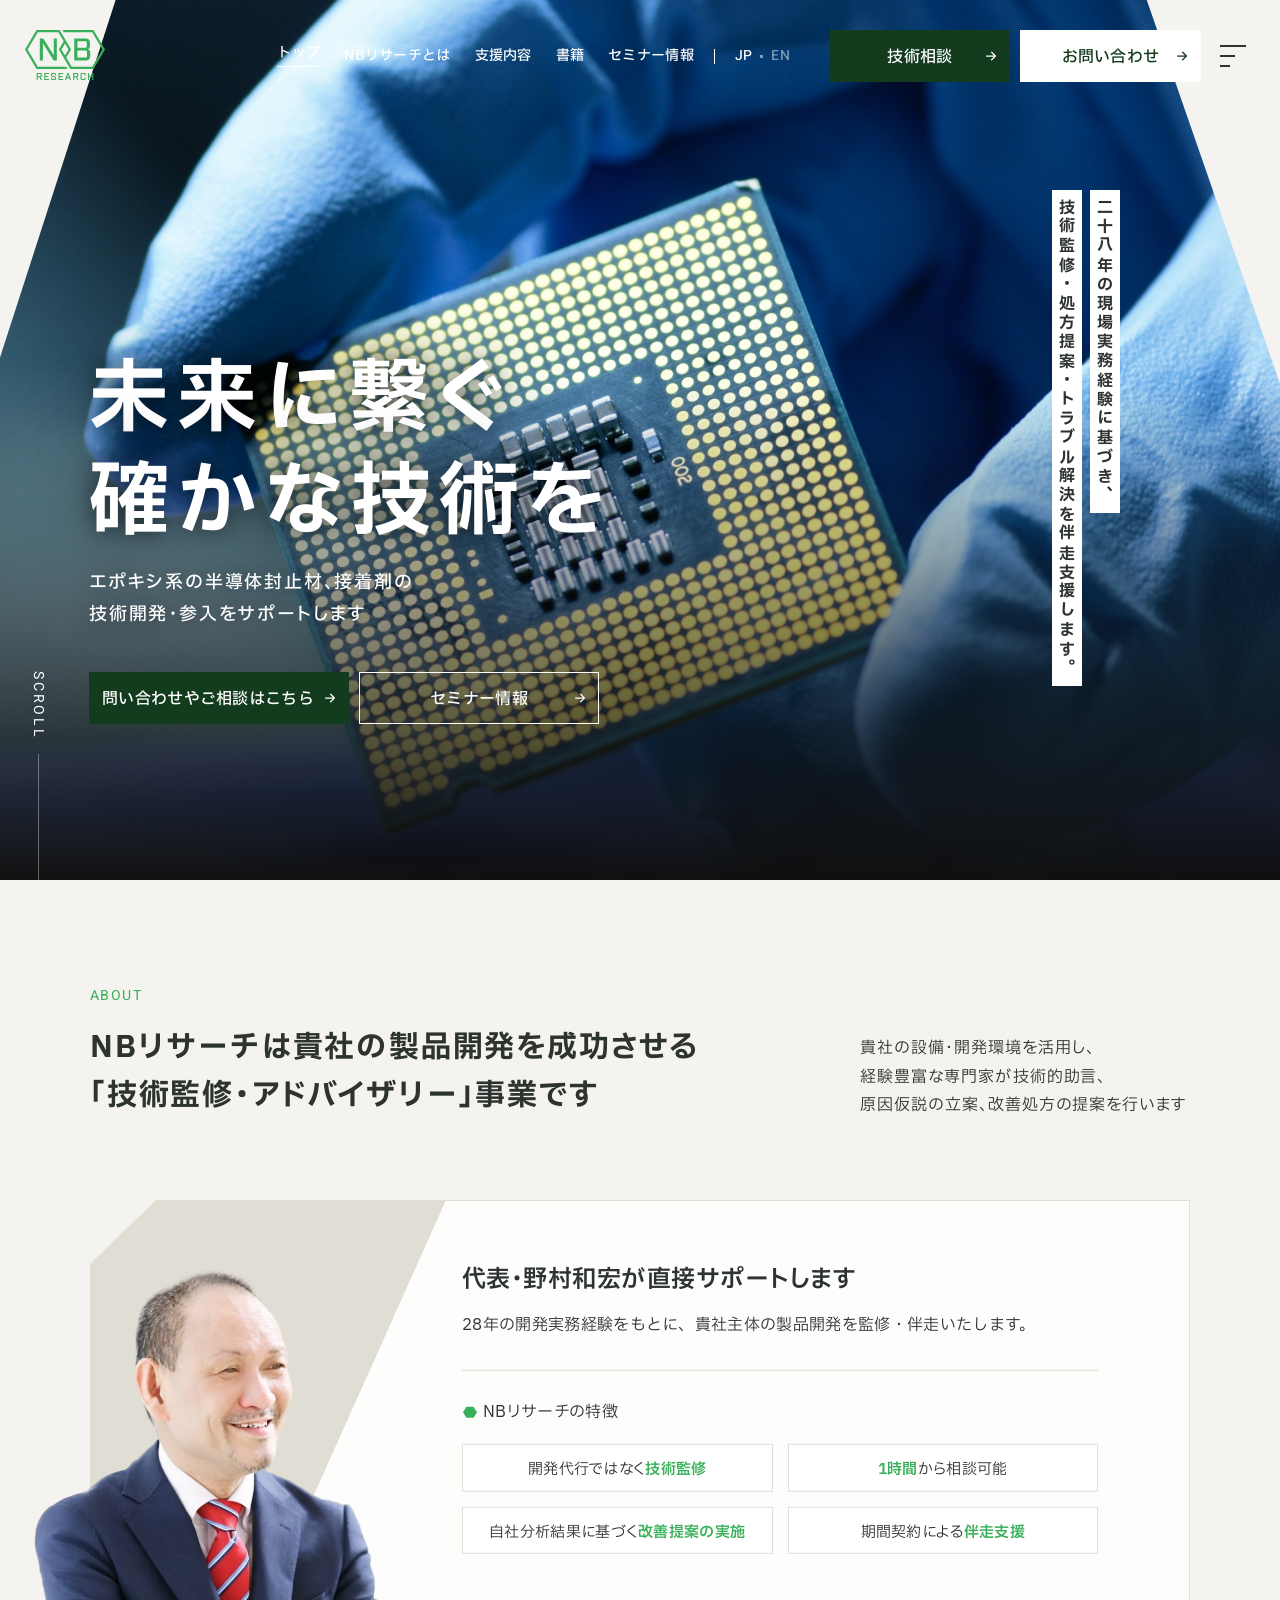
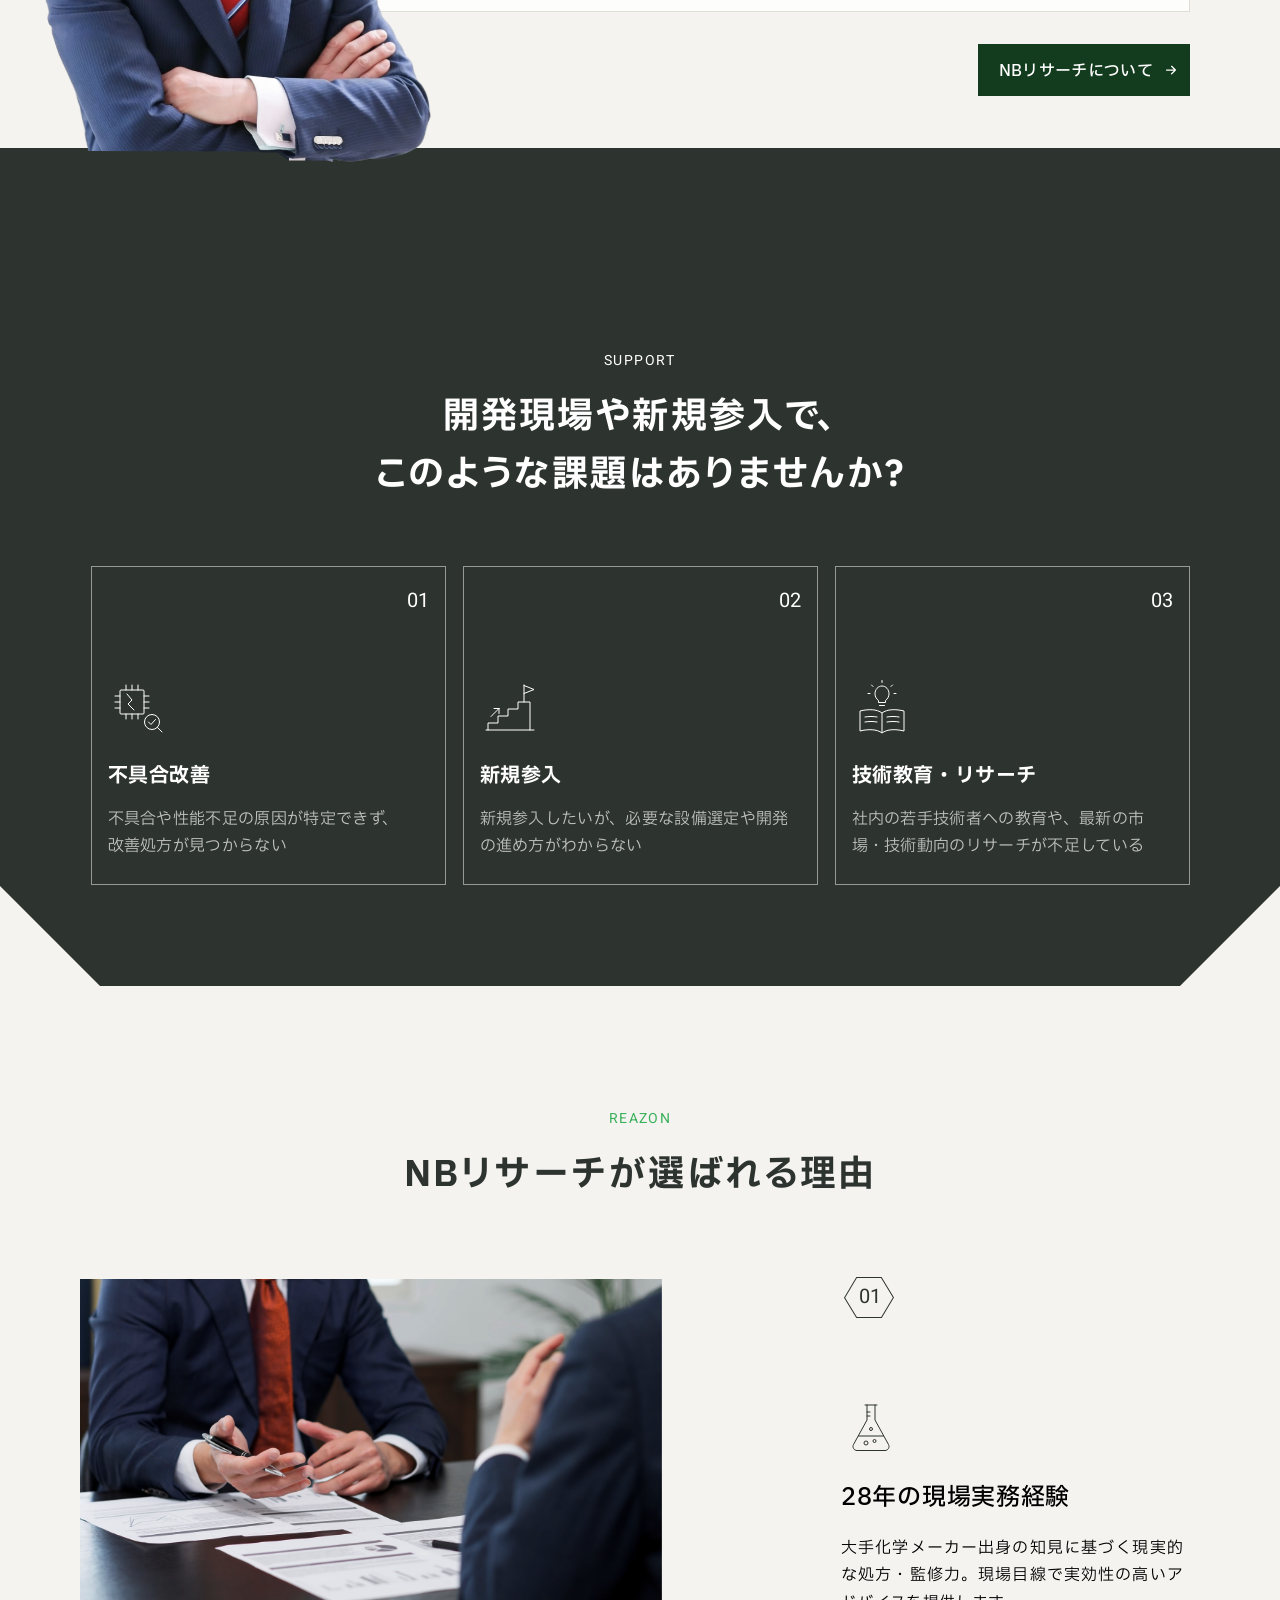
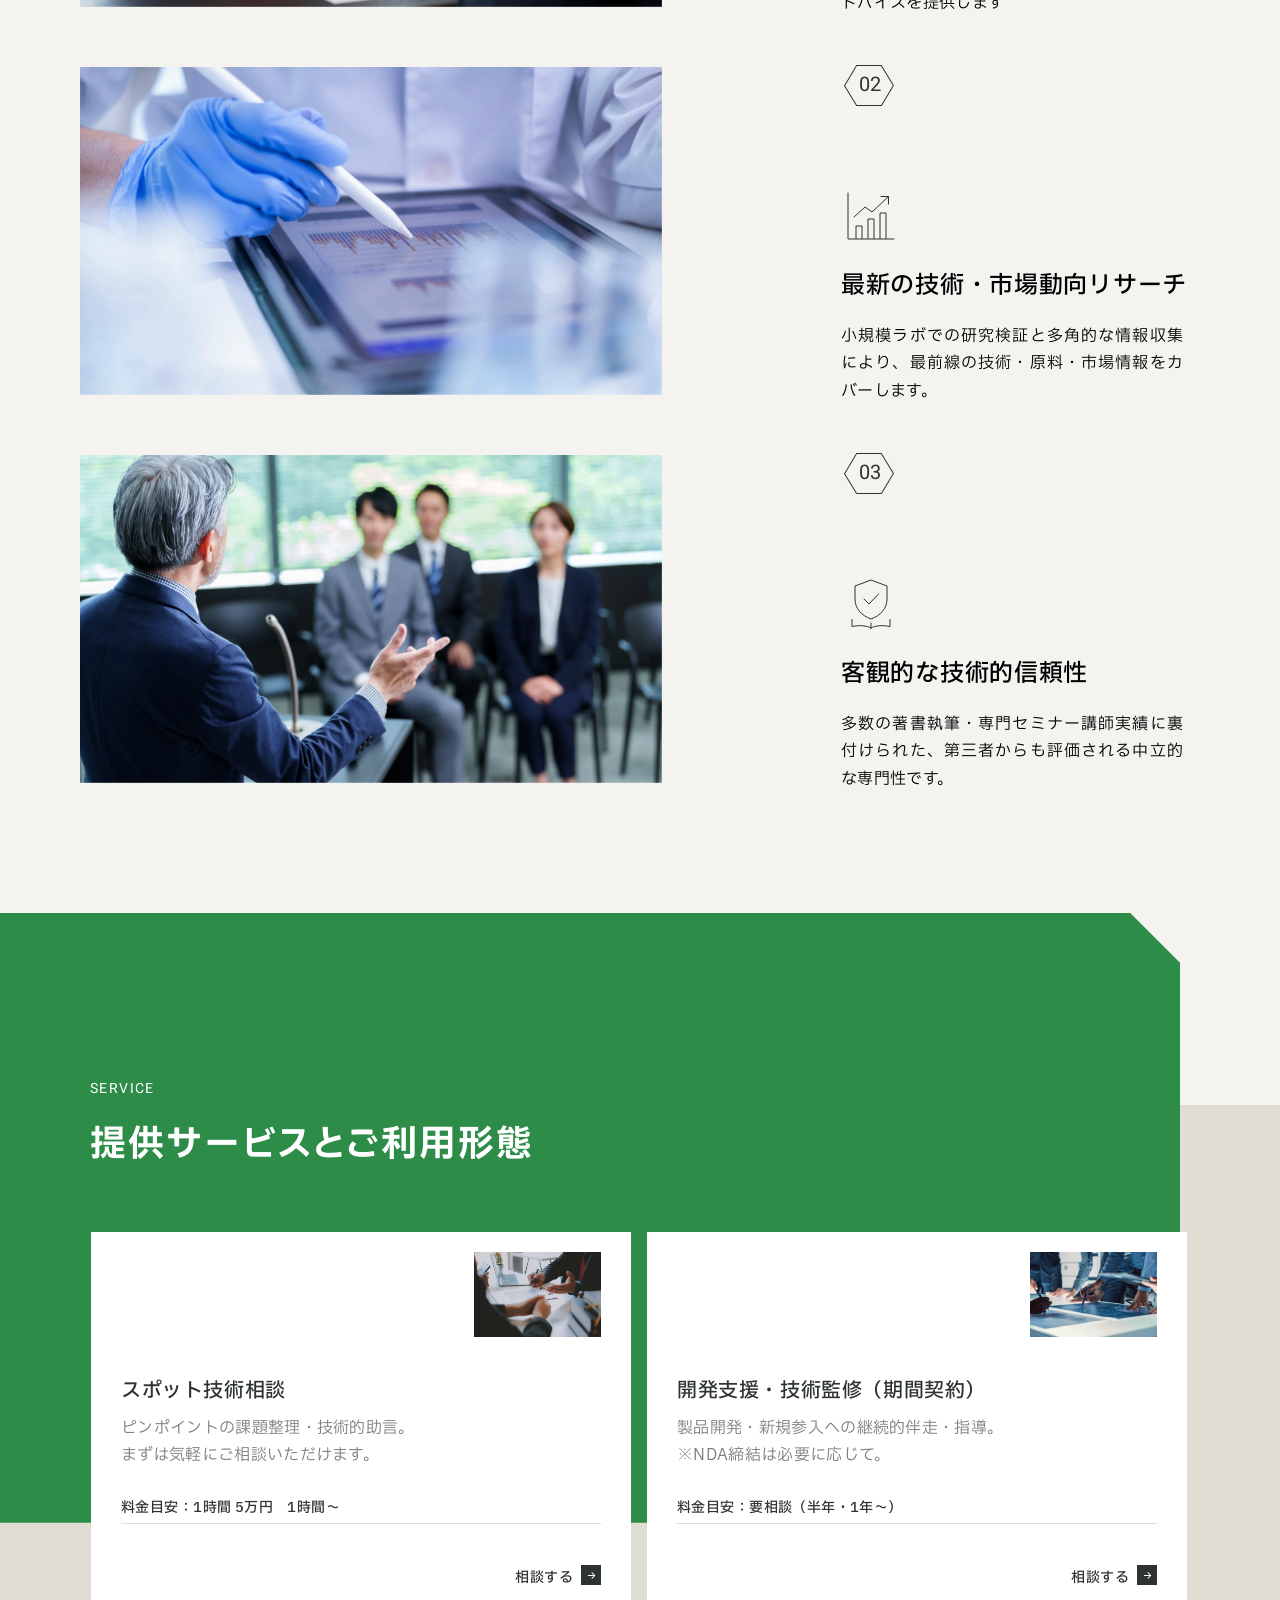
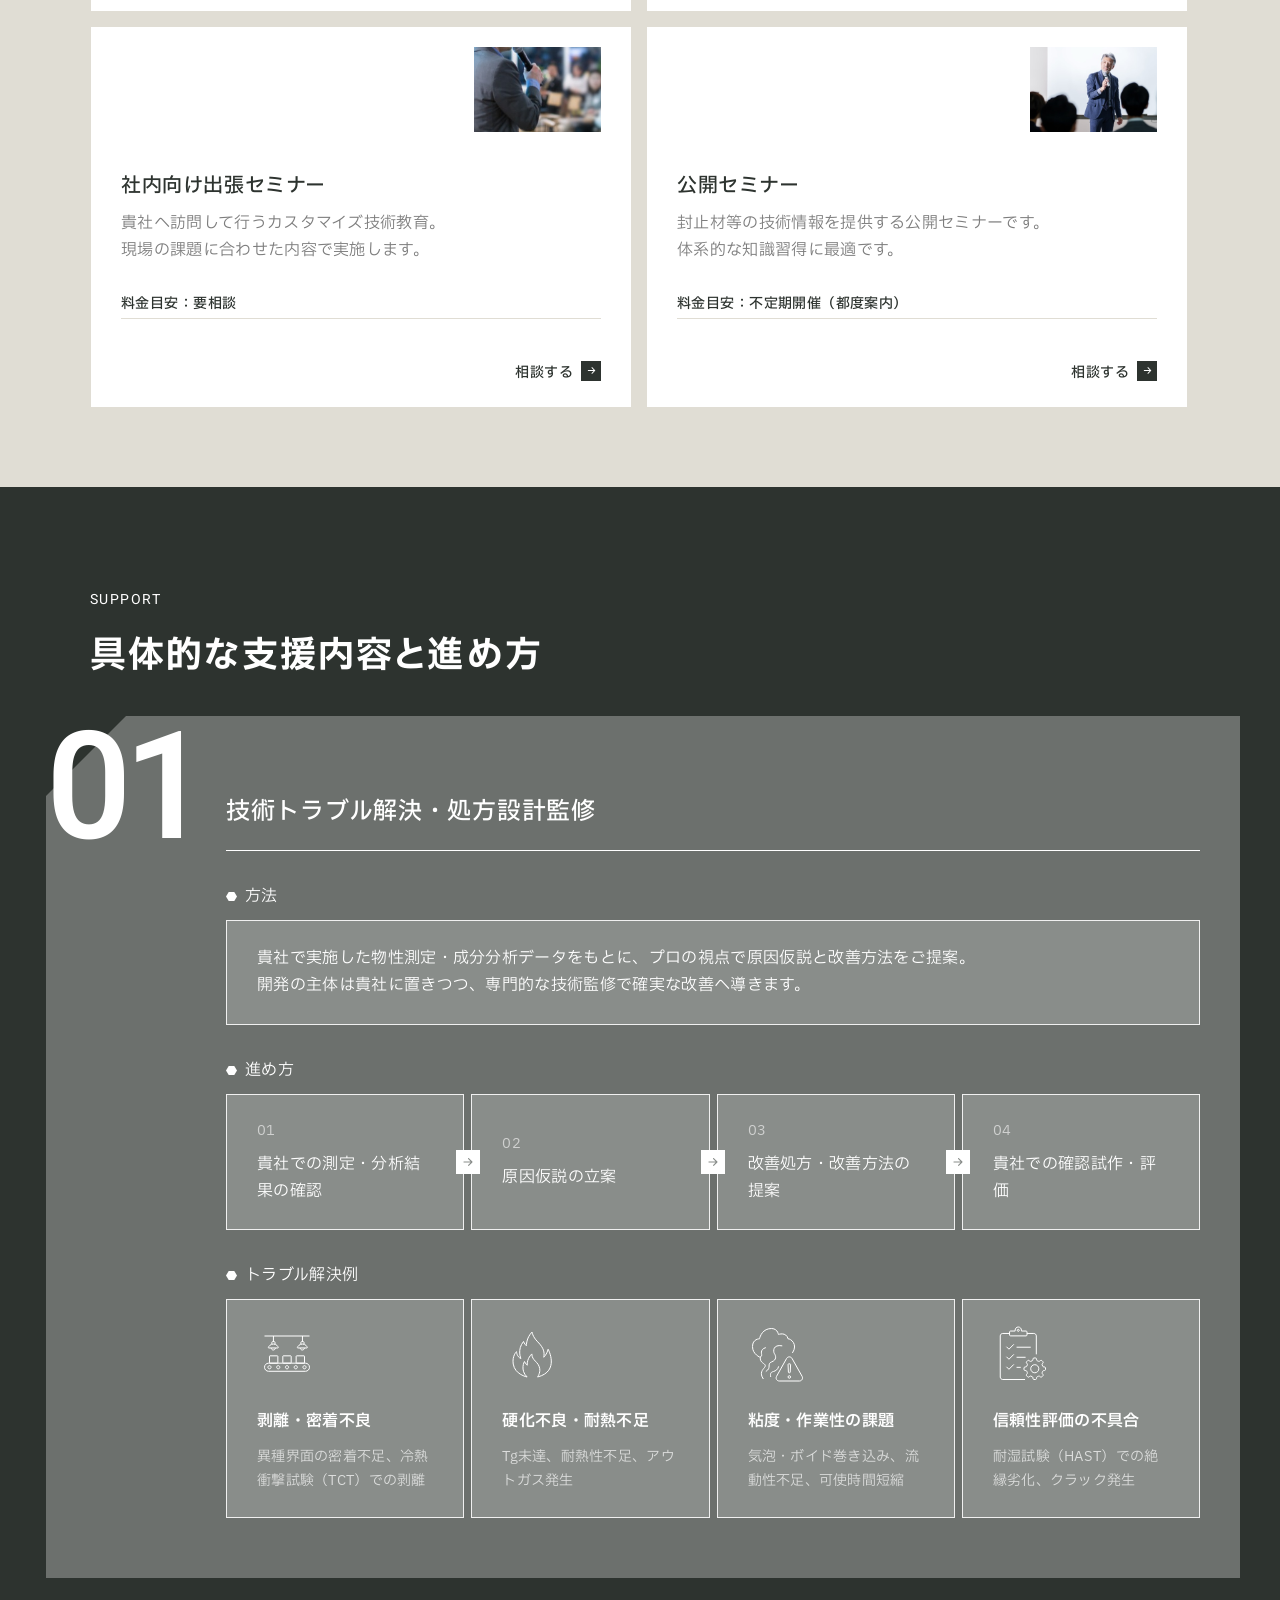
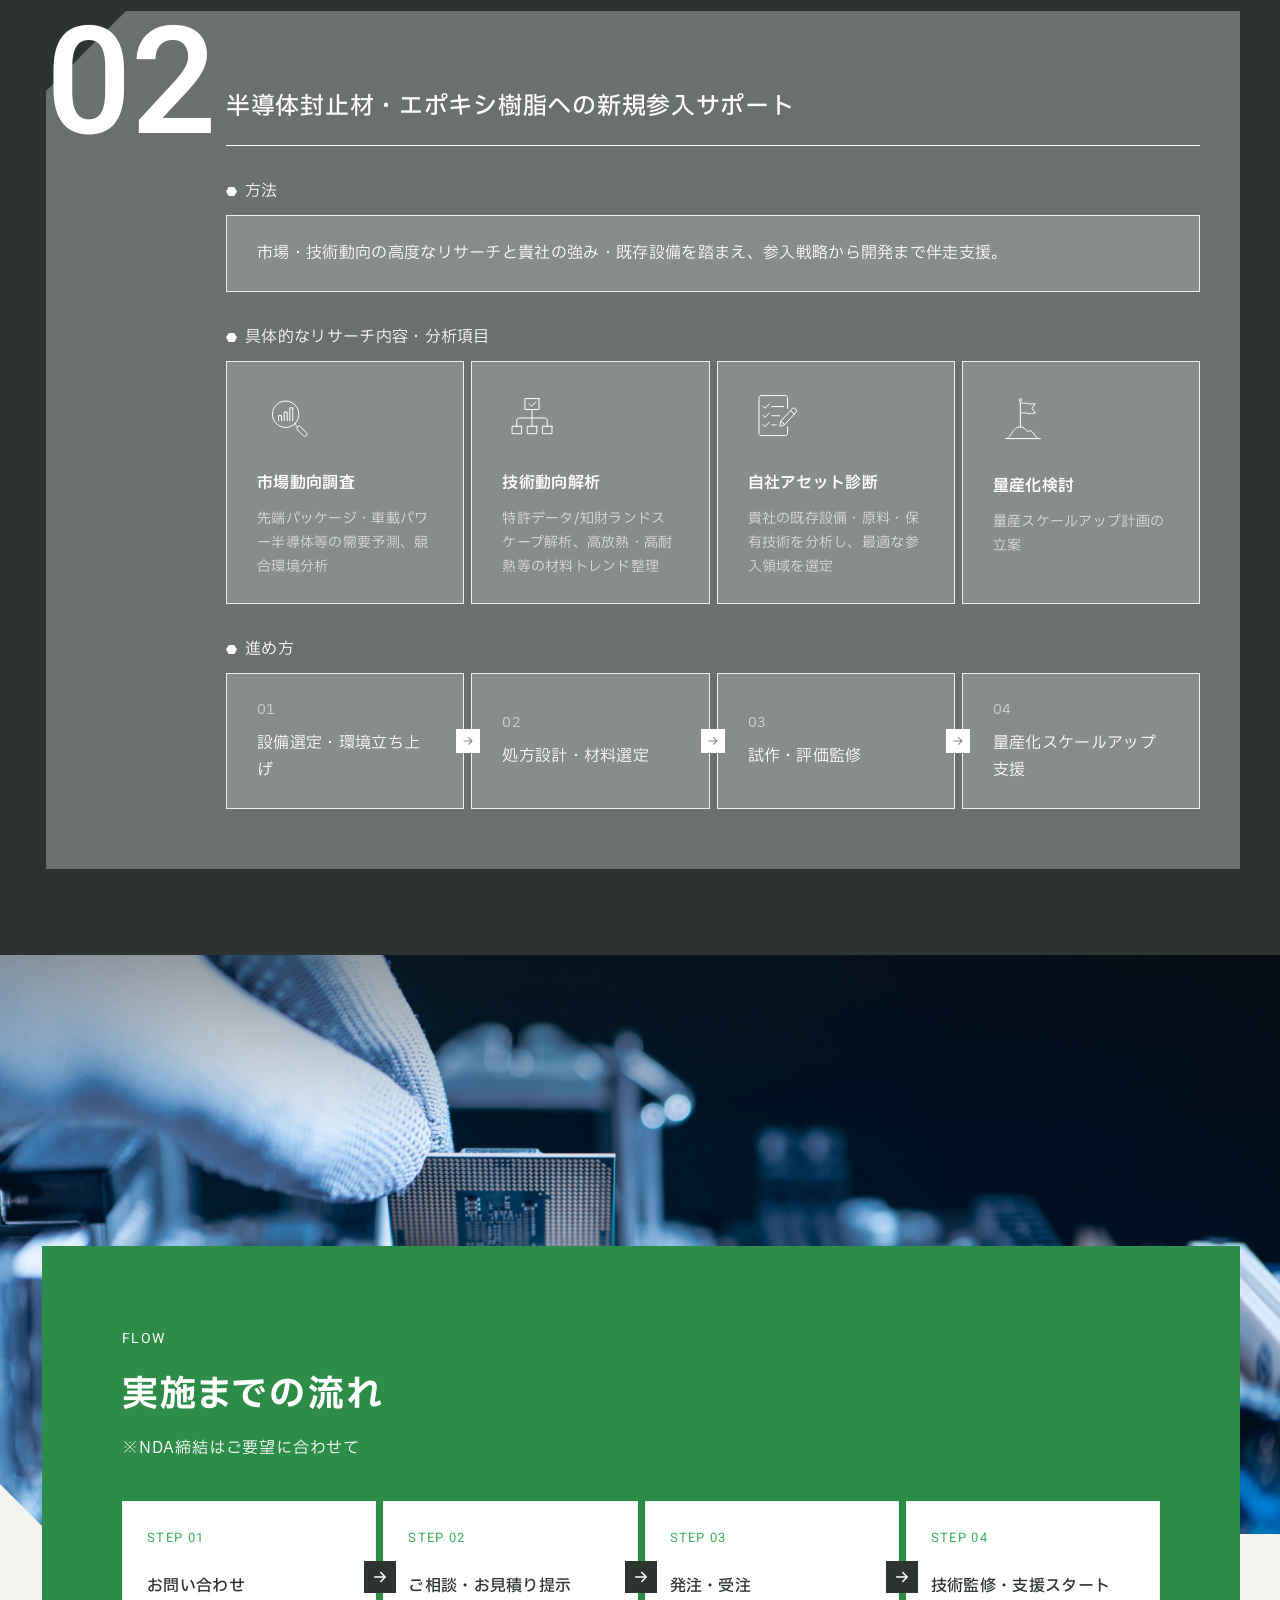
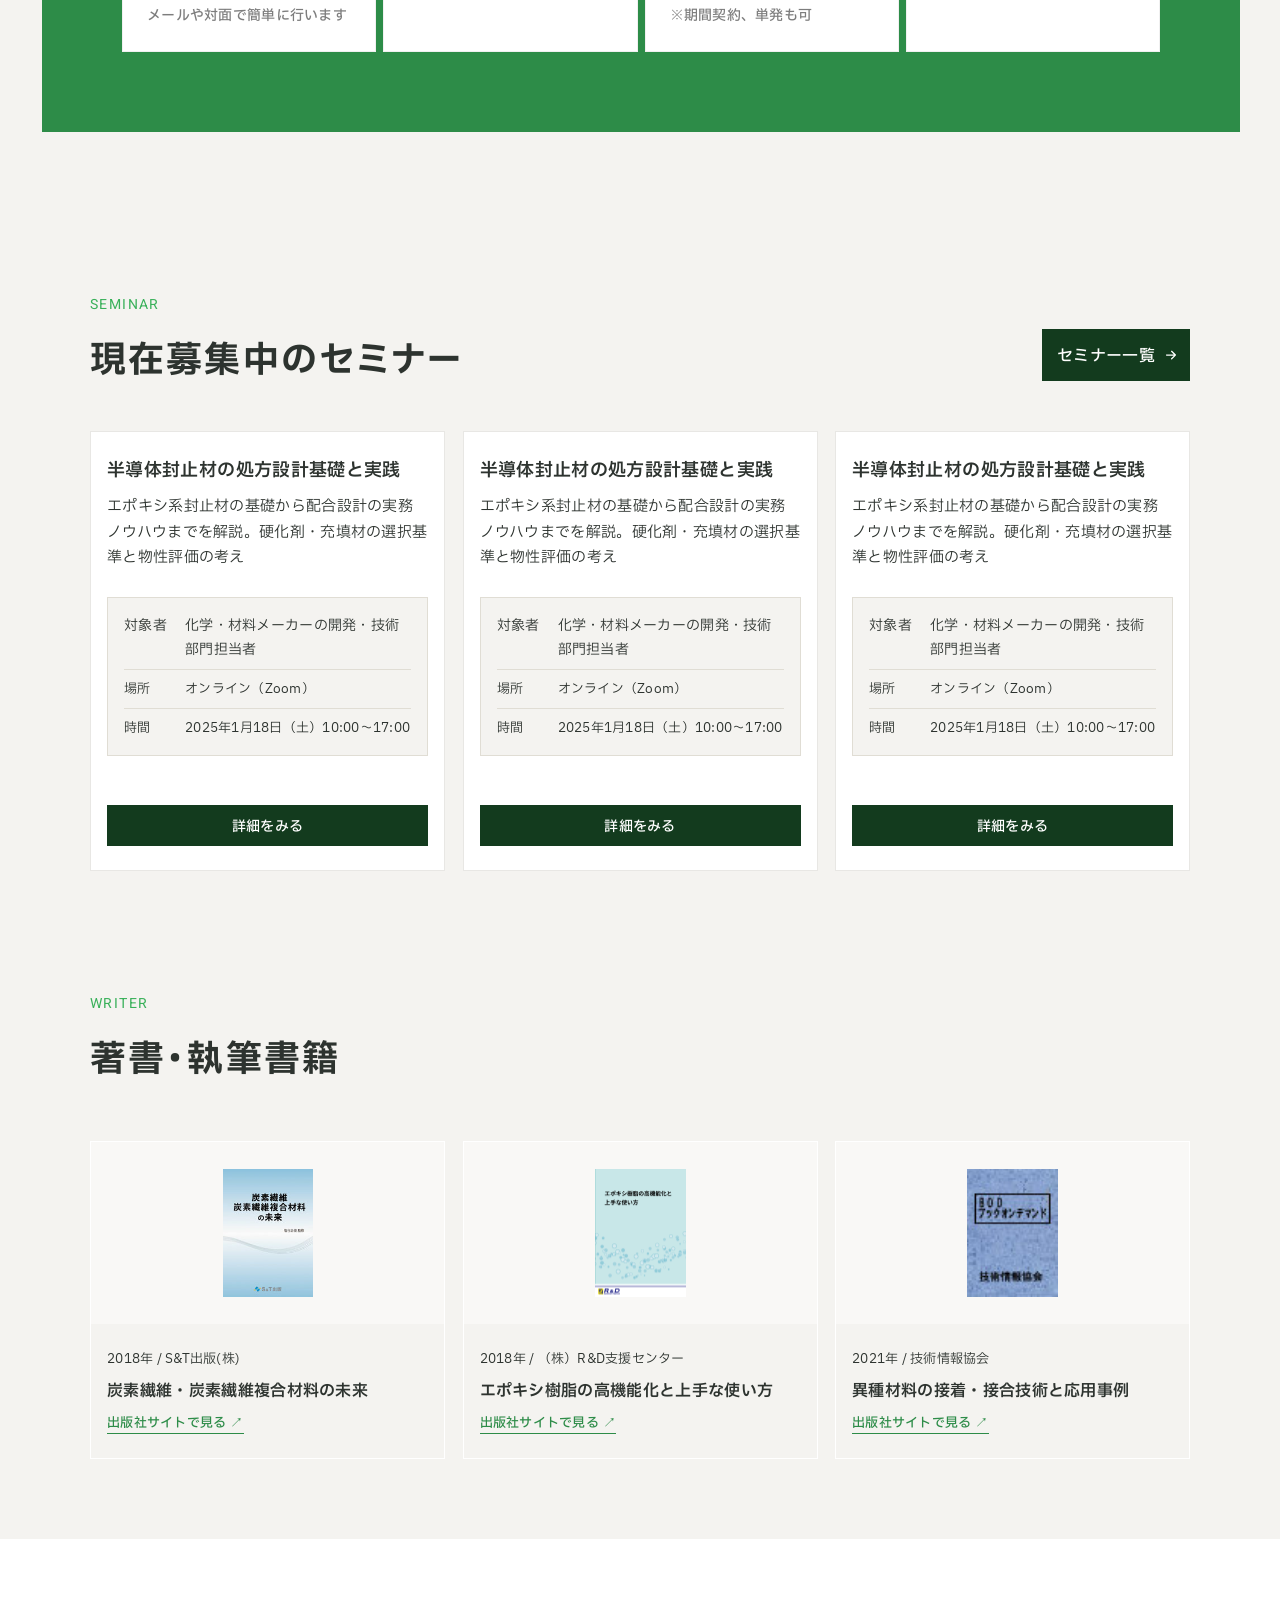
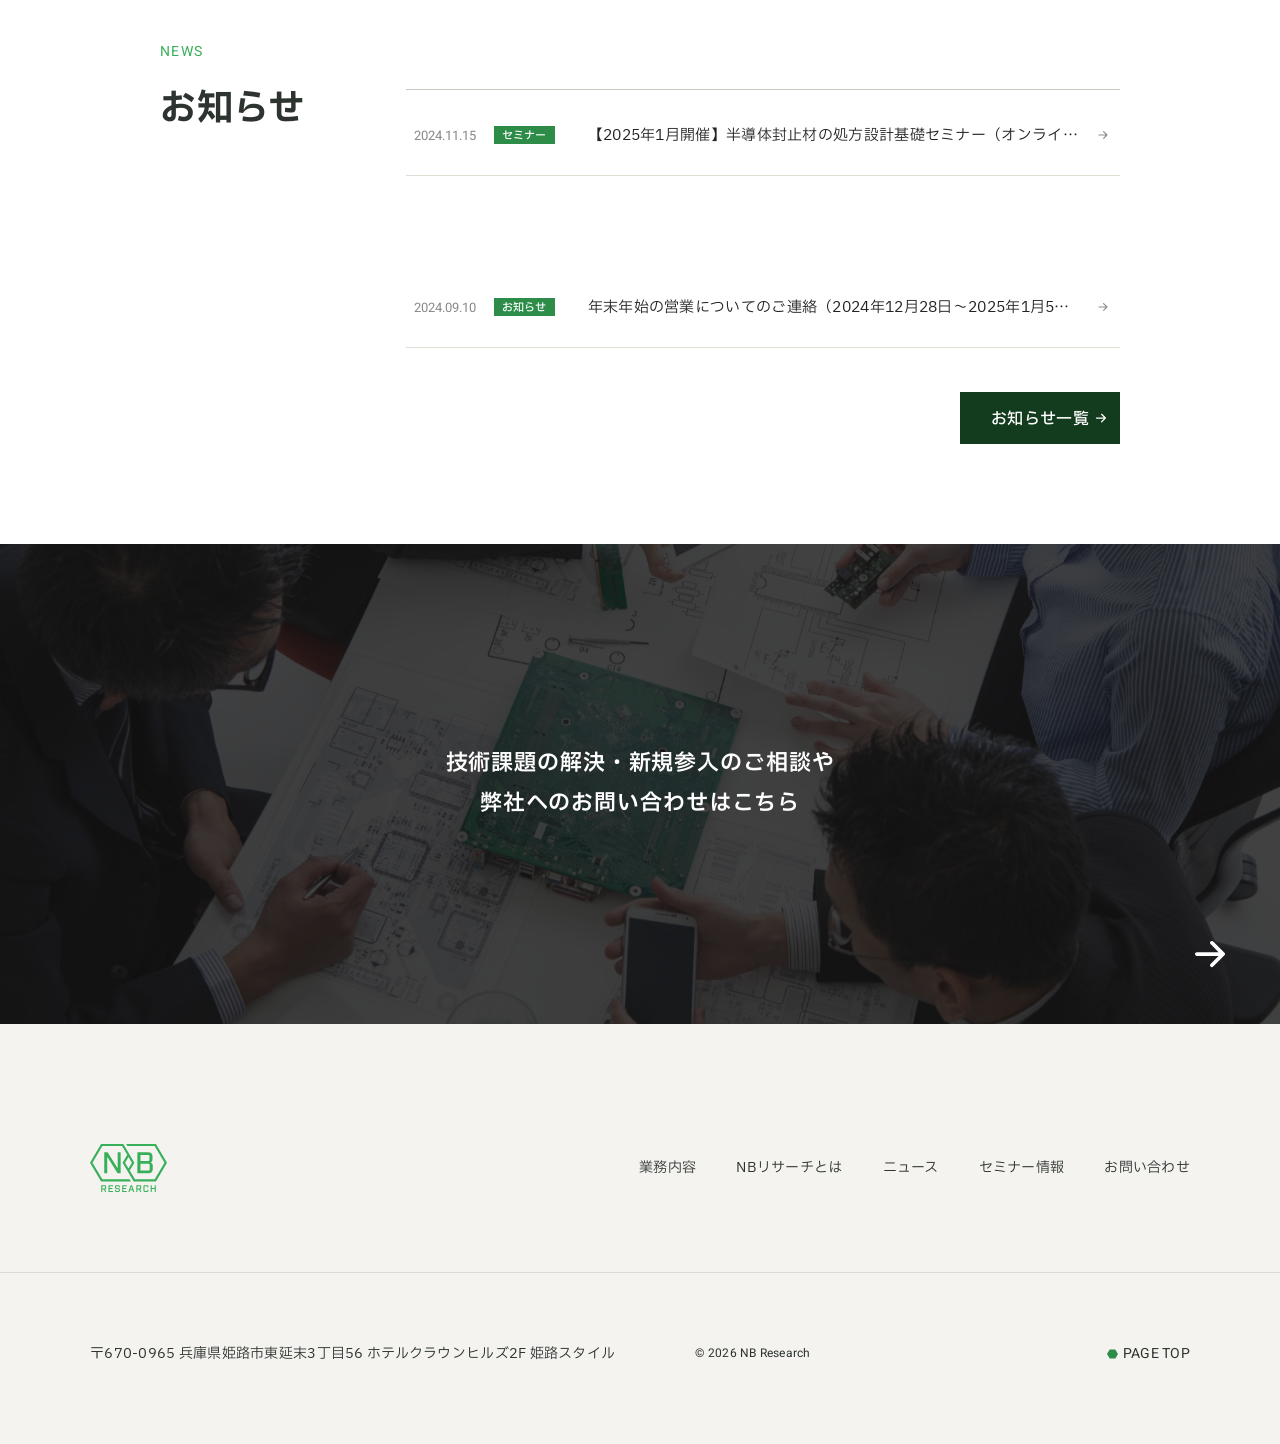
<file: index.html>
<!DOCTYPE html>
<html lang="ja">
<head>
<meta charset="UTF-8">
<meta name="viewport" content="width=device-width, initial-scale=1.0">
<meta name="robots" content="noindex,nofollow">
<meta name="description" content="エポキシ系の半導体封止材、接着剤の技術開発・参入をサポートする技術監修・アドバイザリー事業です。">
<title>接着剤・封止材の技術コンサルタント NBリサーチ</title>
<link rel="preconnect" href="https://fonts.googleapis.com">
<link rel="preconnect" href="https://fonts.gstatic.com" crossorigin>
<link rel="stylesheet" href="https://fonts.googleapis.com/css2?family=Heebo:wght@400;500;600&family=IBM+Plex+Sans+JP:wght@400;500;600;700&display=swap">
<link rel="stylesheet" href="assets/css/reset.css">
<link rel="stylesheet" href="assets/css/top.css">
</head>
<body id="top">

<header class="site-header">
  <a class="site-header__logo" href="#top"><img src="assets/images/logo-header.svg" alt="NB RESEARCH" width="80" height="50"></a>
  <div class="site-header__right">
    <div class="site-header__nav-area">
      <nav class="site-header__nav" aria-label="メインメニュー">
        <a href="#top" aria-current="page">トップ</a>
        <a href="about/">NBリサーチとは</a>
        <a href="service/">支援内容</a>
        <a href="#writer">書籍</a>
        <a href="seminar/">セミナー情報</a>
      </nav>
      <span class="site-header__divider" aria-hidden="true"></span>
      <div class="lang">
        <a class="lang__item is-current" href="#" data-pending aria-current="true">JP</a>
        <span class="lang__dot" aria-hidden="true"></span>
        <a class="lang__item" href="#" data-pending>EN</a>
      </div>
    </div>
    <div class="site-header__actions">
      <a class="btn btn--primary btn--header" href="contact/">技術相談<img class="btn__icon" src="assets/images/icon-arrow-white.svg" alt="" width="20" height="20"></a>
      <a class="btn btn--white btn--header-contact" href="contact/">お問い合わせ<img class="btn__icon" src="assets/images/icon-arrow-green.svg" alt="" width="20" height="20"></a>
      <button class="menu-toggle" type="button" aria-label="メニューを開く" aria-expanded="false" aria-controls="global-menu" data-menu-open>
        <span></span><span></span><span></span>
      </button>
    </div>
  </div>
</header>

<div class="menu" id="global-menu" aria-hidden="true" data-menu>
  <div class="menu__overlay" data-menu-close></div>
  <div class="menu__panel" role="dialog" aria-modal="true" aria-label="メニュー">
    <div class="lang menu__lang">
      <a class="lang__item is-current" href="#" data-pending aria-current="true">JP</a>
      <span class="lang__dot" aria-hidden="true"></span>
      <a class="lang__item" href="#" data-pending>EN</a>
    </div>
    <button class="menu__close" type="button" aria-label="メニューを閉じる" data-menu-close><span></span></button>
    <div class="menu__body">
      <div class="menu__group">
        <a class="menu__large menu__large--top" href="#top" data-menu-link>トップ<img src="assets/images/icon-arrow-menu.svg" alt="" width="32" height="32"></a>
        <nav class="menu__anchors" aria-label="ページ内メニュー">
          <a href="#about" data-menu-link>NBリサーチとは</a>
          <a href="#issues" data-menu-link>現場の課題</a>
          <a href="#reason" data-menu-link>選ばれる理由</a>
          <a href="#support" data-menu-link>支援内容</a>
          <a href="#flow" data-menu-link>契約までの流れ</a>
        </nav>
      </div>
      <hr class="menu__line">
      <nav class="menu__pages" aria-label="下層ページ">
        <a class="menu__large" href="about/">会社情報<img src="assets/images/icon-arrow-menu.svg" alt="" width="32" height="32"></a>
        <a class="menu__large" href="news/">お知らせ<img src="assets/images/icon-arrow-menu.svg" alt="" width="32" height="32"></a>
        <a class="menu__large" href="seminar/">セミナー情報<img src="assets/images/icon-arrow-menu.svg" alt="" width="32" height="32"></a>      </nav>
      <div class="menu__buttons">
        <a class="btn btn--menu btn--menu-white" href="contact/">お問い合わせやご相談はこちら<img class="btn__icon" src="assets/images/icon-arrow-dark.svg" alt="" width="20" height="20"></a>
      </div>
    </div>
  </div>
</div>

<main>
  <section class="hero">
    <div class="hero__visual" aria-hidden="true">
      <img src="assets/images/hero.jpg" alt="" width="1600" height="880">
      <span class="hero__gradient"></span>
    </div>
    <div class="hero__content">
      <h1 class="hero__title"><span>未来に繋ぐ</span><span>確かな技術を</span></h1>
      <p class="hero__lead">エポキシ系の半導体封止材、<br class="u-sp">接着剤の<br class="u-no-sp">技術開発・参入を<br class="u-sp">サポートします</p>
      <div class="hero__buttons">
        <a class="btn btn--primary btn--hero-main" href="contact/">問い合わせやご相談はこちら<img class="btn__icon" src="assets/images/icon-arrow-white.svg" alt="" width="20" height="20"></a>
        <a class="btn btn--outline btn--hero" href="seminar/">セミナー情報<img class="btn__icon" src="assets/images/icon-arrow-white.svg" alt="" width="20" height="20"></a>
      </div>
    </div>
    <div class="hero__vertical">
      <p>技術監修・処方提案・トラブル解決を伴走支援します。</p>
      <p>二十八年の現場実務経験に基づき、</p>
    </div>
    <div class="hero__scroll" aria-hidden="true"><span>SCROLL</span><i></i></div>
  </section>

  <section class="about" id="about">
    <div class="container about__inner">
      <div class="about__head">
        <div class="heading">
          <p class="heading__label">ABOUT</p>
          <h2 class="heading__title heading__title--30">NBリサーチは貴社の製品開発を成功させる<br>「技術監修・アドバイザリー」事業です</h2>
        </div>
        <p class="about__lead">貴社の設備・開発環境を活用し、<br>経験豊富な専門家が技術的助言、<br>原因仮説の立案、改善処方の提案を行います</p>
      </div>
      <div class="about__body">
        <div class="about__card">
          <img class="about__card-bg" src="assets/images/about-bg.svg" alt="" width="356" height="412">
          <img class="about__card-corner" src="assets/images/about-corner.svg" alt="" width="66" height="64">
          <img class="about__card-bg-sp" src="assets/images/about-bg-sp.svg" alt="" width="147" height="170">
          <div class="about__card-content">
            <div class="about__intro">
              <div class="about__photo"><img src="assets/images/about-photo.jpg" alt="代表 野村和宏" width="1380" height="1224" loading="lazy"></div>
              <div class="about__message">
                <h3>代表・野村和宏が<br class="u-tab">直接サポートします</h3>
                <p>28年の開発実務経験をもとに、貴社主体の製品開発を監修・伴走いたします。</p>
              </div>
            </div>
            <span class="about__line"></span>
            <div class="about__features">
              <p class="about__features-head"><img src="assets/images/icon-dot.svg" alt="" width="16" height="16">NBリサーチの特徴</p>
              <ul class="about__labels">
                <li>開発代行ではなく<b>技術監修</b></li>
                <li><b>1時間</b>から相談可能</li>
                <li>自社分析結果に基づく<b>改善提案の実施</b></li>
                <li>期間契約による<b>伴走支援</b></li>
              </ul>
            </div>
          </div>
        </div>
        <a class="btn btn--primary btn--about" href="about/">NBリサーチについて<img class="btn__icon" src="assets/images/icon-arrow-white.svg" alt="" width="20" height="20"></a>
      </div>
      <div class="about__portrait"><img src="assets/images/selfportrait.png" alt="代表 野村和宏" width="540" height="531"></div>
    </div>
  </section>

  <section class="issues" id="issues">
    <img class="issues__corner issues__corner--l" src="assets/images/challenge-corner-l.svg" alt="" width="100" height="100">
    <img class="issues__corner issues__corner--r" src="assets/images/challenge-corner-r.svg" alt="" width="100" height="100">
    <div class="heading heading--center heading--white">
      <p class="heading__label">SUPPORT</p>
      <h2 class="heading__title">開発現場や新規参入で、<br>このような課題は<br class="u-sp">ありませんか？</h2>
    </div>
    <ul class="issues__list">
      <li class="issue-card">
        <span class="issue-card__num">01</span>
        <img class="issue-card__icon" src="assets/images/issue-icon01.svg" alt="" width="60" height="60">
        <div>
          <h3>不具合改善</h3>
          <p>不具合や性能不足の原因が特定できず、<br>改善処方が見つからない</p>
        </div>
      </li>
      <li class="issue-card">
        <span class="issue-card__num">02</span>
        <img class="issue-card__icon" src="assets/images/issue-icon02.svg" alt="" width="60" height="60">
        <div>
          <h3>新規参入</h3>
          <p>新規参入したいが、必要な設備選定や開発の進め方がわからない</p>
        </div>
      </li>
      <li class="issue-card">
        <span class="issue-card__num">03</span>
        <img class="issue-card__icon" src="assets/images/issue-icon03.svg" alt="" width="60" height="60">
        <div>
          <h3>技術教育・リサーチ</h3>
          <p>社内の若手技術者への教育や、最新の市場・技術動向のリサーチが不足している</p>
        </div>
      </li>
    </ul>
  </section>

  <section class="reason" id="reason">
    <div class="heading heading--center">
      <p class="heading__label">REAZON</p>
      <h2 class="heading__title">NBリサーチが<br class="u-sp">選ばれる理由</h2>
    </div>
    <div class="reason__list">
      <article class="reason-block">
        <div class="reason-block__image"><img src="assets/images/reason-01.jpg" alt="資料を前に打ち合わせをする様子" width="752" height="424" loading="lazy"></div>
        <div class="reason-block__content">
          <span class="hex"><img src="assets/images/hex.svg" alt="" width="50" height="41"><b>01</b></span>
          <img class="reason-block__icon" src="assets/images/reason-icon01.svg" alt="" width="60" height="60">
          <div>
            <h3>28年の現場実務経験</h3>
            <p>大手化学メーカー出身の知見に基づく現実的な処方・監修力。現場目線で実効性の高いアドバイスを提供します</p>
          </div>
        </div>
      </article>
      <article class="reason-block">
        <div class="reason-block__image"><img src="assets/images/reason-02.jpg" alt="タブレットで分析データを確認する様子" width="752" height="424" loading="lazy"></div>
        <div class="reason-block__content">
          <span class="hex"><img src="assets/images/hex.svg" alt="" width="50" height="41"><b>02</b></span>
          <img class="reason-block__icon" src="assets/images/reason-icon02.svg" alt="" width="60" height="60">
          <div>
            <h3>最新の技術・市場動向リサーチ</h3>
            <p>小規模ラボでの研究検証と多角的な情報収集により、最前線の技術・原料・市場情報をカバーします。</p>
          </div>
        </div>
      </article>
      <article class="reason-block">
        <div class="reason-block__image"><img src="assets/images/reason-03.jpg" alt="セミナーで講師が説明する様子" width="752" height="424" loading="lazy"></div>
        <div class="reason-block__content">
          <span class="hex"><img src="assets/images/hex.svg" alt="" width="50" height="41"><b>03</b></span>
          <img class="reason-block__icon" src="assets/images/reason-icon03.svg" alt="" width="60" height="60">
          <div>
            <h3>客観的な技術的信頼性</h3>
            <p>多数の著書執筆・専門セミナー講師実績に裏付けられた、第三者からも評価される中立的な専門性です。</p>
          </div>
        </div>
      </article>
    </div>
  </section>

  <section class="service" id="service">
    <div class="service__green" aria-hidden="true"></div>
    <div class="container service__inner">
      <div class="heading heading--white">
        <p class="heading__label">SERVICE</p>
        <h2 class="heading__title">提供サービスと<br class="u-sp">ご利用形態</h2>
      </div>
      <ul class="service__list">
        <li class="service-card">
          <div class="service-card__image"><img src="assets/images/service-01.jpg" alt="" width="127" height="85" loading="lazy"></div>
          <div class="service-card__text">
            <h3>スポット技術相談</h3>
            <p>ピンポイントの課題整理・技術的助言。<br>まずは気軽にご相談いただけます。</p>
          </div>
          <p class="service-card__price">料金目安：1時間 5万円　1時間〜</p>
          <a class="service-card__link" href="contact/"><em>相談する</em><i><img src="assets/images/icon-arrow-short.svg" alt="" width="15" height="15"></i></a>
        </li>
        <li class="service-card">
          <div class="service-card__image"><img src="assets/images/service-02.jpg" alt="" width="127" height="85" loading="lazy"></div>
          <div class="service-card__text">
            <h3>開発支援・技術監修（期間契約）</h3>
            <p>製品開発・新規参入への継続的伴走・指導。<br>※NDA締結は必要に応じて。</p>
          </div>
          <p class="service-card__price">料金目安：要相談（半年・1年〜）</p>
          <a class="service-card__link" href="contact/"><em>相談する</em><i><img src="assets/images/icon-arrow-short.svg" alt="" width="15" height="15"></i></a>
        </li>
        <li class="service-card">
          <div class="service-card__image"><img src="assets/images/service-03.jpg" alt="" width="127" height="85" loading="lazy"></div>
          <div class="service-card__text">
            <h3>社内向け出張セミナー</h3>
            <p>貴社へ訪問して行うカスタマイズ技術教育。<br>現場の課題に合わせた内容で実施します。</p>
          </div>
          <p class="service-card__price">料金目安：要相談</p>
          <a class="service-card__link" href="contact/"><em>相談する</em><i><img src="assets/images/icon-arrow-short.svg" alt="" width="15" height="15"></i></a>
        </li>
        <li class="service-card">
          <div class="service-card__image service-card__image--crop"><img src="assets/images/service-04.jpg" alt="" width="167" height="111" loading="lazy"></div>
          <div class="service-card__text">
            <h3>公開セミナー</h3>
            <p>封止材等の技術情報を提供する公開セミナーです。<br>体系的な知識習得に最適です。</p>
          </div>
          <p class="service-card__price">料金目安：不定期開催（都度案内）</p>
          <a class="service-card__link" href="contact/"><em>相談する</em><i><img src="assets/images/icon-arrow-short.svg" alt="" width="15" height="15"></i></a>
        </li>
      </ul>
    </div>
  </section>

  <section class="support" id="support">
    <div class="container">
      <div class="heading heading--white">
        <p class="heading__label">SUPPORT</p>
        <h2 class="heading__title">具体的な支援内容と<br class="u-sp">進め方</h2>
      </div>
    </div>
    <div class="support__list">
      <article class="support-block">
        <span class="support-block__corner"><img src="assets/images/support-corner.svg" alt="" width="80" height="80"></span>
        <span class="support-block__num support-block__num--tight">01</span>
        <div class="support-block__inner">
          <h3 class="support-block__title">技術トラブル解決・処方設計監修</h3>
          <div class="support-block__sections">
            <section>
              <h4 class="support-head"><img src="assets/images/icon-bullet.svg" alt="" width="11" height="9">方法</h4>
              <p class="support-box">貴社で実施した物性測定・成分分析データをもとに、プロの視点で原因仮説と改善方法をご提案。<br>開発の主体は貴社に置きつつ、専門的な技術監修で確実な改善へ導きます。</p>
            </section>
            <section>
              <h4 class="support-head"><img src="assets/images/icon-bullet.svg" alt="" width="11" height="9">進め方</h4>
              <ol class="support-steps">
                <li class="support-box support-step"><span>01</span><p>貴社での測定・分析結果の確認</p><i class="step-arrow"><img src="assets/images/icon-step.svg" alt="" width="18" height="18"></i></li>
                <li class="support-box support-step"><span>02</span><p>原因仮説の立案</p><i class="step-arrow"><img src="assets/images/icon-step.svg" alt="" width="18" height="18"></i></li>
                <li class="support-box support-step"><span>03</span><p>改善処方・改善方法の提案</p><i class="step-arrow"><img src="assets/images/icon-step.svg" alt="" width="18" height="18"></i></li>
                <li class="support-box support-step"><span>04</span><p>貴社での確認試作・評価</p></li>
              </ol>
            </section>
            <section>
              <h4 class="support-head"><img src="assets/images/icon-bullet.svg" alt="" width="11" height="9">トラブル解決例</h4>
              <ul class="support-cases">
                <li class="support-box support-case"><img src="assets/images/support1-icon01.svg" alt="" width="60" height="60" loading="lazy"><div><h5>剥離・密着不良</h5><p>異種界面の密着不足、冷熱衝撃試験（TCT）での剥離</p></div></li>
                <li class="support-box support-case"><img src="assets/images/support1-icon02.svg" alt="" width="60" height="60" loading="lazy"><div><h5>硬化不良・耐熱不足</h5><p>Tg未達、耐熱性不足、アウトガス発生</p></div></li>
                <li class="support-box support-case"><img src="assets/images/support1-icon03.svg" alt="" width="60" height="60" loading="lazy"><div><h5>粘度・作業性の課題</h5><p>気泡・ボイド巻き込み、流動性不足、可使時間短縮</p></div></li>
                <li class="support-box support-case"><img src="assets/images/support1-icon04.svg" alt="" width="60" height="60" loading="lazy"><div><h5>信頼性評価の不具合</h5><p>耐湿試験（HAST）での絶縁劣化、クラック発生</p></div></li>
              </ul>
            </section>
          </div>
        </div>
      </article>
      <article class="support-block">
        <span class="support-block__corner"><img src="assets/images/support-corner.svg" alt="" width="80" height="80"></span>
        <span class="support-block__num">02</span>
        <div class="support-block__inner">
          <h3 class="support-block__title">半導体封止材・エポキシ樹脂への新規参入サポート</h3>
          <div class="support-block__sections">
            <section>
              <h4 class="support-head"><img src="assets/images/icon-bullet.svg" alt="" width="11" height="9">方法</h4>
              <p class="support-box">市場・技術動向の高度なリサーチと貴社の強み・既存設備を踏まえ、参入戦略から開発まで伴走支援。</p>
            </section>
            <section>
              <h4 class="support-head"><img src="assets/images/icon-bullet.svg" alt="" width="11" height="9">具体的なリサーチ内容・分析項目</h4>
              <ul class="support-cases">
                <li class="support-box support-case"><img src="assets/images/support2-icon01.svg" alt="" width="60" height="60" loading="lazy"><div><h5>市場動向調査</h5><p>先端パッケージ・車載パワー半導体等の需要予測、競合環境分析</p></div></li>
                <li class="support-box support-case"><img src="assets/images/support2-icon02.svg" alt="" width="60" height="60" loading="lazy"><div><h5>技術動向解析</h5><p>特許データ/知財ランドスケープ解析、高放熱・高耐熱等の材料トレンド整理</p></div></li>
                <li class="support-box support-case"><img src="assets/images/support2-icon03.svg" alt="" width="60" height="60" loading="lazy"><div><h5>自社アセット診断</h5><p>貴社の既存設備・原料・保有技術を分析し、最適な参入領域を選定</p></div></li>
                <li class="support-box support-case support-case--fixed"><img src="assets/images/support2-icon04.svg" alt="" width="60" height="60" loading="lazy"><div><h5>量産化検討</h5><p>量産スケールアップ計画の立案</p></div></li>
              </ul>
            </section>
            <section>
              <h4 class="support-head"><img src="assets/images/icon-bullet.svg" alt="" width="11" height="9">進め方</h4>
              <ol class="support-steps">
                <li class="support-box support-step"><span>01</span><p>設備選定・環境立ち上げ</p><i class="step-arrow"><img src="assets/images/icon-step.svg" alt="" width="18" height="18"></i></li>
                <li class="support-box support-step"><span>02</span><p>処方設計・材料選定</p><i class="step-arrow"><img src="assets/images/icon-step.svg" alt="" width="18" height="18"></i></li>
                <li class="support-box support-step"><span>03</span><p>試作・評価監修</p><i class="step-arrow"><img src="assets/images/icon-step.svg" alt="" width="18" height="18"></i></li>
                <li class="support-box support-step"><span>04</span><p>量産化スケールアップ支援</p></li>
              </ol>
            </section>
          </div>
        </div>
      </article>
    </div>
  </section>

  <section class="flow" id="flow">
    <div class="flow__image">
      <img src="assets/images/flow.jpg" alt="半導体チップを扱う様子" width="1600" height="579" loading="lazy">
      <span class="flow__gradient"></span>
      <img class="flow__corner" src="assets/images/flow-corner.svg" alt="" width="50" height="50">
    </div>
    <div class="flow__box">
      <div class="flow__head heading--white">
        <div class="heading heading--white">
          <p class="heading__label">FLOW</p>
          <h2 class="heading__title">実施までの流れ</h2>
        </div>
        <p class="flow__note">※NDA締結はご要望に合わせて</p>
      </div>
      <ol class="flow__steps">
        <li class="flow-step"><span>STEP 01</span><p>お問い合わせ</p><small>メールや対面で簡単に行います</small><i class="flow-step__arrow"><img src="assets/images/icon-arrow-flow.svg" alt="" width="24" height="24"></i></li>
        <li class="flow-step"><span>STEP 02</span><p>ご相談・お見積り提示</p><i class="flow-step__arrow"><img src="assets/images/icon-arrow-flow.svg" alt="" width="24" height="24"></i></li>
        <li class="flow-step"><span>STEP 03</span><p>発注・受注</p><small>※期間契約、単発も可</small><i class="flow-step__arrow"><img src="assets/images/icon-arrow-flow.svg" alt="" width="24" height="24"></i></li>
        <li class="flow-step"><span>STEP 04</span><p>技術監修・支援スタート</p></li>
      </ol>
    </div>
  </section>

  <section class="seminar" id="seminar">
    <div class="container">
      <div class="section-head">
        <div class="heading">
          <p class="heading__label">SEMINAR</p>
          <h2 class="heading__title">現在募集中のセミナー</h2>
        </div>
        <a class="btn btn--primary btn--list" href="seminar/">セミナー一覧<img class="btn__icon" src="assets/images/icon-arrow-white.svg" alt="" width="20" height="20"></a>
      </div>
      <ul class="seminar__list">
        <li class="seminar-card">
          <div class="seminar-card__text">
            <h3>半導体封止材の処方設計基礎と実践</h3>
            <p>エポキシ系封止材の基礎から配合設計の実務ノウハウまでを解説。硬化剤・充填材の選択基準と物性評価の考え</p>
          </div>
          <dl class="seminar-card__table">
            <div class="is-large"><dt>対象者</dt><dd>化学・材料メーカーの開発・技術部門担当者</dd></div>
            <div><dt>場所</dt><dd>オンライン（Zoom）</dd></div>
            <div><dt>時間</dt><dd>2025年1月18日（土）10:00〜17:00</dd></div>
          </dl>
          <a class="btn btn--primary btn--card" href="seminar/">詳細をみる</a>
        </li>
        <li class="seminar-card">
          <div class="seminar-card__text">
            <h3>半導体封止材の処方設計基礎と実践</h3>
            <p>エポキシ系封止材の基礎から配合設計の実務ノウハウまでを解説。硬化剤・充填材の選択基準と物性評価の考え</p>
          </div>
          <dl class="seminar-card__table">
            <div class="is-large"><dt>対象者</dt><dd>化学・材料メーカーの開発・技術部門担当者</dd></div>
            <div><dt>場所</dt><dd>オンライン（Zoom）</dd></div>
            <div><dt>時間</dt><dd>2025年1月18日（土）10:00〜17:00</dd></div>
          </dl>
          <a class="btn btn--primary btn--card" href="seminar/">詳細をみる</a>
        </li>
        <li class="seminar-card">
          <div class="seminar-card__text">
            <h3>半導体封止材の処方設計基礎と実践</h3>
            <p>エポキシ系封止材の基礎から配合設計の実務ノウハウまでを解説。硬化剤・充填材の選択基準と物性評価の考え</p>
          </div>
          <dl class="seminar-card__table">
            <div class="is-large"><dt>対象者</dt><dd>化学・材料メーカーの開発・技術部門担当者</dd></div>
            <div><dt>場所</dt><dd>オンライン（Zoom）</dd></div>
            <div><dt>時間</dt><dd>2025年1月18日（土）10:00〜17:00</dd></div>
          </dl>
          <a class="btn btn--primary btn--card" href="seminar/">詳細をみる</a>
        </li>
      </ul>
    </div>
  </section>

  <section class="writer" id="writer">
    <div class="container">
      <div class="section-head">
        <div class="heading">
          <p class="heading__label">WRITER</p>
          <h2 class="heading__title">著書・執筆書籍</h2>
        </div>
      </div>
      <!-- 出版物は個別ページを設けず、各カードから出版社の書籍ページ(外部サイト)へ直接リンクする -->
      <ul class="writer__list">
        <li class="writer-card">
          <a class="writer-card__link" href="http://www.stbook.co.jp/products/detail.php?product_id=441" target="_blank" rel="noopener">
            <div class="writer-card__image"><img src="assets/images/book-01.png" alt="" width="90" height="128" loading="lazy"></div>
            <div class="writer-card__text"><p>2018年 / S&amp;T出版(株)</p><h3>炭素繊維・炭素繊維複合材料の未来</h3><span class="writer-card__external">出版社サイトで見る<span class="u-visually-hidden">(新しいタブで開きます)</span></span></div>
          </a>
        </li>
        <li class="writer-card">
          <a class="writer-card__link" href="https://www.rdsc.co.jp/book/bk0031" target="_blank" rel="noopener">
            <div class="writer-card__image"><img src="assets/images/book-02.png" alt="" width="91" height="128" loading="lazy"></div>
            <div class="writer-card__text"><p>2018年 / （株）R&amp;D支援センター</p><h3>エポキシ樹脂の高機能化と上手な使い方</h3><span class="writer-card__external">出版社サイトで見る<span class="u-visually-hidden">(新しいタブで開きます)</span></span></div>
          </a>
        </li>
        <li class="writer-card">
          <a class="writer-card__link" href="https://www.gijutu.co.jp/doc/b_2086.htm" target="_blank" rel="noopener">
            <div class="writer-card__image"><img src="assets/images/book-03.png" alt="" width="91" height="128" loading="lazy"></div>
            <div class="writer-card__text"><p>2021年 / 技術情報協会</p><h3>異種材料の接着・接合技術と応用事例</h3><span class="writer-card__external">出版社サイトで見る<span class="u-visually-hidden">(新しいタブで開きます)</span></span></div>
          </a>
        </li>
      </ul>
    </div>
  </section>

  <section class="news" id="news">
    <div class="news__inner">
      <div class="heading">
        <p class="heading__label">NEWS</p>
        <h2 class="heading__title">お知らせ</h2>
      </div>
      <div class="news__body">
        <ul class="news__list">
          <li><a class="news-item" href="#" data-pending><span class="news-item__date">2024.11.15</span><span class="news-item__tag">セミナー</span><span class="news-item__text">【2025年1月開催】半導体封止材の処方設計基礎セミナー（オンライン）のご案内</span><img src="assets/images/icon-arrow-news.svg" alt="" width="18" height="18"></a></li>
          <li><a class="news-item" href="#" data-pending><span class="news-item__date">2024.10.28</span><span class="news-item__tag">出版物</span><span class="news-item__text">新刊「エポキシ樹脂の応用と配合設計」発売のお知らせ</span><img src="assets/images/icon-arrow-news.svg" alt="" width="18" height="18"></a></li>
          <li><a class="news-item" href="#" data-pending><span class="news-item__date">2024.09.10</span><span class="news-item__tag">お知らせ</span><span class="news-item__text">年末年始の営業についてのご連絡（2024年12月28日〜2025年1月5日）</span><img src="assets/images/icon-arrow-news.svg" alt="" width="18" height="18"></a></li>
        </ul>
        <a class="btn btn--primary btn--news" href="news/">お知らせ一覧<img class="btn__icon" src="assets/images/icon-arrow-white.svg" alt="" width="20" height="20"></a>
      </div>
    </div>
  </section>

  <section class="links" aria-label="お問い合わせ">
    <a class="link-card" href="contact/">
      <img class="link-card__image" src="assets/images/link-01.jpg" alt="" width="900" height="600" loading="lazy">
      <span class="link-card__text">技術課題の解決・新規参入のご相談や<br>弊社へのお問い合わせはこちら</span>
      <img class="link-card__arrow" src="assets/images/icon-arrow-large.svg" alt="" width="60" height="60">
    </a>
  </section>
</main>

<footer class="footer">
  <div class="footer__head">
    <div class="container footer__row">
      <a href="#top"><img src="assets/images/logo-footer.svg" alt="NB RESEARCH" width="77" height="48" loading="lazy"></a>
      <nav class="footer__nav" aria-label="フッターメニュー">
        <a href="service/">業務内容</a>
        <a href="about/">NBリサーチとは</a>
        <a href="news/">ニュース</a>
        <a href="seminar/">セミナー情報</a>
        <a href="contact/">お問い合わせ</a>
      </nav>
    </div>
  </div>
  <div class="footer__bottom">
    <div class="container footer__bottom-row">
      <address>〒670-0965 兵庫県姫路市東延末3丁目56 ホテルクラウンヒルズ2F 姫路スタイル</address>
      <div class="footer__meta">
        <small>© 2026 NB Research</small>
        <a class="footer__pagetop" href="#top"><img src="assets/images/icon-pagetop.svg" alt="" width="18" height="18">PAGE TOP</a>
      </div>
    </div>
  </div>
</footer>

<script src="assets/js/top.js"></script>
</body>
</html>
</file>
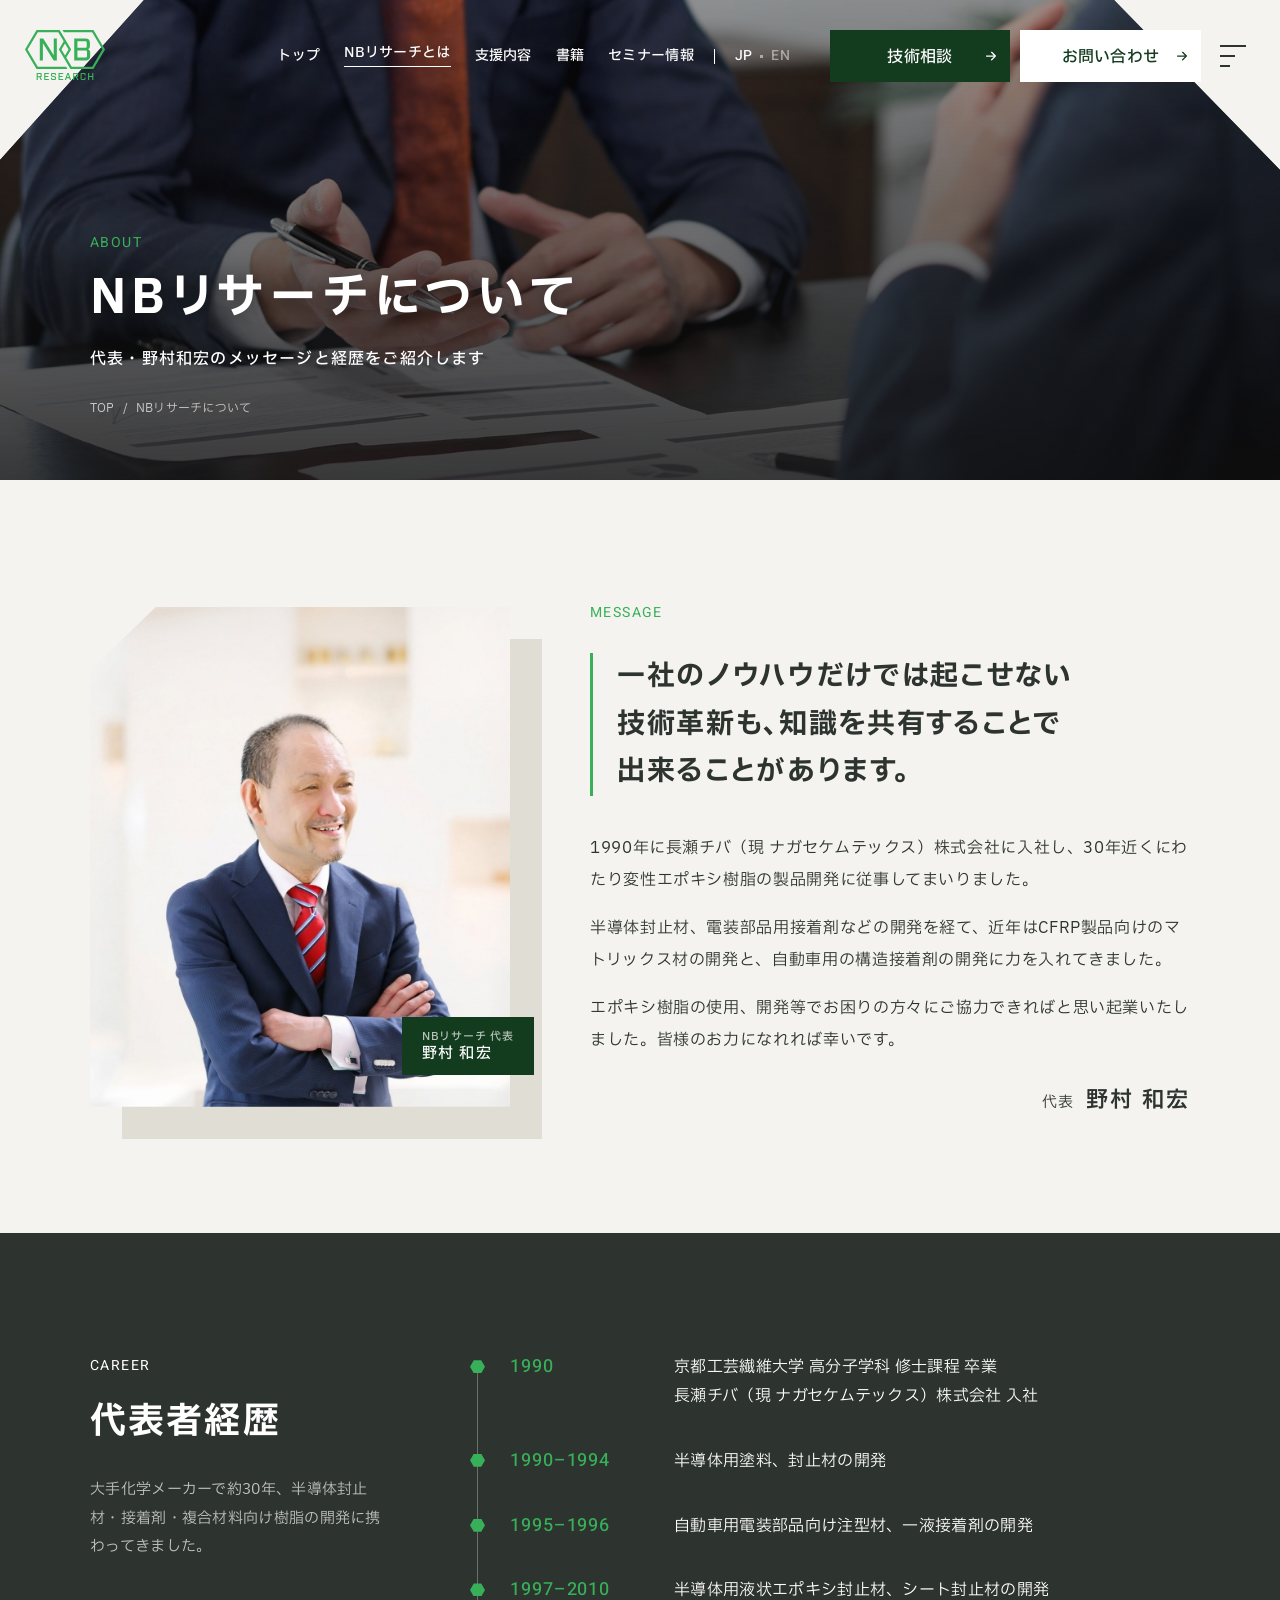
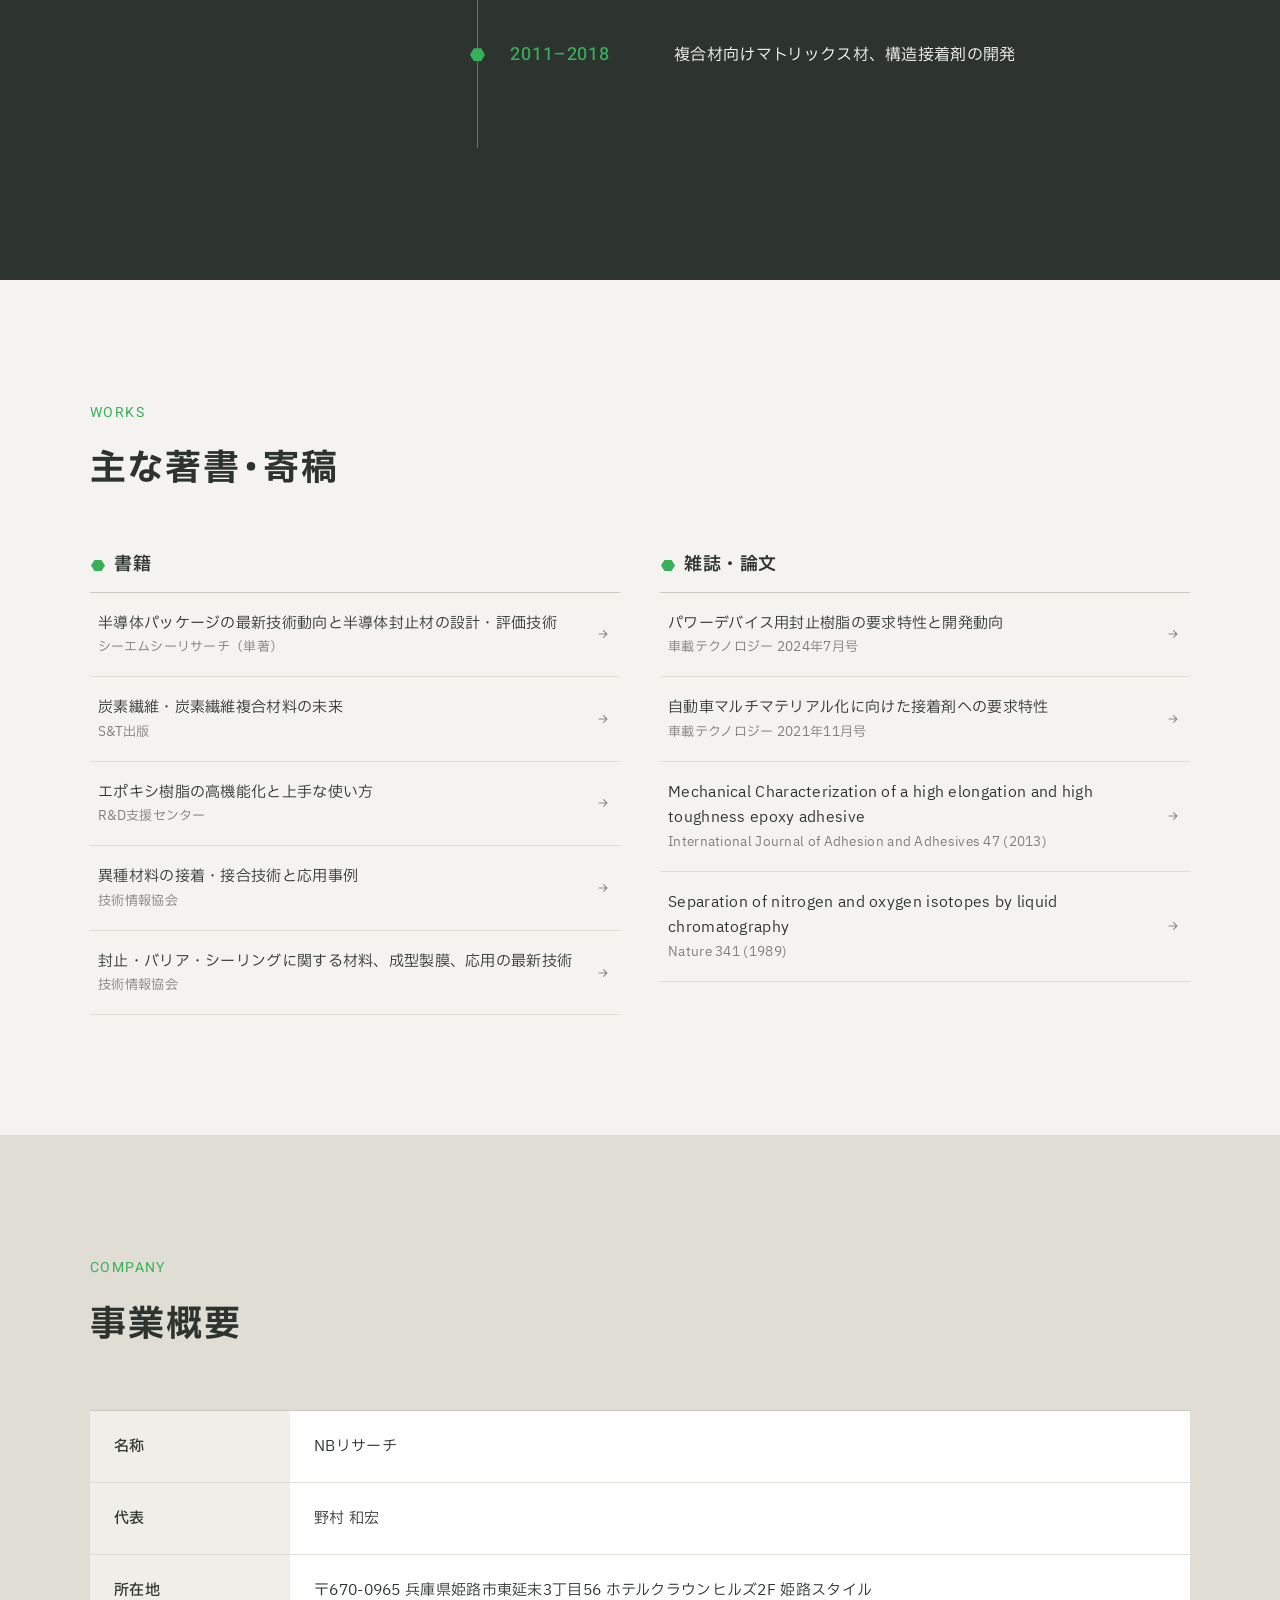
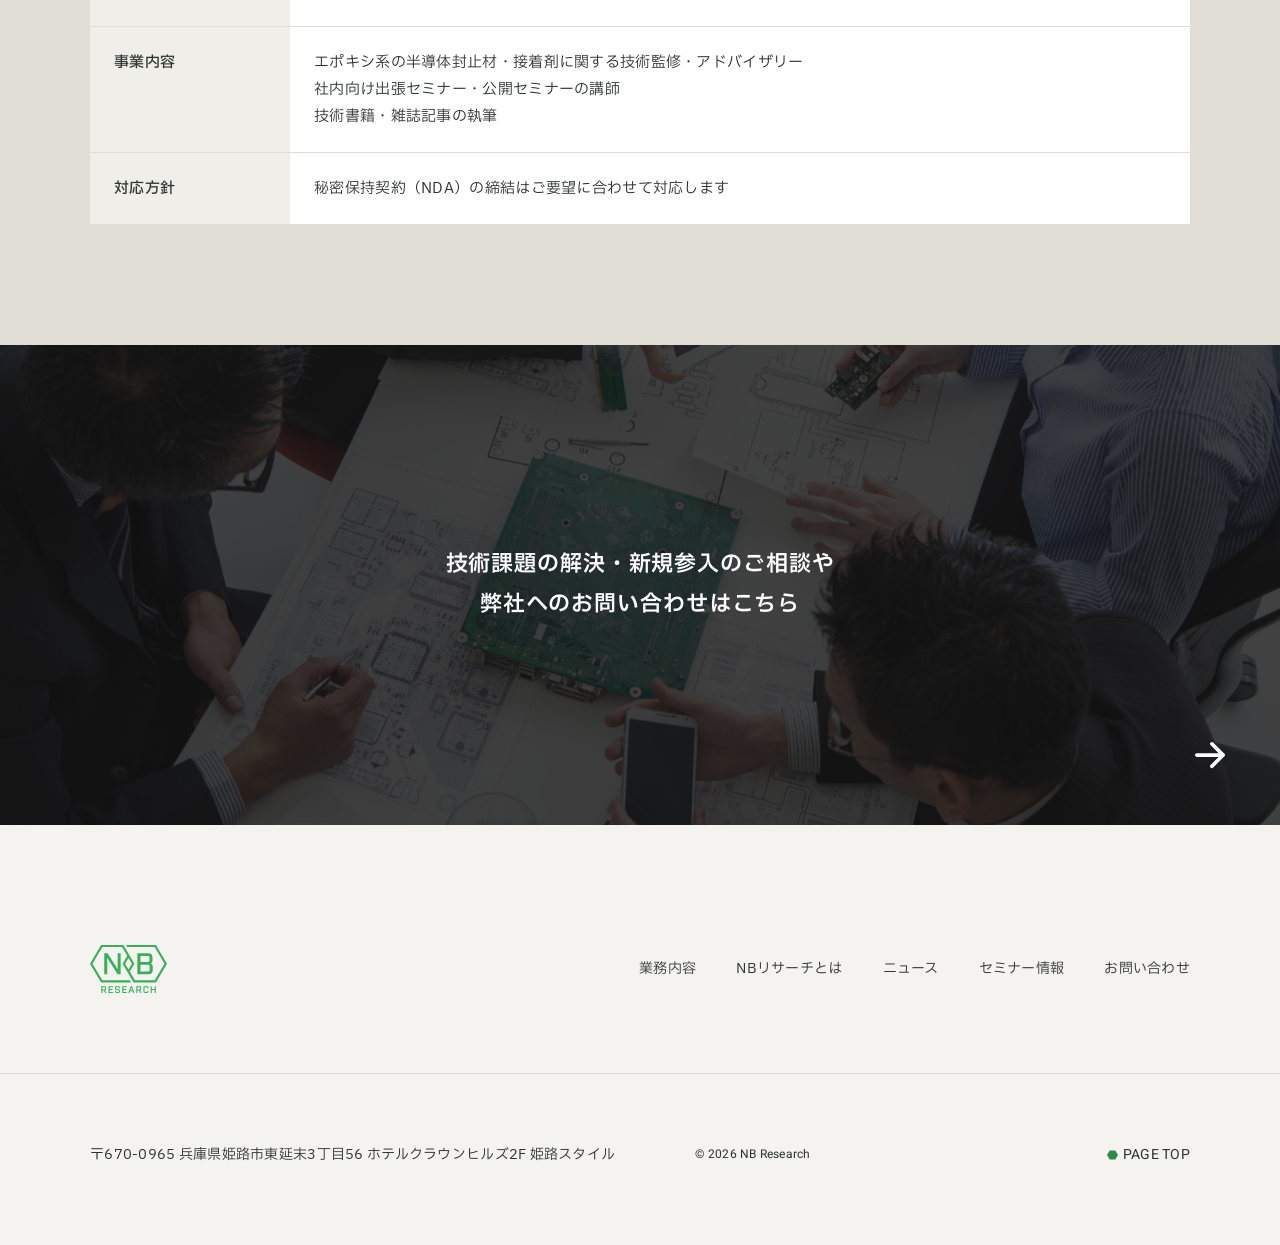
<file: about/index.html>
<!DOCTYPE html>
<html lang="ja">
<head>
<meta charset="UTF-8">
<meta name="viewport" content="width=device-width, initial-scale=1.0">
<meta name="robots" content="noindex,nofollow">
<meta name="description" content="NBリサーチ代表・野村和宏のメッセージ、経歴、著書・寄稿、事業概要をご紹介します。">
<title>NBリサーチについて｜接着剤・封止材の技術コンサルタント NBリサーチ</title>
<link rel="preconnect" href="https://fonts.googleapis.com">
<link rel="preconnect" href="https://fonts.gstatic.com" crossorigin>
<link rel="stylesheet" href="https://fonts.googleapis.com/css2?family=Heebo:wght@400;500;600&family=IBM+Plex+Sans+JP:wght@400;500;600;700&display=swap">
<link rel="stylesheet" href="../assets/css/reset.css">
<link rel="stylesheet" href="../assets/css/top.css">
<link rel="stylesheet" href="../assets/css/page.css">
</head>
<body id="top">

<header class="site-header">
  <a class="site-header__logo" href="../"><img src="../assets/images/logo-header.svg" alt="NB RESEARCH" width="80" height="50"></a>
  <div class="site-header__right">
    <div class="site-header__nav-area">
      <nav class="site-header__nav" aria-label="メインメニュー">
        <a href="../">トップ</a>
        <a href="../about/" aria-current="page">NBリサーチとは</a>
        <a href="../service/">支援内容</a>
        <a href="../#writer">書籍</a>
        <a href="../seminar/">セミナー情報</a>
      </nav>
      <span class="site-header__divider" aria-hidden="true"></span>
      <div class="lang">
        <a class="lang__item is-current" href="#" data-pending aria-current="true">JP</a>
        <span class="lang__dot" aria-hidden="true"></span>
        <a class="lang__item" href="#" data-pending>EN</a>
      </div>
    </div>
    <div class="site-header__actions">
      <a class="btn btn--primary btn--header" href="../contact/">技術相談<img class="btn__icon" src="../assets/images/icon-arrow-white.svg" alt="" width="20" height="20"></a>
      <a class="btn btn--white btn--header-contact" href="../contact/">お問い合わせ<img class="btn__icon" src="../assets/images/icon-arrow-green.svg" alt="" width="20" height="20"></a>
      <button class="menu-toggle" type="button" aria-label="メニューを開く" aria-expanded="false" aria-controls="global-menu" data-menu-open>
        <span></span><span></span><span></span>
      </button>
    </div>
  </div>
</header>

<div class="menu" id="global-menu" aria-hidden="true" data-menu>
  <div class="menu__overlay" data-menu-close></div>
  <div class="menu__panel" role="dialog" aria-modal="true" aria-label="メニュー">
    <div class="lang menu__lang">
      <a class="lang__item is-current" href="#" data-pending aria-current="true">JP</a>
      <span class="lang__dot" aria-hidden="true"></span>
      <a class="lang__item" href="#" data-pending>EN</a>
    </div>
    <button class="menu__close" type="button" aria-label="メニューを閉じる" data-menu-close><span></span></button>
    <div class="menu__body">
      <div class="menu__group">
        <a class="menu__large menu__large--top" href="../" data-menu-link>トップ<img src="../assets/images/icon-arrow-menu.svg" alt="" width="32" height="32"></a>
        <nav class="menu__anchors" aria-label="ページ内メニュー">
          <a href="../#about" data-menu-link>NBリサーチとは</a>
          <a href="../#issues" data-menu-link>現場の課題</a>
          <a href="../#reason" data-menu-link>選ばれる理由</a>
          <a href="../service/" data-menu-link>支援内容</a>
          <a href="../service/#flow" data-menu-link>契約までの流れ</a>
        </nav>
      </div>
      <hr class="menu__line">
      <nav class="menu__pages" aria-label="下層ページ">
        <a class="menu__large" href="../about/">会社情報<img src="../assets/images/icon-arrow-menu.svg" alt="" width="32" height="32"></a>
        <a class="menu__large" href="../news/">お知らせ<img src="../assets/images/icon-arrow-menu.svg" alt="" width="32" height="32"></a>
        <a class="menu__large" href="../seminar/">セミナー情報<img src="../assets/images/icon-arrow-menu.svg" alt="" width="32" height="32"></a>
      </nav>
      <div class="menu__buttons">
        <a class="btn btn--menu btn--menu-white" href="../contact/">お問い合わせやご相談はこちら<img class="btn__icon" src="../assets/images/icon-arrow-dark.svg" alt="" width="20" height="20"></a>
      </div>
    </div>
  </div>
</div>

<main>
  <section class="page-hero">
    <div class="page-hero__visual" aria-hidden="true"><img src="../assets/images/reason-01.jpg" alt="" width="752" height="424"></div>
    <div class="page-hero__content">
      <p class="page-hero__label">ABOUT</p>
      <h1 class="page-hero__title">NBリサーチについて</h1>
      <p class="page-hero__lead">代表・野村和宏のメッセージと経歴をご紹介します</p>
      <ol class="breadcrumb">
        <li><a href="../">TOP</a></li>
        <li aria-current="page">NBリサーチについて</li>
      </ol>
    </div>
  </section>

  <!-- 代表メッセージ:内容は旧サイトの「代表者より」「代表者紹介」を元にしています -->
  <section class="message">
    <div class="container message__inner">
      <div class="message__photo">
        <img src="../assets/images/about-photo.jpg" alt="NBリサーチ代表 野村和宏" width="1380" height="1224">
        <p class="message__name"><small>NBリサーチ 代表</small>野村 和宏</p>
      </div>
      <div class="message__body">
        <p class="heading__label">MESSAGE</p>
        <p class="message__quote">一社のノウハウだけでは起こせない<br class="u-no-sp">技術革新も、知識を共有することで<br class="u-no-sp">出来ることがあります。</p>
        <div class="message__text">
          <p>1990年に長瀬チバ（現 ナガセケムテックス）株式会社に入社し、30年近くにわたり変性エポキシ樹脂の製品開発に従事してまいりました。</p>
          <p>半導体封止材、電装部品用接着剤などの開発を経て、近年はCFRP製品向けのマトリックス材の開発と、自動車用の構造接着剤の開発に力を入れてきました。</p>
          <p>エポキシ樹脂の使用、開発等でお困りの方々にご協力できればと思い起業いたしました。皆様のお力になれれば幸いです。</p>
        </div>
        <p class="message__sign">代表<b>野村 和宏</b></p>
      </div>
    </div>
  </section>

  <section class="career">
    <div class="container career__inner">
      <div>
        <div class="heading heading--white">
          <p class="heading__label">CAREER</p>
          <h2 class="heading__title">代表者経歴</h2>
        </div>
        <p class="career__intro">大手化学メーカーで約30年、半導体封止材・接着剤・複合材料向け樹脂の開発に携わってきました。</p>
      </div>
      <ol class="timeline">
          <li><span class="timeline__year">1990</span><p class="timeline__text">京都工芸繊維大学 高分子学科 修士課程 卒業<br>長瀬チバ（現 ナガセケムテックス）株式会社 入社</p></li>
          <li><span class="timeline__year">1990–1994</span><p class="timeline__text">半導体用塗料、封止材の開発</p></li>
          <li><span class="timeline__year">1995–1996</span><p class="timeline__text">自動車用電装部品向け注型材、一液接着剤の開発</p></li>
          <li><span class="timeline__year">1997–2010</span><p class="timeline__text">半導体用液状エポキシ封止材、シート封止材の開発</p></li>
          <li><span class="timeline__year">2011–2018</span><p class="timeline__text">複合材向けマトリックス材、構造接着剤の開発</p></li>
          <li><span class="timeline__year">現在</span><p class="timeline__text">NBリサーチ 代表<small>技術監修・アドバイザリー、技術セミナー講師、技術書籍の執筆</small></p></li>
      </ol>
    </div>
  </section>

  <section class="page-section">
    <div class="container">
      <div class="page-section__head">
        <div class="heading">
          <p class="heading__label">WORKS</p>
          <h2 class="heading__title">主な著書・寄稿</h2>
        </div>
      </div>
      <div class="works">
        <div>
          <h3 class="works__head"><img src="../assets/images/icon-dot.svg" alt="" width="16" height="16">書籍</h3>
          <ul class="works__list">
            <li><a href="https://cmcre.com/archives/141421/" target="_blank" rel="noopener"><span>半導体パッケージの最新技術動向と半導体封止材の設計・評価技術<small>シーエムシーリサーチ（単著）</small><span class="u-visually-hidden">(新しいタブで開きます)</span></span><img src="../assets/images/icon-arrow-news.svg" alt="" width="18" height="18"></a></li>
            <li><a href="http://www.stbook.co.jp/products/detail.php?product_id=441" target="_blank" rel="noopener"><span>炭素繊維・炭素繊維複合材料の未来<small>S&amp;T出版</small><span class="u-visually-hidden">(新しいタブで開きます)</span></span><img src="../assets/images/icon-arrow-news.svg" alt="" width="18" height="18"></a></li>
            <li><a href="https://www.rdsc.co.jp/book/bk0031" target="_blank" rel="noopener"><span>エポキシ樹脂の高機能化と上手な使い方<small>R&amp;D支援センター</small><span class="u-visually-hidden">(新しいタブで開きます)</span></span><img src="../assets/images/icon-arrow-news.svg" alt="" width="18" height="18"></a></li>
            <li><a href="https://www.gijutu.co.jp/doc/b_2086.htm" target="_blank" rel="noopener"><span>異種材料の接着・接合技術と応用事例<small>技術情報協会</small><span class="u-visually-hidden">(新しいタブで開きます)</span></span><img src="../assets/images/icon-arrow-news.svg" alt="" width="18" height="18"></a></li>
            <li><a href="https://www.gijutu.co.jp/doc/b_2101.htm" target="_blank" rel="noopener"><span>封止・バリア・シーリングに関する材料、成型製膜、応用の最新技術<small>技術情報協会</small><span class="u-visually-hidden">(新しいタブで開きます)</span></span><img src="../assets/images/icon-arrow-news.svg" alt="" width="18" height="18"></a></li>
          </ul>
        </div>
        <div>
          <h3 class="works__head"><img src="../assets/images/icon-dot.svg" alt="" width="16" height="16">雑誌・論文</h3>
          <ul class="works__list">
            <li><a href="https://www.gijutu.co.jp/doc/magazine/at_2024_07.htm" target="_blank" rel="noopener"><span>パワーデバイス用封止樹脂の要求特性と開発動向<small>車載テクノロジー 2024年7月号</small><span class="u-visually-hidden">(新しいタブで開きます)</span></span><img src="../assets/images/icon-arrow-news.svg" alt="" width="18" height="18"></a></li>
            <li><a href="https://www.gijutu.co.jp/doc/magazine/at_2021_11.htm" target="_blank" rel="noopener"><span>自動車マルチマテリアル化に向けた接着剤への要求特性<small>車載テクノロジー 2021年11月号</small><span class="u-visually-hidden">(新しいタブで開きます)</span></span><img src="../assets/images/icon-arrow-news.svg" alt="" width="18" height="18"></a></li>
            <li><a href="https://www.sciencedirect.com/science/article/pii/S0143749613001280" target="_blank" rel="noopener"><span>Mechanical Characterization of a high elongation and high toughness epoxy adhesive<small>International Journal of Adhesion and Adhesives 47 (2013)</small><span class="u-visually-hidden">(新しいタブで開きます)</span></span><img src="../assets/images/icon-arrow-news.svg" alt="" width="18" height="18"></a></li>
            <li><a href="https://www.nature.com/articles/341727a0" target="_blank" rel="noopener"><span>Separation of nitrogen and oxygen isotopes by liquid chromatography<small>Nature 341 (1989)</small><span class="u-visually-hidden">(新しいタブで開きます)</span></span><img src="../assets/images/icon-arrow-news.svg" alt="" width="18" height="18"></a></li>
          </ul>
        </div>
      </div>
    </div>
  </section>

  <section class="page-section page-section--beige">
    <div class="container">
      <div class="page-section__head">
        <div class="heading">
          <p class="heading__label">COMPANY</p>
          <h2 class="heading__title">事業概要</h2>
        </div>
      </div>
      <table class="profile-table">
        <tr><th scope="row">名称</th><td>NBリサーチ</td></tr>
        <tr><th scope="row">代表</th><td>野村 和宏</td></tr>
        <tr><th scope="row">所在地</th><td>〒670-0965 兵庫県姫路市東延末3丁目56 ホテルクラウンヒルズ2F 姫路スタイル</td></tr>
        <tr><th scope="row">事業内容</th><td>エポキシ系の半導体封止材・接着剤に関する技術監修・アドバイザリー<br>社内向け出張セミナー・公開セミナーの講師<br>技術書籍・雑誌記事の執筆</td></tr>
        <tr><th scope="row">対応方針</th><td>秘密保持契約（NDA）の締結はご要望に合わせて対応します</td></tr>
      </table>
    </div>
  </section>

  <section class="links" aria-label="お問い合わせ">
    <a class="link-card" href="../contact/">
      <img class="link-card__image" src="../assets/images/link-01.jpg" alt="" width="900" height="600" loading="lazy">
      <span class="link-card__text">技術課題の解決・新規参入のご相談や<br>弊社へのお問い合わせはこちら</span>
      <img class="link-card__arrow" src="../assets/images/icon-arrow-large.svg" alt="" width="60" height="60">
    </a>
  </section>
</main>

<footer class="footer">
  <div class="footer__head">
    <div class="container footer__row">
      <a href="../"><img src="../assets/images/logo-footer.svg" alt="NB RESEARCH" width="77" height="48" loading="lazy"></a>
      <nav class="footer__nav" aria-label="フッターメニュー">
        <a href="../service/">業務内容</a>
        <a href="../about/">NBリサーチとは</a>
        <a href="../news/">ニュース</a>
        <a href="../seminar/">セミナー情報</a>
        <a href="../contact/">お問い合わせ</a>
      </nav>
    </div>
  </div>
  <div class="footer__bottom">
    <div class="container footer__bottom-row">
      <address>〒670-0965 兵庫県姫路市東延末3丁目56 ホテルクラウンヒルズ2F 姫路スタイル</address>
      <div class="footer__meta">
        <small>© 2026 NB Research</small>
        <a class="footer__pagetop" href="#top"><img src="../assets/images/icon-pagetop.svg" alt="" width="18" height="18">PAGE TOP</a>
      </div>
    </div>
  </div>
</footer>

<script src="../assets/js/top.js"></script>
</body>
</html>
</file>
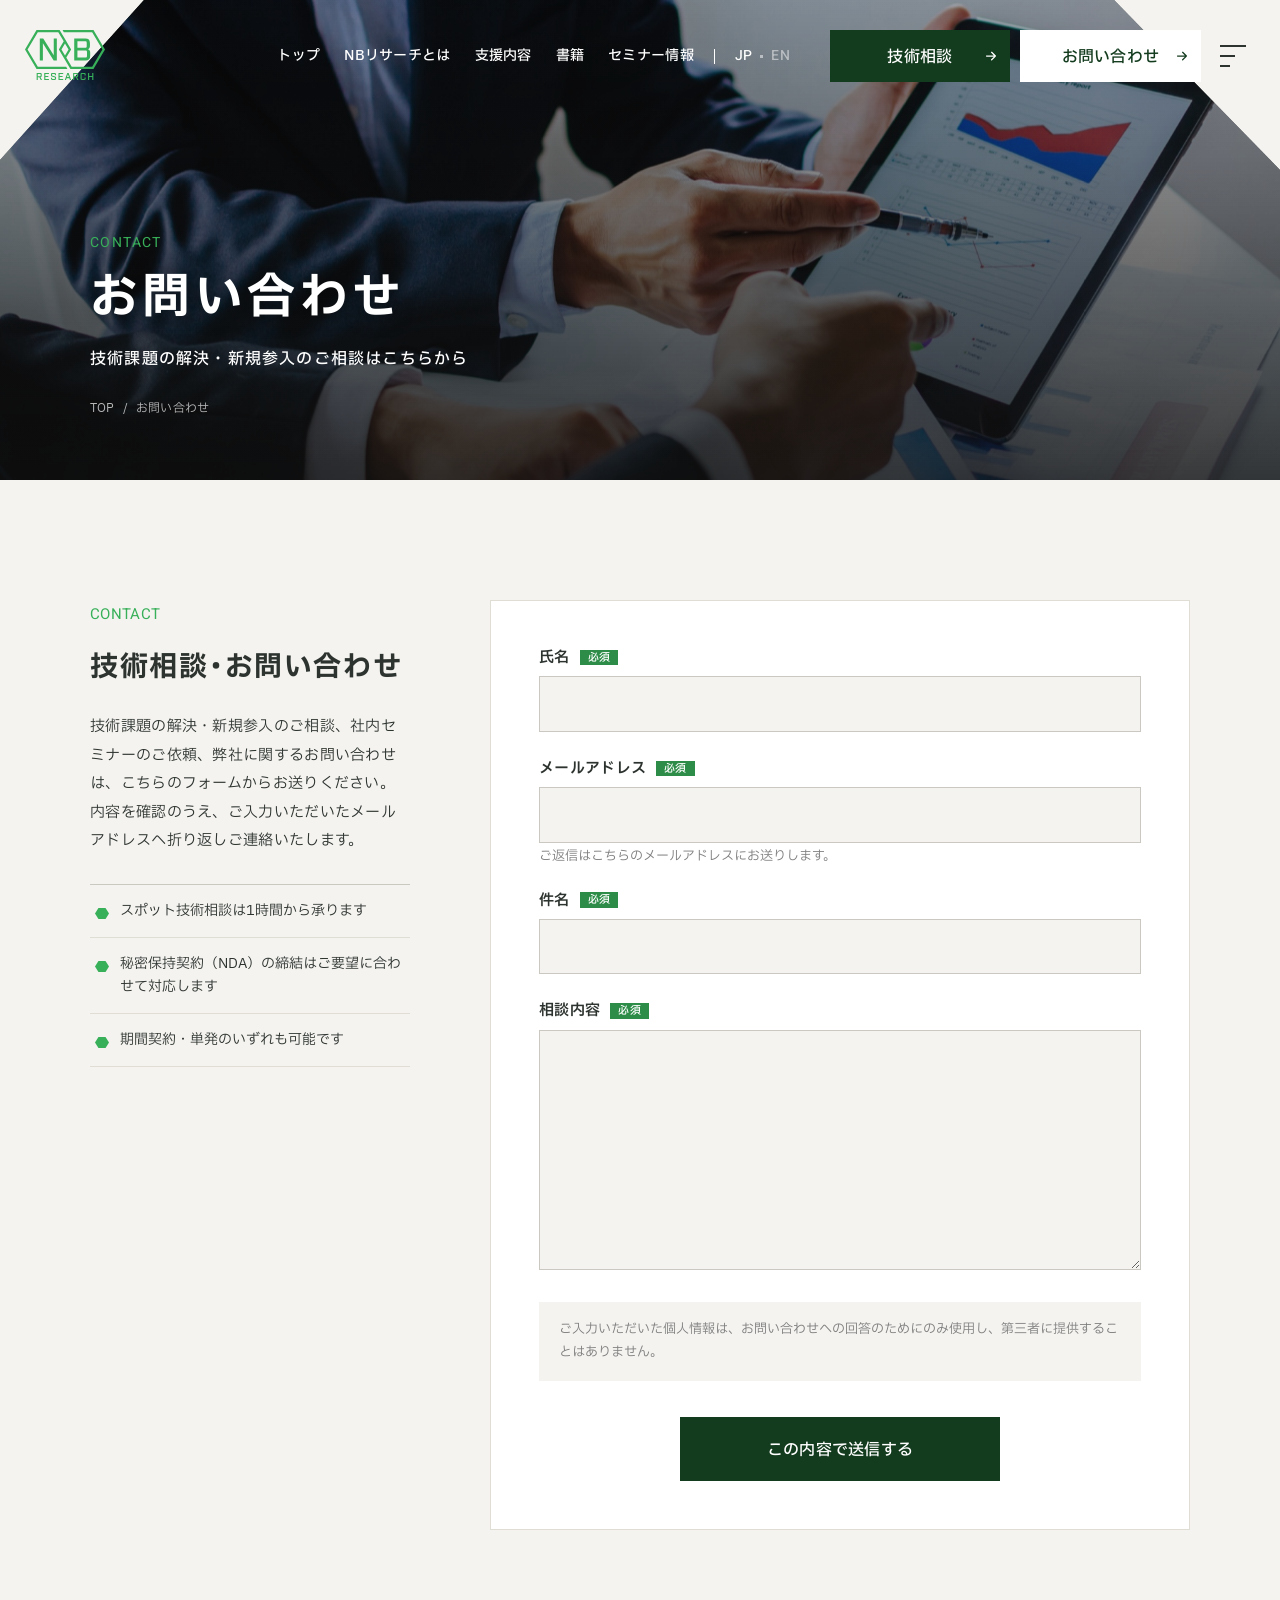
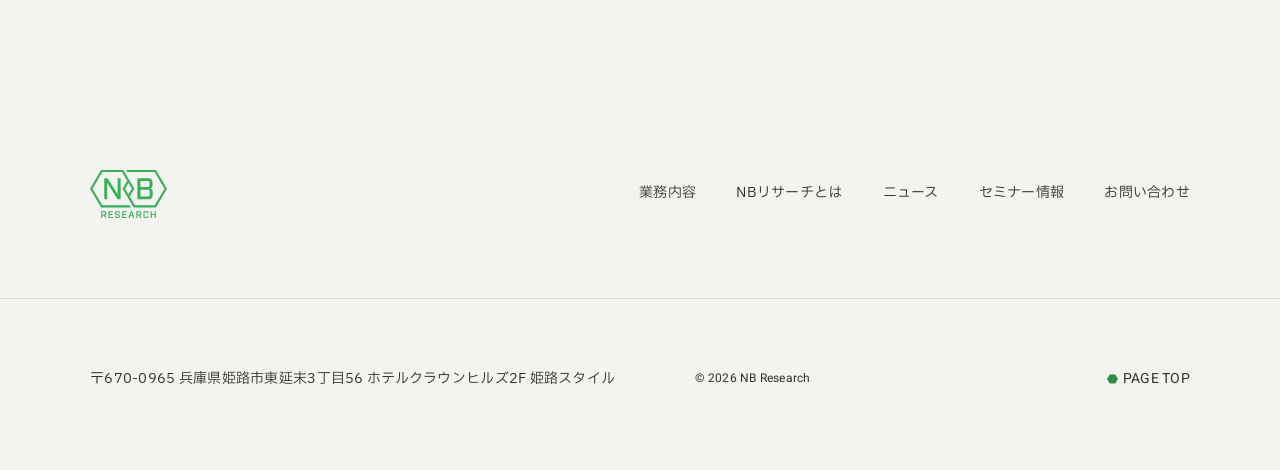
<file: contact/index.html>
<!DOCTYPE html>
<html lang="ja">
<head>
<meta charset="UTF-8">
<meta name="viewport" content="width=device-width, initial-scale=1.0">
<meta name="robots" content="noindex,nofollow">
<meta name="description" content="技術相談・お問い合わせフォームです。技術課題の解決や新規参入のご相談はこちらからお送りください。">
<title>お問い合わせ｜接着剤・封止材の技術コンサルタント NBリサーチ</title>
<link rel="preconnect" href="https://fonts.googleapis.com">
<link rel="preconnect" href="https://fonts.gstatic.com" crossorigin>
<link rel="stylesheet" href="https://fonts.googleapis.com/css2?family=Heebo:wght@400;500;600&family=IBM+Plex+Sans+JP:wght@400;500;600;700&display=swap">
<link rel="stylesheet" href="../assets/css/reset.css">
<link rel="stylesheet" href="../assets/css/top.css">
<link rel="stylesheet" href="../assets/css/page.css">
</head>
<body id="top">

<header class="site-header">
  <a class="site-header__logo" href="../"><img src="../assets/images/logo-header.svg" alt="NB RESEARCH" width="80" height="50"></a>
  <div class="site-header__right">
    <div class="site-header__nav-area">
      <nav class="site-header__nav" aria-label="メインメニュー">
        <a href="../">トップ</a>
        <a href="../about/">NBリサーチとは</a>
        <a href="../service/">支援内容</a>
        <a href="../#writer">書籍</a>
        <a href="../seminar/">セミナー情報</a>
      </nav>
      <span class="site-header__divider" aria-hidden="true"></span>
      <div class="lang">
        <a class="lang__item is-current" href="#" data-pending aria-current="true">JP</a>
        <span class="lang__dot" aria-hidden="true"></span>
        <a class="lang__item" href="#" data-pending>EN</a>
      </div>
    </div>
    <div class="site-header__actions">
      <a class="btn btn--primary btn--header" href="../contact/">技術相談<img class="btn__icon" src="../assets/images/icon-arrow-white.svg" alt="" width="20" height="20"></a>
      <a class="btn btn--white btn--header-contact" href="../contact/">お問い合わせ<img class="btn__icon" src="../assets/images/icon-arrow-green.svg" alt="" width="20" height="20"></a>
      <button class="menu-toggle" type="button" aria-label="メニューを開く" aria-expanded="false" aria-controls="global-menu" data-menu-open>
        <span></span><span></span><span></span>
      </button>
    </div>
  </div>
</header>

<div class="menu" id="global-menu" aria-hidden="true" data-menu>
  <div class="menu__overlay" data-menu-close></div>
  <div class="menu__panel" role="dialog" aria-modal="true" aria-label="メニュー">
    <div class="lang menu__lang">
      <a class="lang__item is-current" href="#" data-pending aria-current="true">JP</a>
      <span class="lang__dot" aria-hidden="true"></span>
      <a class="lang__item" href="#" data-pending>EN</a>
    </div>
    <button class="menu__close" type="button" aria-label="メニューを閉じる" data-menu-close><span></span></button>
    <div class="menu__body">
      <div class="menu__group">
        <a class="menu__large menu__large--top" href="../" data-menu-link>トップ<img src="../assets/images/icon-arrow-menu.svg" alt="" width="32" height="32"></a>
        <nav class="menu__anchors" aria-label="ページ内メニュー">
          <a href="../#about" data-menu-link>NBリサーチとは</a>
          <a href="../#issues" data-menu-link>現場の課題</a>
          <a href="../#reason" data-menu-link>選ばれる理由</a>
          <a href="../service/" data-menu-link>支援内容</a>
          <a href="../service/#flow" data-menu-link>契約までの流れ</a>
        </nav>
      </div>
      <hr class="menu__line">
      <nav class="menu__pages" aria-label="下層ページ">
        <a class="menu__large" href="../about/">会社情報<img src="../assets/images/icon-arrow-menu.svg" alt="" width="32" height="32"></a>
        <a class="menu__large" href="../news/">お知らせ<img src="../assets/images/icon-arrow-menu.svg" alt="" width="32" height="32"></a>
        <a class="menu__large" href="../seminar/">セミナー情報<img src="../assets/images/icon-arrow-menu.svg" alt="" width="32" height="32"></a>
      </nav>
      <div class="menu__buttons">
        <a class="btn btn--menu btn--menu-white" href="../contact/">お問い合わせやご相談はこちら<img class="btn__icon" src="../assets/images/icon-arrow-dark.svg" alt="" width="20" height="20"></a>
      </div>
    </div>
  </div>
</div>

<main>
  <section class="page-hero">
    <div class="page-hero__visual" aria-hidden="true"><img src="../assets/images/link-02.jpg" alt="" width="906" height="600"></div>
    <div class="page-hero__content">
      <p class="page-hero__label">CONTACT</p>
      <h1 class="page-hero__title">お問い合わせ</h1>
      <p class="page-hero__lead">技術課題の解決・新規参入のご相談はこちらから</p>
      <ol class="breadcrumb">
        <li><a href="../">TOP</a></li>
        <li aria-current="page">お問い合わせ</li>
      </ol>
    </div>
  </section>

  <section class="page-section">
    <div class="container contact-layout">
      <aside class="contact-aside">
        <div class="heading">
          <p class="heading__label">CONTACT</p>
          <h2 class="heading__title">技術相談・お問い合わせ</h2>
        </div>
        <p class="contact-aside__lead">技術課題の解決・新規参入のご相談、社内セミナーのご依頼、弊社に関するお問い合わせは、こちらのフォームからお送りください。内容を確認のうえ、ご入力いただいたメールアドレスへ折り返しご連絡いたします。</p>
        <ul>
          <li><img src="../assets/images/icon-dot.svg" alt="" width="16" height="16">スポット技術相談は1時間から承ります</li>
          <li><img src="../assets/images/icon-dot.svg" alt="" width="16" height="16">秘密保持契約（NDA）の締結はご要望に合わせて対応します</li>
          <li><img src="../assets/images/icon-dot.svg" alt="" width="16" height="16">期間契約・単発のいずれも可能です</li>
        </ul>
      </aside>
      <!-- 送信先メールアドレスは send.php の冒頭で設定する(WordPress 化の際は Contact Form 7 等に置き換え) -->
      <form class="form" action="send.php" method="post">
        <p class="form__error" role="alert" data-form-error hidden></p>
        <div class="form__row">
          <label class="form__label" for="contact-name">氏名<span class="form__required">必須</span></label>
          <input class="form__input" id="contact-name" type="text" name="name" autocomplete="name" maxlength="100" required>
        </div>
        <div class="form__row">
          <label class="form__label" for="contact-email">メールアドレス<span class="form__required">必須</span></label>
          <input class="form__input" id="contact-email" type="email" name="email" autocomplete="email" maxlength="254" required>
          <p class="form__hint">ご返信はこちらのメールアドレスにお送りします。</p>
        </div>
        <div class="form__row">
          <label class="form__label" for="contact-subject">件名<span class="form__required">必須</span></label>
          <input class="form__input" id="contact-subject" type="text" name="subject" maxlength="200" required>
        </div>
        <div class="form__row">
          <label class="form__label" for="contact-message">相談内容<span class="form__required">必須</span></label>
          <textarea class="form__textarea" id="contact-message" name="message" maxlength="5000" required></textarea>
        </div>
        <div class="form__trap" aria-hidden="true">
          <label for="contact-website">この欄は入力しないでください</label>
          <input id="contact-website" type="text" name="website" tabindex="-1" autocomplete="off">
        </div>
        <p class="form__privacy">ご入力いただいた個人情報は、お問い合わせへの回答のためにのみ使用し、第三者に提供することはありません。</p>
        <div class="form__submit">
          <button class="btn btn--primary btn--submit" type="submit">この内容で送信する</button>
        </div>
      </form>
    </div>
  </section>
</main>

<footer class="footer">
  <div class="footer__head">
    <div class="container footer__row">
      <a href="../"><img src="../assets/images/logo-footer.svg" alt="NB RESEARCH" width="77" height="48" loading="lazy"></a>
      <nav class="footer__nav" aria-label="フッターメニュー">
        <a href="../service/">業務内容</a>
        <a href="../about/">NBリサーチとは</a>
        <a href="../news/">ニュース</a>
        <a href="../seminar/">セミナー情報</a>
        <a href="../contact/">お問い合わせ</a>
      </nav>
    </div>
  </div>
  <div class="footer__bottom">
    <div class="container footer__bottom-row">
      <address>〒670-0965 兵庫県姫路市東延末3丁目56 ホテルクラウンヒルズ2F 姫路スタイル</address>
      <div class="footer__meta">
        <small>© 2026 NB Research</small>
        <a class="footer__pagetop" href="#top"><img src="../assets/images/icon-pagetop.svg" alt="" width="18" height="18">PAGE TOP</a>
      </div>
    </div>
  </div>
</footer>

<script src="../assets/js/top.js"></script>
<script src="../assets/js/page.js"></script>
</body>
</html>
</file>
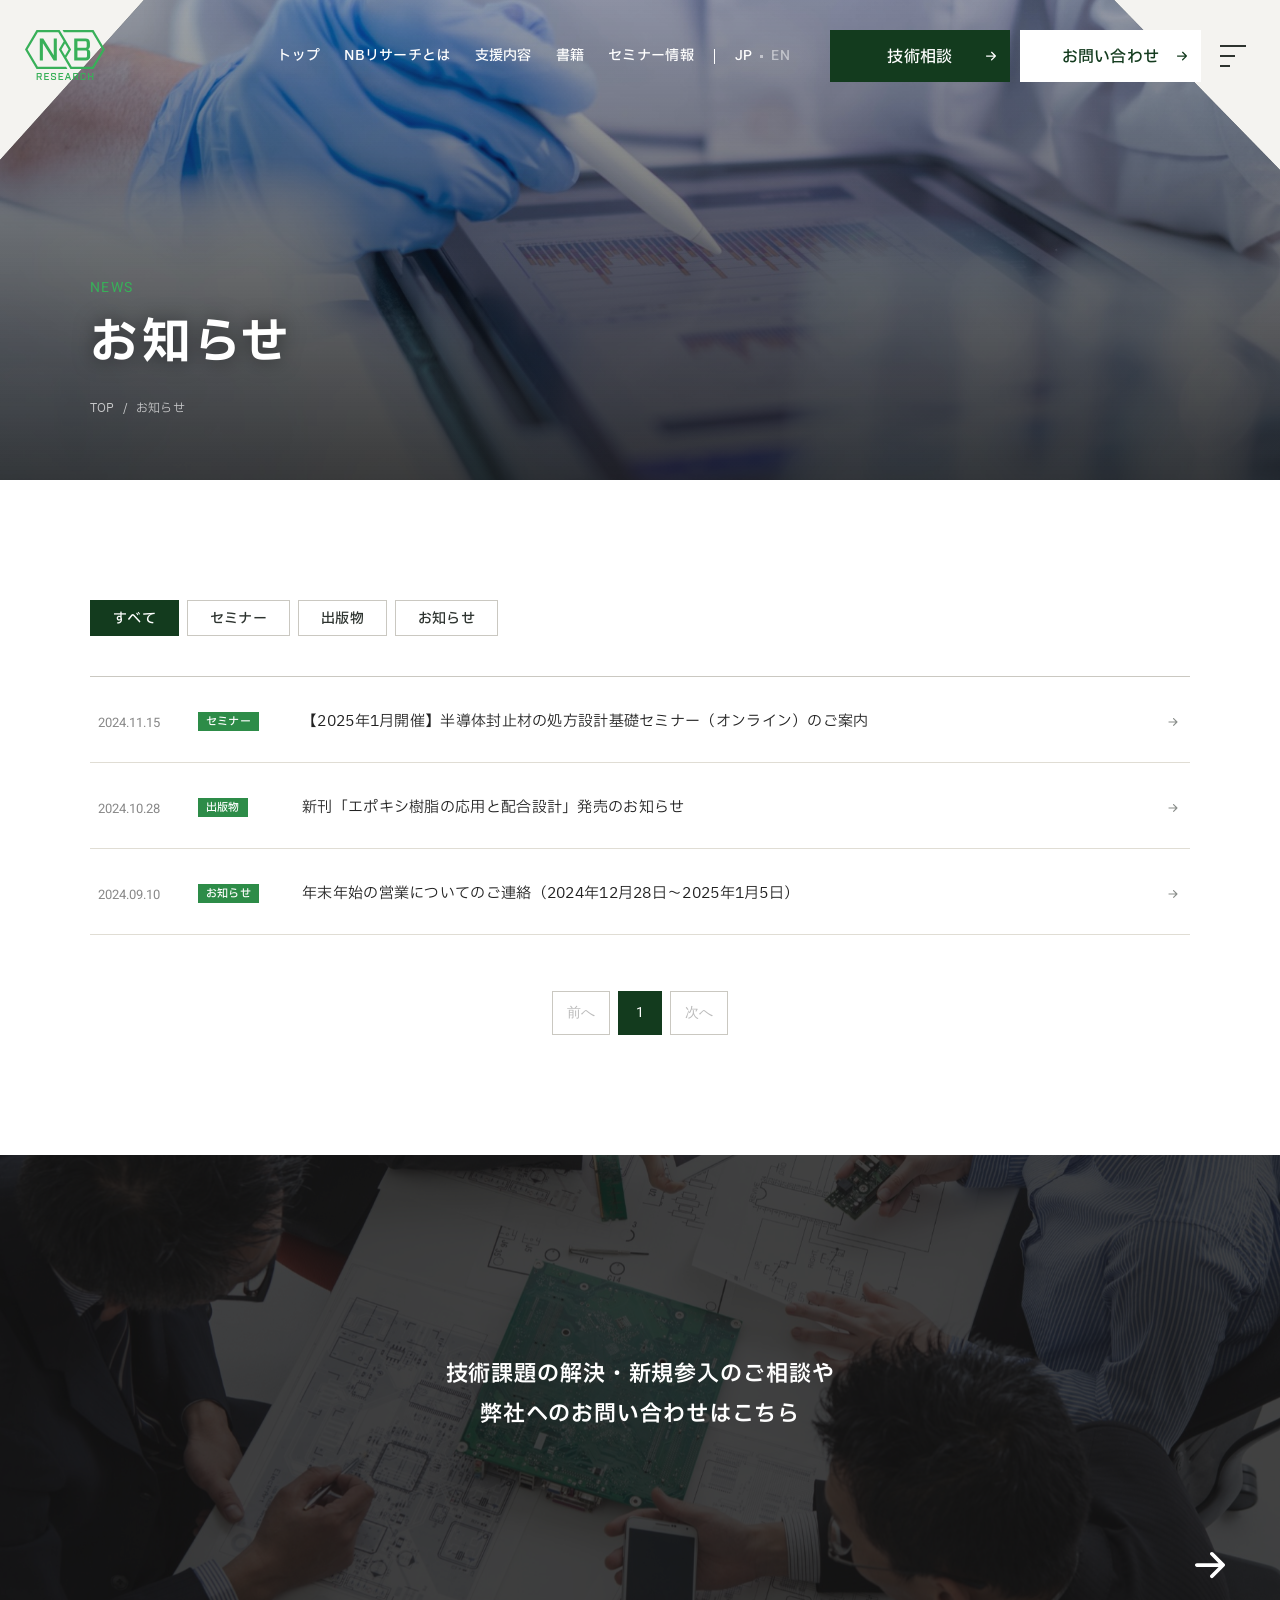
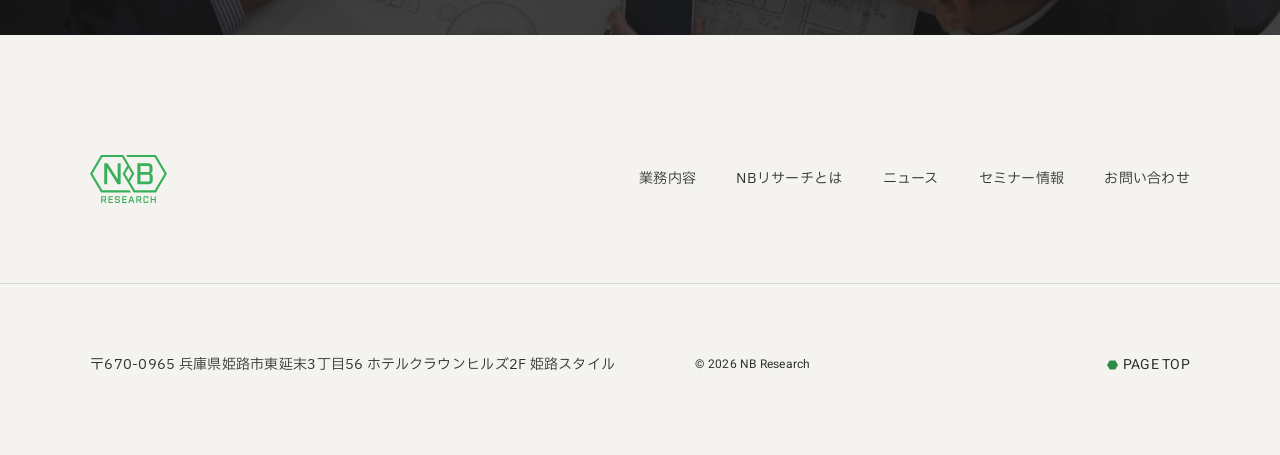
<file: news/index.html>
<!DOCTYPE html>
<html lang="ja">
<head>
<meta charset="UTF-8">
<meta name="viewport" content="width=device-width, initial-scale=1.0">
<meta name="robots" content="noindex,nofollow">
<meta name="description" content="NBリサーチからのお知らせ、セミナー・出版物の最新情報です。">
<title>お知らせ｜接着剤・封止材の技術コンサルタント NBリサーチ</title>
<link rel="preconnect" href="https://fonts.googleapis.com">
<link rel="preconnect" href="https://fonts.gstatic.com" crossorigin>
<link rel="stylesheet" href="https://fonts.googleapis.com/css2?family=Heebo:wght@400;500;600&family=IBM+Plex+Sans+JP:wght@400;500;600;700&display=swap">
<link rel="stylesheet" href="../assets/css/reset.css">
<link rel="stylesheet" href="../assets/css/top.css">
<link rel="stylesheet" href="../assets/css/page.css">
</head>
<body id="top">

<header class="site-header">
  <a class="site-header__logo" href="../"><img src="../assets/images/logo-header.svg" alt="NB RESEARCH" width="80" height="50"></a>
  <div class="site-header__right">
    <div class="site-header__nav-area">
      <nav class="site-header__nav" aria-label="メインメニュー">
        <a href="../">トップ</a>
        <a href="../about/">NBリサーチとは</a>
        <a href="../service/">支援内容</a>
        <a href="../#writer">書籍</a>
        <a href="../seminar/">セミナー情報</a>
      </nav>
      <span class="site-header__divider" aria-hidden="true"></span>
      <div class="lang">
        <a class="lang__item is-current" href="#" data-pending aria-current="true">JP</a>
        <span class="lang__dot" aria-hidden="true"></span>
        <a class="lang__item" href="#" data-pending>EN</a>
      </div>
    </div>
    <div class="site-header__actions">
      <a class="btn btn--primary btn--header" href="../contact/">技術相談<img class="btn__icon" src="../assets/images/icon-arrow-white.svg" alt="" width="20" height="20"></a>
      <a class="btn btn--white btn--header-contact" href="../contact/">お問い合わせ<img class="btn__icon" src="../assets/images/icon-arrow-green.svg" alt="" width="20" height="20"></a>
      <button class="menu-toggle" type="button" aria-label="メニューを開く" aria-expanded="false" aria-controls="global-menu" data-menu-open>
        <span></span><span></span><span></span>
      </button>
    </div>
  </div>
</header>

<div class="menu" id="global-menu" aria-hidden="true" data-menu>
  <div class="menu__overlay" data-menu-close></div>
  <div class="menu__panel" role="dialog" aria-modal="true" aria-label="メニュー">
    <div class="lang menu__lang">
      <a class="lang__item is-current" href="#" data-pending aria-current="true">JP</a>
      <span class="lang__dot" aria-hidden="true"></span>
      <a class="lang__item" href="#" data-pending>EN</a>
    </div>
    <button class="menu__close" type="button" aria-label="メニューを閉じる" data-menu-close><span></span></button>
    <div class="menu__body">
      <div class="menu__group">
        <a class="menu__large menu__large--top" href="../" data-menu-link>トップ<img src="../assets/images/icon-arrow-menu.svg" alt="" width="32" height="32"></a>
        <nav class="menu__anchors" aria-label="ページ内メニュー">
          <a href="../#about" data-menu-link>NBリサーチとは</a>
          <a href="../#issues" data-menu-link>現場の課題</a>
          <a href="../#reason" data-menu-link>選ばれる理由</a>
          <a href="../service/" data-menu-link>支援内容</a>
          <a href="../service/#flow" data-menu-link>契約までの流れ</a>
        </nav>
      </div>
      <hr class="menu__line">
      <nav class="menu__pages" aria-label="下層ページ">
        <a class="menu__large" href="../about/">会社情報<img src="../assets/images/icon-arrow-menu.svg" alt="" width="32" height="32"></a>
        <a class="menu__large" href="../news/">お知らせ<img src="../assets/images/icon-arrow-menu.svg" alt="" width="32" height="32"></a>
        <a class="menu__large" href="../seminar/">セミナー情報<img src="../assets/images/icon-arrow-menu.svg" alt="" width="32" height="32"></a>
      </nav>
      <div class="menu__buttons">
        <a class="btn btn--menu btn--menu-white" href="../contact/">お問い合わせやご相談はこちら<img class="btn__icon" src="../assets/images/icon-arrow-dark.svg" alt="" width="20" height="20"></a>
      </div>
    </div>
  </div>
</div>

<main>
  <section class="page-hero">
    <div class="page-hero__visual" aria-hidden="true"><img src="../assets/images/reason-02.jpg" alt="" width="752" height="424"></div>
    <div class="page-hero__content">
      <p class="page-hero__label">NEWS</p>
      <h1 class="page-hero__title">お知らせ</h1>
      <ol class="breadcrumb">
        <li><a href="../">TOP</a></li>
        <li aria-current="page">お知らせ</li>
      </ol>
    </div>
  </section>

  <section class="page-section page-section--white">
    <div class="container">
      <div class="tabs" role="group" aria-label="カテゴリで絞り込む">
        <button type="button" data-news-filter="all" aria-pressed="true">すべて</button>
        <button type="button" data-news-filter="seminar" aria-pressed="false">セミナー</button>
        <button type="button" data-news-filter="publication" aria-pressed="false">出版物</button>
        <button type="button" data-news-filter="info" aria-pressed="false">お知らせ</button>
      </div>
      <!-- WP: 投稿(お知らせ)をここでループ出力する。data-news-category にカテゴリーのスラッグを入れる -->
      <ul class="news__list news-archive">
          <li data-news-category="seminar"><a class="news-item" href="#" data-pending><span class="news-item__date">2024.11.15</span><span class="news-item__tag">セミナー</span><span class="news-item__text">【2025年1月開催】半導体封止材の処方設計基礎セミナー（オンライン）のご案内</span><img src="../assets/images/icon-arrow-news.svg" alt="" width="18" height="18"></a></li>
          <li data-news-category="publication"><a class="news-item" href="#" data-pending><span class="news-item__date">2024.10.28</span><span class="news-item__tag">出版物</span><span class="news-item__text">新刊「エポキシ樹脂の応用と配合設計」発売のお知らせ</span><img src="../assets/images/icon-arrow-news.svg" alt="" width="18" height="18"></a></li>
          <li data-news-category="info"><a class="news-item" href="#" data-pending><span class="news-item__date">2024.09.10</span><span class="news-item__tag">お知らせ</span><span class="news-item__text">年末年始の営業についてのご連絡（2024年12月28日〜2025年1月5日）</span><img src="../assets/images/icon-arrow-news.svg" alt="" width="18" height="18"></a></li>
      </ul>
      <!-- /WP -->
      <p class="news-empty" data-news-empty hidden>該当するお知らせはまだありません。</p>
      <!-- WP: the_posts_pagination() に置き換える -->
      <nav class="pagination" aria-label="ページ送り">
        <span class="is-disabled">前へ</span>
        <span aria-current="page">1</span>
        <span class="is-disabled">次へ</span>
      </nav>
    </div>
  </section>

  <section class="links" aria-label="お問い合わせ">
    <a class="link-card" href="../contact/">
      <img class="link-card__image" src="../assets/images/link-01.jpg" alt="" width="900" height="600" loading="lazy">
      <span class="link-card__text">技術課題の解決・新規参入のご相談や<br>弊社へのお問い合わせはこちら</span>
      <img class="link-card__arrow" src="../assets/images/icon-arrow-large.svg" alt="" width="60" height="60">
    </a>
  </section>
</main>

<footer class="footer">
  <div class="footer__head">
    <div class="container footer__row">
      <a href="../"><img src="../assets/images/logo-footer.svg" alt="NB RESEARCH" width="77" height="48" loading="lazy"></a>
      <nav class="footer__nav" aria-label="フッターメニュー">
        <a href="../service/">業務内容</a>
        <a href="../about/">NBリサーチとは</a>
        <a href="../news/">ニュース</a>
        <a href="../seminar/">セミナー情報</a>
        <a href="../contact/">お問い合わせ</a>
      </nav>
    </div>
  </div>
  <div class="footer__bottom">
    <div class="container footer__bottom-row">
      <address>〒670-0965 兵庫県姫路市東延末3丁目56 ホテルクラウンヒルズ2F 姫路スタイル</address>
      <div class="footer__meta">
        <small>© 2026 NB Research</small>
        <a class="footer__pagetop" href="#top"><img src="../assets/images/icon-pagetop.svg" alt="" width="18" height="18">PAGE TOP</a>
      </div>
    </div>
  </div>
</footer>

<script src="../assets/js/top.js"></script>
<script src="../assets/js/page.js"></script>
</body>
</html>
</file>
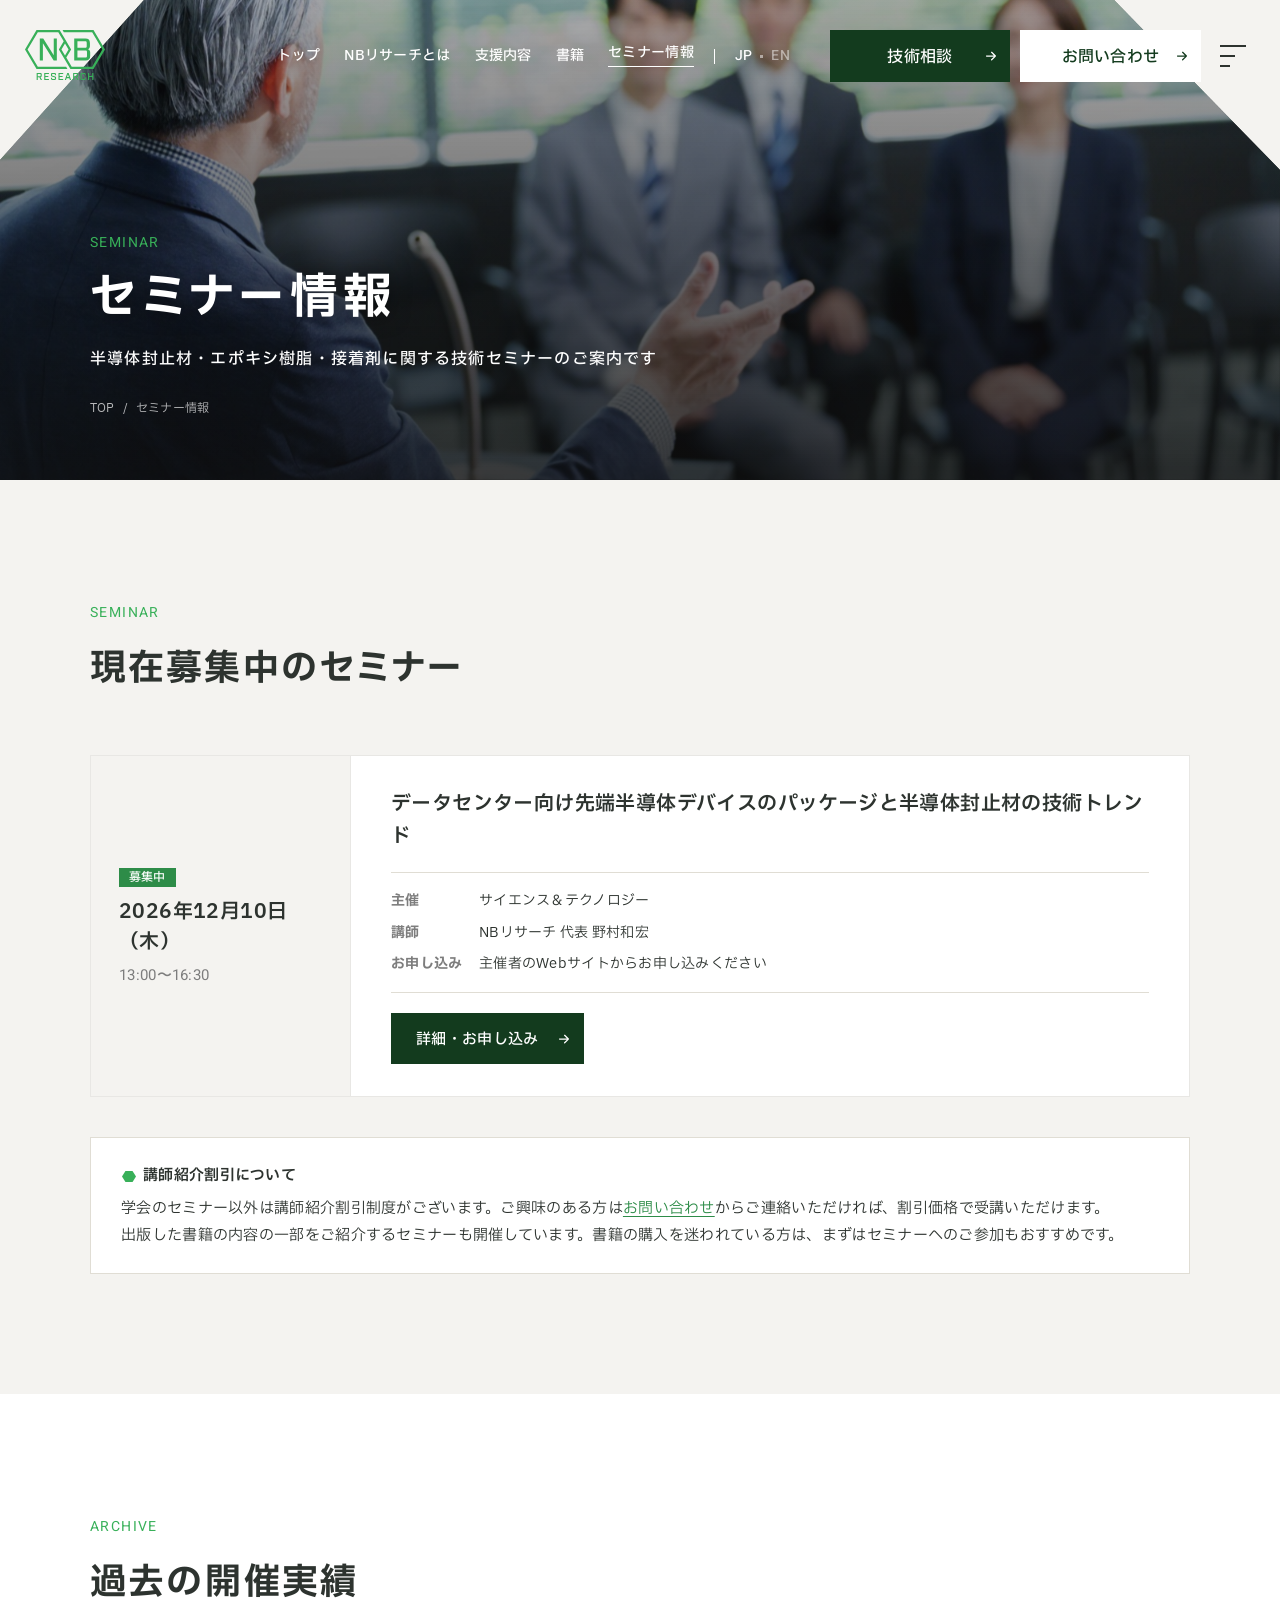
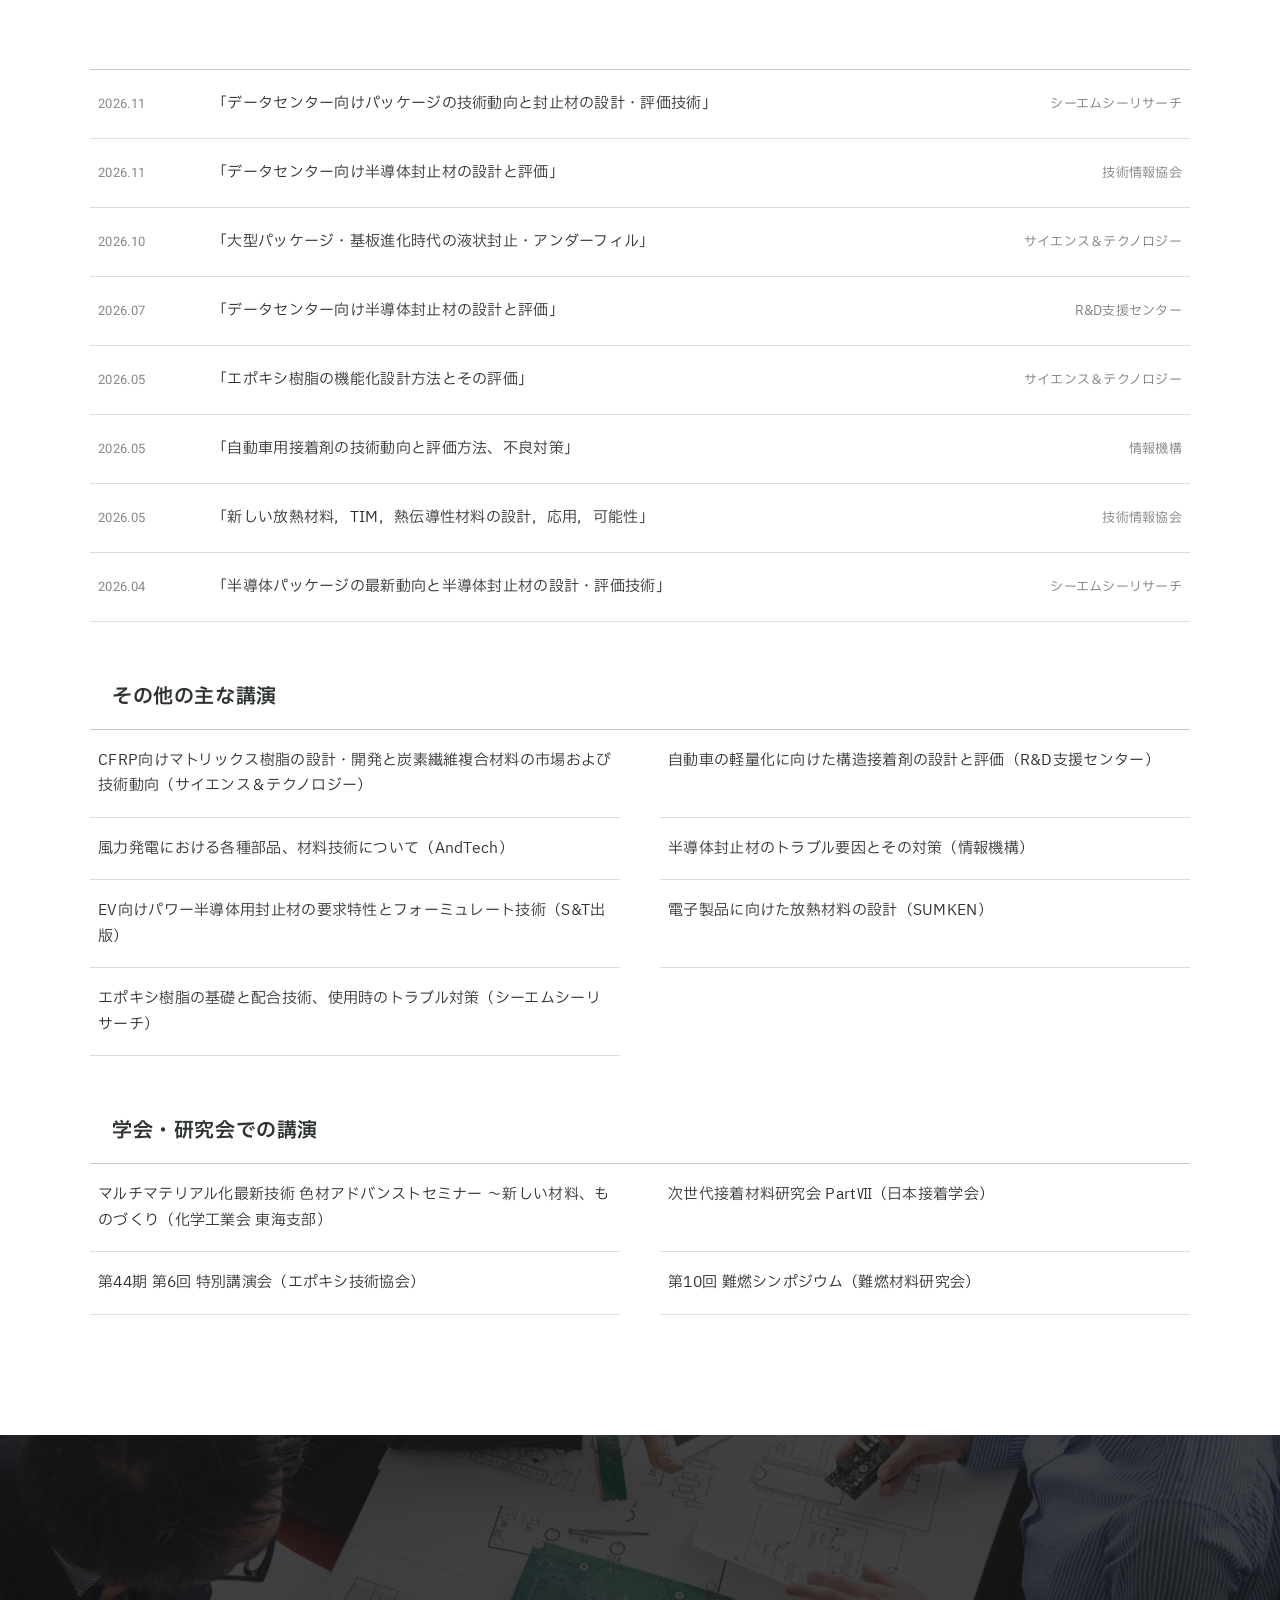
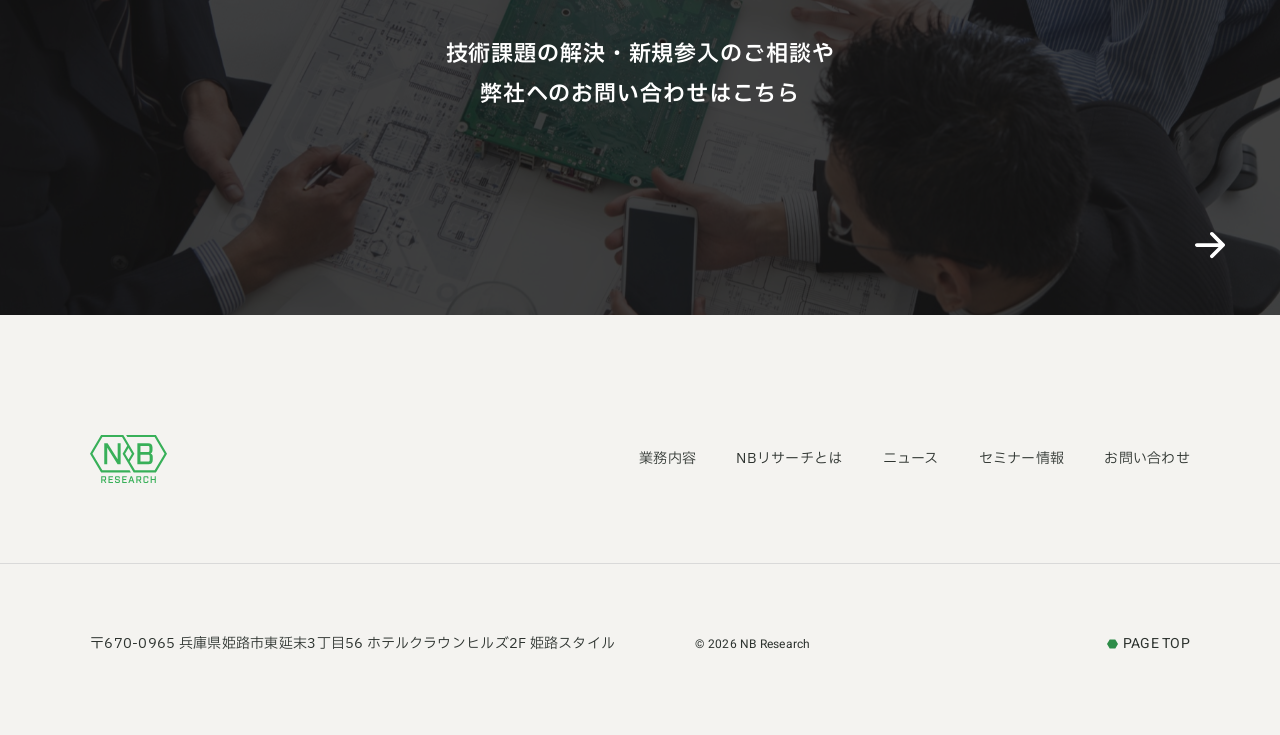
<file: seminar/index.html>
<!DOCTYPE html>
<html lang="ja">
<head>
<meta charset="UTF-8">
<meta name="viewport" content="width=device-width, initial-scale=1.0">
<meta name="robots" content="noindex,nofollow">
<meta name="description" content="半導体封止材・エポキシ樹脂・接着剤に関する技術セミナーの開催情報と、これまでの講演実績です。">
<title>セミナー情報｜接着剤・封止材の技術コンサルタント NBリサーチ</title>
<link rel="preconnect" href="https://fonts.googleapis.com">
<link rel="preconnect" href="https://fonts.gstatic.com" crossorigin>
<link rel="stylesheet" href="https://fonts.googleapis.com/css2?family=Heebo:wght@400;500;600&family=IBM+Plex+Sans+JP:wght@400;500;600;700&display=swap">
<link rel="stylesheet" href="../assets/css/reset.css">
<link rel="stylesheet" href="../assets/css/top.css">
<link rel="stylesheet" href="../assets/css/page.css">
</head>
<body id="top">

<header class="site-header">
  <a class="site-header__logo" href="../"><img src="../assets/images/logo-header.svg" alt="NB RESEARCH" width="80" height="50"></a>
  <div class="site-header__right">
    <div class="site-header__nav-area">
      <nav class="site-header__nav" aria-label="メインメニュー">
        <a href="../">トップ</a>
        <a href="../about/">NBリサーチとは</a>
        <a href="../service/">支援内容</a>
        <a href="../#writer">書籍</a>
        <a href="../seminar/" aria-current="page">セミナー情報</a>
      </nav>
      <span class="site-header__divider" aria-hidden="true"></span>
      <div class="lang">
        <a class="lang__item is-current" href="#" data-pending aria-current="true">JP</a>
        <span class="lang__dot" aria-hidden="true"></span>
        <a class="lang__item" href="#" data-pending>EN</a>
      </div>
    </div>
    <div class="site-header__actions">
      <a class="btn btn--primary btn--header" href="../contact/">技術相談<img class="btn__icon" src="../assets/images/icon-arrow-white.svg" alt="" width="20" height="20"></a>
      <a class="btn btn--white btn--header-contact" href="../contact/">お問い合わせ<img class="btn__icon" src="../assets/images/icon-arrow-green.svg" alt="" width="20" height="20"></a>
      <button class="menu-toggle" type="button" aria-label="メニューを開く" aria-expanded="false" aria-controls="global-menu" data-menu-open>
        <span></span><span></span><span></span>
      </button>
    </div>
  </div>
</header>

<div class="menu" id="global-menu" aria-hidden="true" data-menu>
  <div class="menu__overlay" data-menu-close></div>
  <div class="menu__panel" role="dialog" aria-modal="true" aria-label="メニュー">
    <div class="lang menu__lang">
      <a class="lang__item is-current" href="#" data-pending aria-current="true">JP</a>
      <span class="lang__dot" aria-hidden="true"></span>
      <a class="lang__item" href="#" data-pending>EN</a>
    </div>
    <button class="menu__close" type="button" aria-label="メニューを閉じる" data-menu-close><span></span></button>
    <div class="menu__body">
      <div class="menu__group">
        <a class="menu__large menu__large--top" href="../" data-menu-link>トップ<img src="../assets/images/icon-arrow-menu.svg" alt="" width="32" height="32"></a>
        <nav class="menu__anchors" aria-label="ページ内メニュー">
          <a href="../#about" data-menu-link>NBリサーチとは</a>
          <a href="../#issues" data-menu-link>現場の課題</a>
          <a href="../#reason" data-menu-link>選ばれる理由</a>
          <a href="../service/" data-menu-link>支援内容</a>
          <a href="../service/#flow" data-menu-link>契約までの流れ</a>
        </nav>
      </div>
      <hr class="menu__line">
      <nav class="menu__pages" aria-label="下層ページ">
        <a class="menu__large" href="../about/">会社情報<img src="../assets/images/icon-arrow-menu.svg" alt="" width="32" height="32"></a>
        <a class="menu__large" href="../news/">お知らせ<img src="../assets/images/icon-arrow-menu.svg" alt="" width="32" height="32"></a>
        <a class="menu__large" href="../seminar/">セミナー情報<img src="../assets/images/icon-arrow-menu.svg" alt="" width="32" height="32"></a>
      </nav>
      <div class="menu__buttons">
        <a class="btn btn--menu btn--menu-white" href="../contact/">お問い合わせやご相談はこちら<img class="btn__icon" src="../assets/images/icon-arrow-dark.svg" alt="" width="20" height="20"></a>
      </div>
    </div>
  </div>
</div>

<main>
  <section class="page-hero">
    <div class="page-hero__visual" aria-hidden="true"><img src="../assets/images/reason-03.jpg" alt="" width="752" height="424"></div>
    <div class="page-hero__content">
      <p class="page-hero__label">SEMINAR</p>
      <h1 class="page-hero__title">セミナー情報</h1>
      <p class="page-hero__lead">半導体封止材・エポキシ樹脂・接着剤に関する技術セミナーのご案内です</p>
      <ol class="breadcrumb">
        <li><a href="../">TOP</a></li>
        <li aria-current="page">セミナー情報</li>
      </ol>
    </div>
  </section>

  <section class="page-section">
    <div class="container">
      <div class="page-section__head">
        <div class="heading">
          <p class="heading__label">SEMINAR</p>
          <h2 class="heading__title">現在募集中のセミナー</h2>
        </div>
      </div>
      <!-- WP: 募集中のセミナー(開催日が今日以降の投稿)をここでループ出力する -->
      <ul class="seminar-entries">
        <li class="seminar-entry">
          <div class="seminar-entry__meta">
            <span class="seminar-entry__status">募集中</span>
            <p class="seminar-entry__date">2026年12月10日（木）</p>
            <p class="seminar-entry__time">13:00〜16:30</p>
          </div>
          <div class="seminar-entry__body">
            <h3 class="seminar-entry__title">データセンター向け先端半導体デバイスのパッケージと半導体封止材の技術トレンド</h3>
            <dl class="seminar-entry__table">
              <dt>主催</dt><dd>サイエンス＆テクノロジー</dd>
              <dt>講師</dt><dd>NBリサーチ 代表 野村和宏</dd>
              <dt>お申し込み</dt><dd>主催者のWebサイトからお申し込みください</dd>
            </dl>
            <a class="btn btn--primary btn--entry" href="https://www.science-t.com/seminar/B261250.html" target="_blank" rel="noopener">詳細・お申し込み<span class="u-visually-hidden">(新しいタブで開きます)</span><img class="btn__icon" src="../assets/images/icon-arrow-white.svg" alt="" width="20" height="20"></a>
          </div>
        </li>
      </ul>
      <!-- /WP -->
      <div class="note-box">
        <p class="note-box__head"><img src="../assets/images/icon-dot.svg" alt="" width="16" height="16">講師紹介割引について</p>
        <p>学会のセミナー以外は講師紹介割引制度がございます。ご興味のある方は<a href="../contact/" class="text-link">お問い合わせ</a>からご連絡いただければ、割引価格で受講いただけます。<br>出版した書籍の内容の一部をご紹介するセミナーも開催しています。書籍の購入を迷われている方は、まずはセミナーへのご参加もおすすめです。</p>
      </div>
    </div>
  </section>

  <section class="page-section page-section--white">
    <div class="container">
      <div class="page-section__head">
        <div class="heading">
          <p class="heading__label">ARCHIVE</p>
          <h2 class="heading__title">過去の開催実績</h2>
        </div>
      </div>
      <!-- WP: 開催日が過ぎたセミナーをここでループ出力する -->
      <ul class="archive-list">
        <li><span class="archive-list__date">2026.11</span><span>「データセンター向けパッケージの技術動向と封止材の設計・評価技術」</span><span class="archive-list__org">シーエムシーリサーチ</span></li>
        <li><span class="archive-list__date">2026.11</span><span>「データセンター向け半導体封止材の設計と評価」</span><span class="archive-list__org">技術情報協会</span></li>
        <li><span class="archive-list__date">2026.10</span><span>「大型パッケージ・基板進化時代の液状封止・アンダーフィル」</span><span class="archive-list__org">サイエンス＆テクノロジー</span></li>
        <li><span class="archive-list__date">2026.07</span><span>「データセンター向け半導体封止材の設計と評価」</span><span class="archive-list__org">R&amp;D支援センター</span></li>
        <li><span class="archive-list__date">2026.05</span><span>「エポキシ樹脂の機能化設計方法とその評価」</span><span class="archive-list__org">サイエンス＆テクノロジー</span></li>
        <li><span class="archive-list__date">2026.05</span><span>「自動車用接着剤の技術動向と評価方法、不良対策」</span><span class="archive-list__org">情報機構</span></li>
        <li><span class="archive-list__date">2026.05</span><span>「新しい放熱材料，TIM，熱伝導性材料の設計，応用，可能性」</span><span class="archive-list__org">技術情報協会</span></li>
        <li><span class="archive-list__date">2026.04</span><span>「半導体パッケージの最新動向と半導体封止材の設計・評価技術」</span><span class="archive-list__org">シーエムシーリサーチ</span></li>
      </ul>
      <!-- /WP -->
      <h3 class="sub-heading"><img src="../assets/images/icon-bullet.svg" alt="" width="11" height="9">その他の主な講演</h3>
      <ul class="plain-list">
          <li>CFRP向けマトリックス樹脂の設計・開発と炭素繊維複合材料の市場および技術動向（サイエンス＆テクノロジー）</li>
          <li>自動車の軽量化に向けた構造接着剤の設計と評価（R&amp;D支援センター）</li>
          <li>風力発電における各種部品、材料技術について（AndTech）</li>
          <li>半導体封止材のトラブル要因とその対策（情報機構）</li>
          <li>EV向けパワー半導体用封止材の要求特性とフォーミュレート技術（S&amp;T出版）</li>
          <li>電子製品に向けた放熱材料の設計（SUMKEN）</li>
          <li>エポキシ樹脂の基礎と配合技術、使用時のトラブル対策（シーエムシーリサーチ）</li>
      </ul>
      <h3 class="sub-heading"><img src="../assets/images/icon-bullet.svg" alt="" width="11" height="9">学会・研究会での講演</h3>
      <ul class="plain-list">
          <li>マルチマテリアル化最新技術 色材アドバンストセミナー 〜新しい材料、ものづくり（化学工業会 東海支部）</li>
          <li>次世代接着材料研究会 PartⅦ（日本接着学会）</li>
          <li>第44期 第6回 特別講演会（エポキシ技術協会）</li>
          <li>第10回 難燃シンポジウム（難燃材料研究会）</li>
      </ul>
    </div>
  </section>

  <section class="links" aria-label="お問い合わせ">
    <a class="link-card" href="../contact/">
      <img class="link-card__image" src="../assets/images/link-01.jpg" alt="" width="900" height="600" loading="lazy">
      <span class="link-card__text">技術課題の解決・新規参入のご相談や<br>弊社へのお問い合わせはこちら</span>
      <img class="link-card__arrow" src="../assets/images/icon-arrow-large.svg" alt="" width="60" height="60">
    </a>
  </section>
</main>

<footer class="footer">
  <div class="footer__head">
    <div class="container footer__row">
      <a href="../"><img src="../assets/images/logo-footer.svg" alt="NB RESEARCH" width="77" height="48" loading="lazy"></a>
      <nav class="footer__nav" aria-label="フッターメニュー">
        <a href="../service/">業務内容</a>
        <a href="../about/">NBリサーチとは</a>
        <a href="../news/">ニュース</a>
        <a href="../seminar/">セミナー情報</a>
        <a href="../contact/">お問い合わせ</a>
      </nav>
    </div>
  </div>
  <div class="footer__bottom">
    <div class="container footer__bottom-row">
      <address>〒670-0965 兵庫県姫路市東延末3丁目56 ホテルクラウンヒルズ2F 姫路スタイル</address>
      <div class="footer__meta">
        <small>© 2026 NB Research</small>
        <a class="footer__pagetop" href="#top"><img src="../assets/images/icon-pagetop.svg" alt="" width="18" height="18">PAGE TOP</a>
      </div>
    </div>
  </div>
</footer>

<script src="../assets/js/top.js"></script>
</body>
</html>
</file>
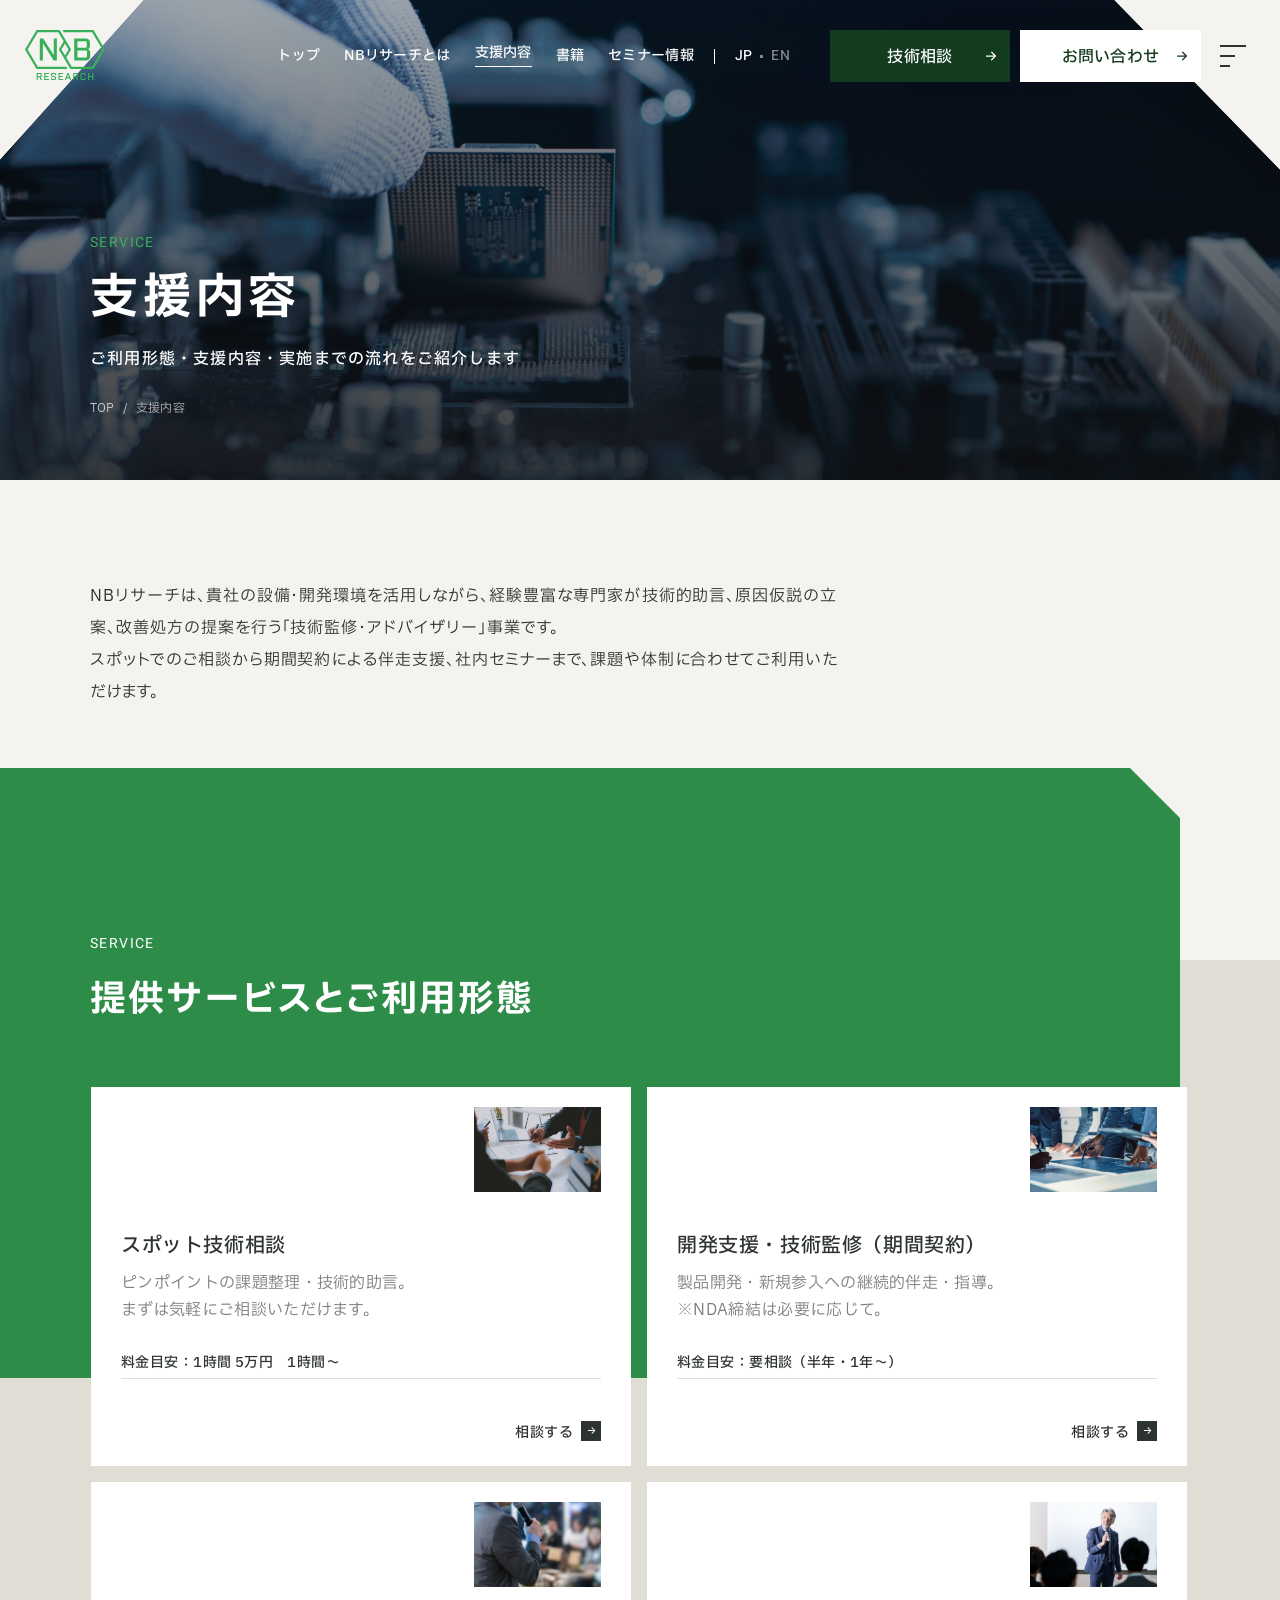
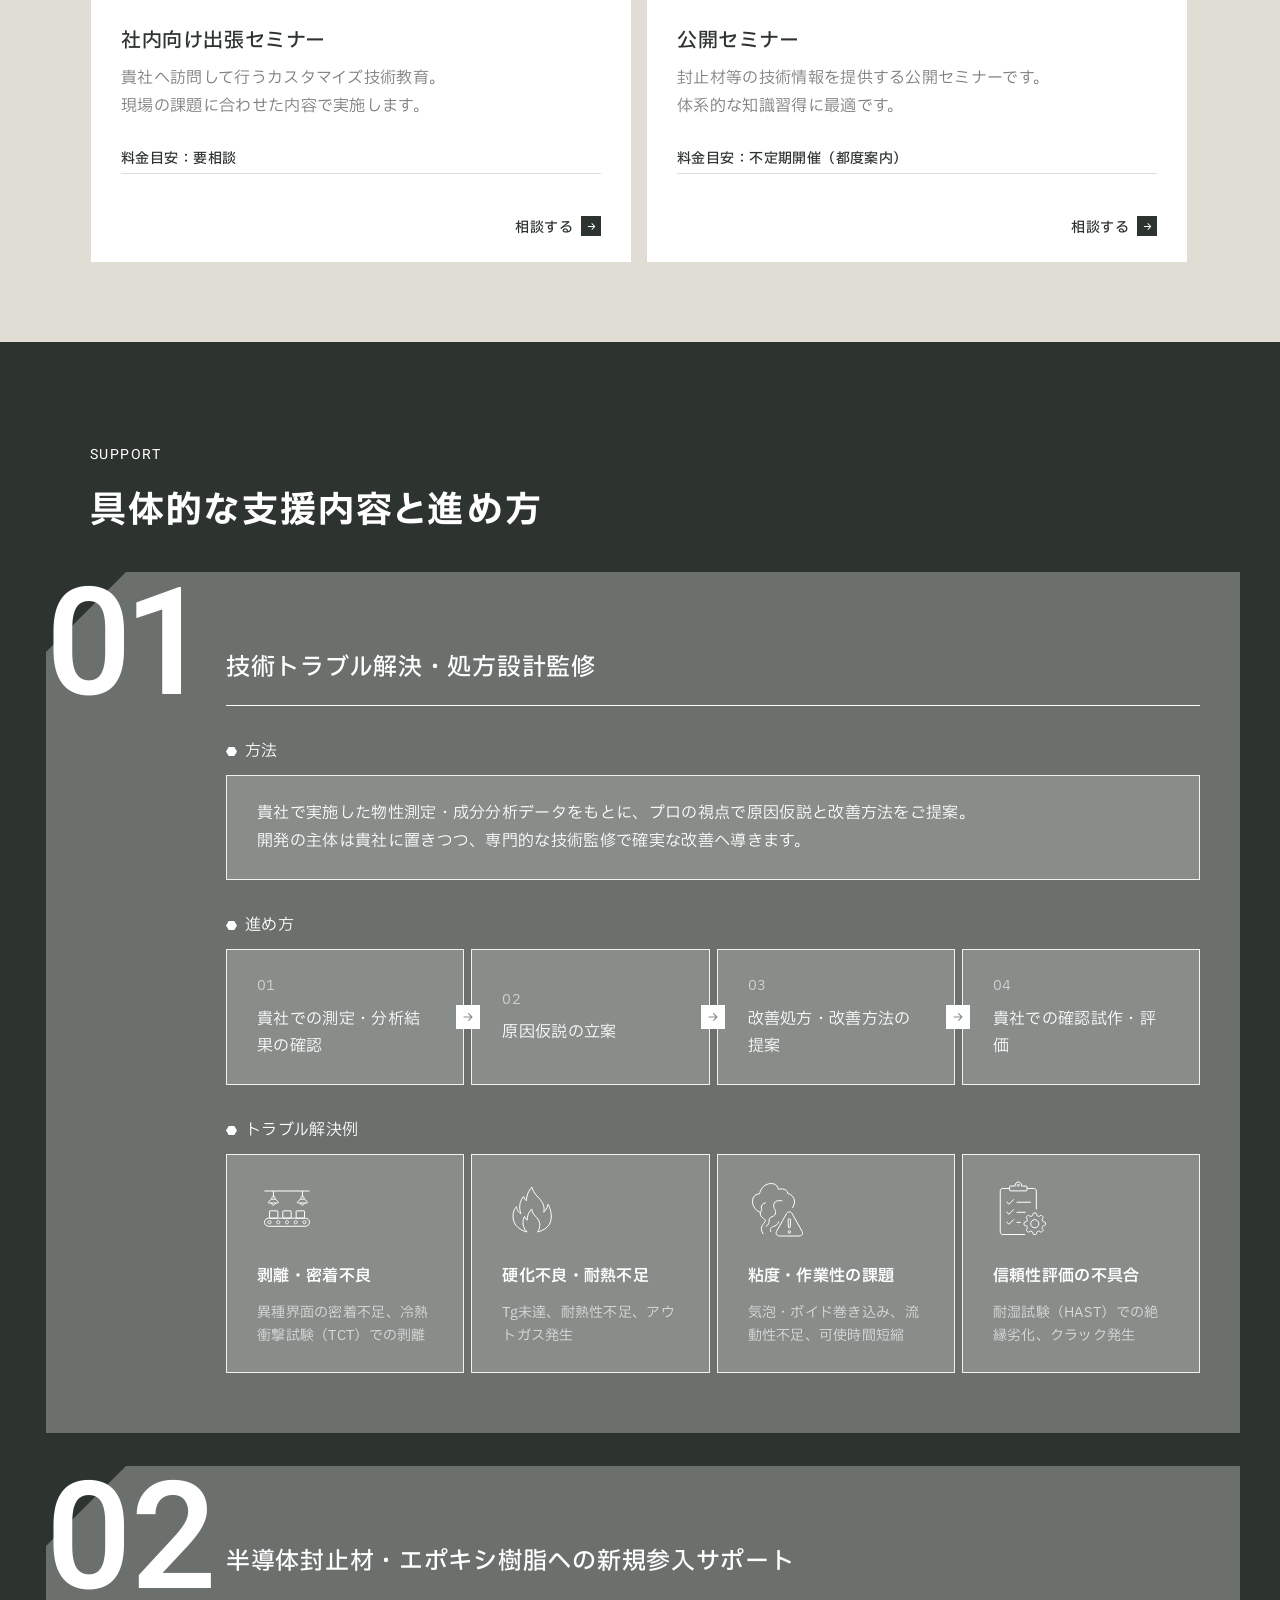
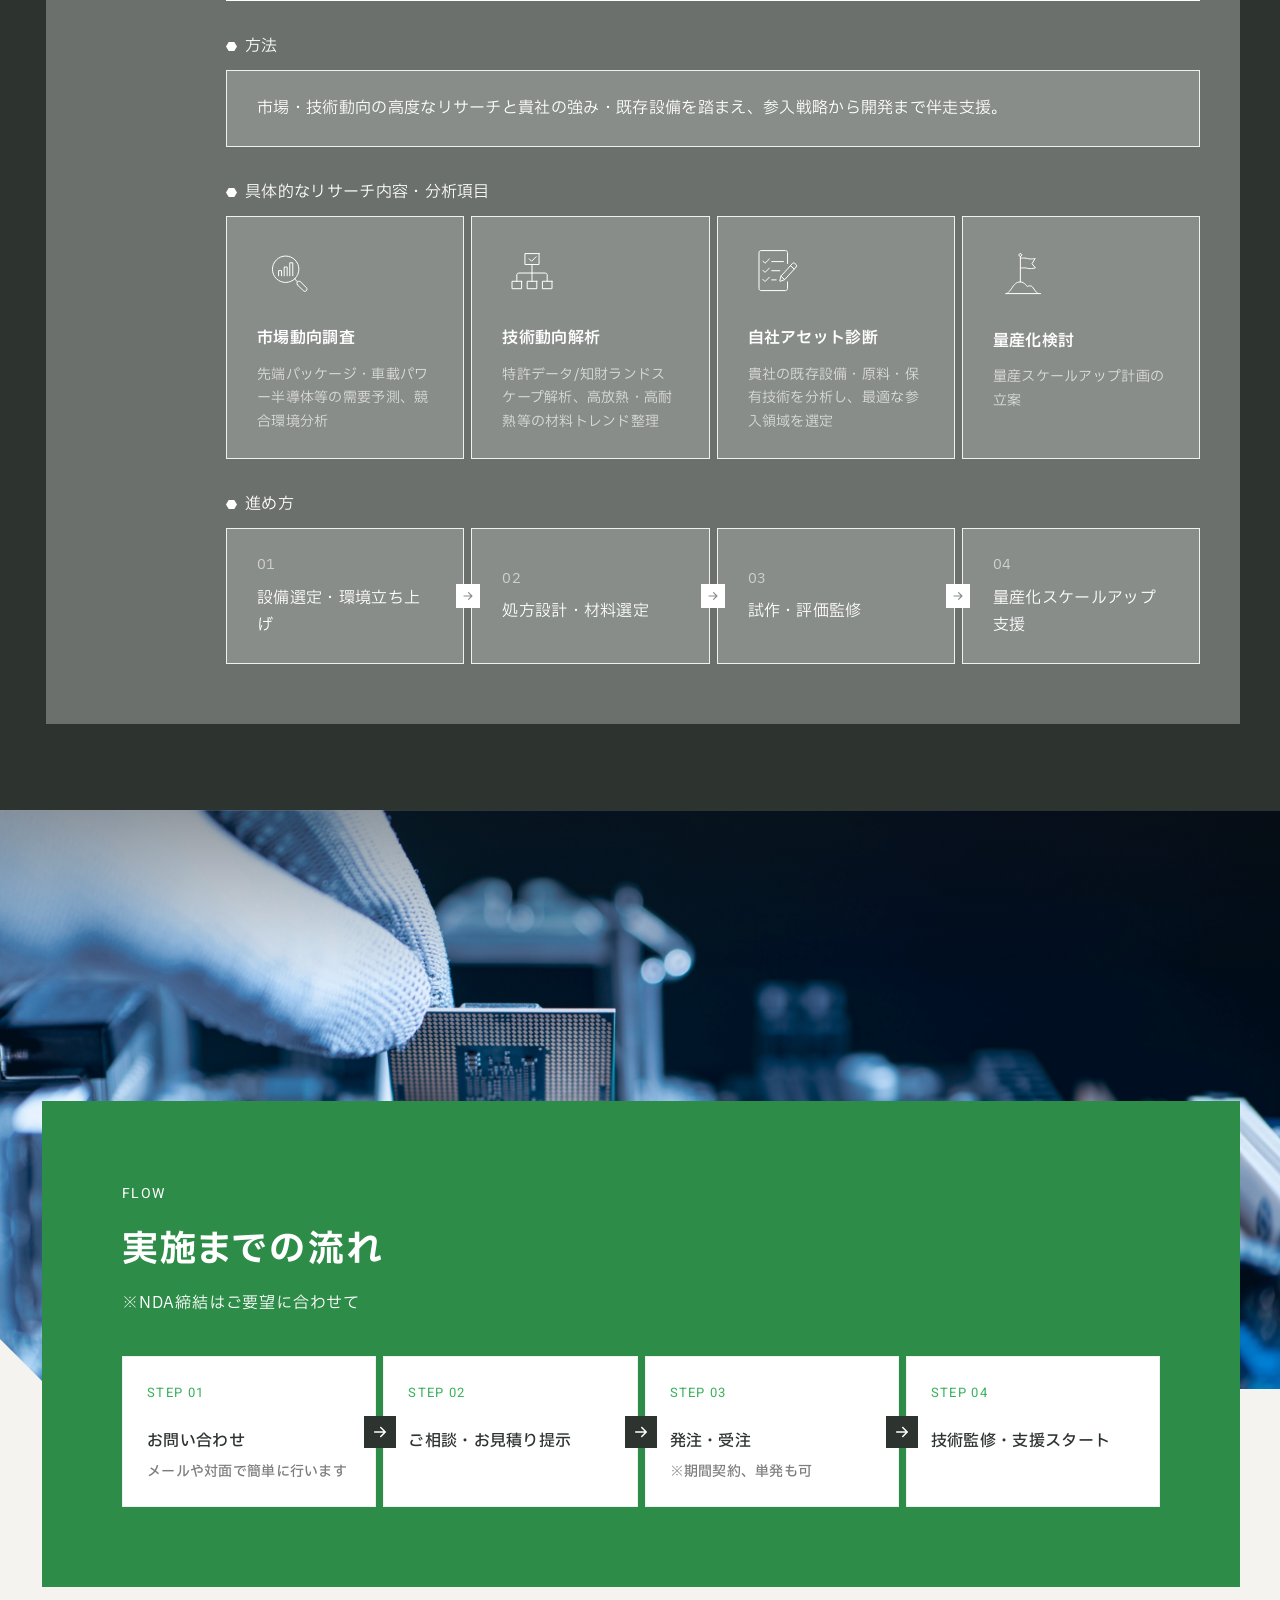
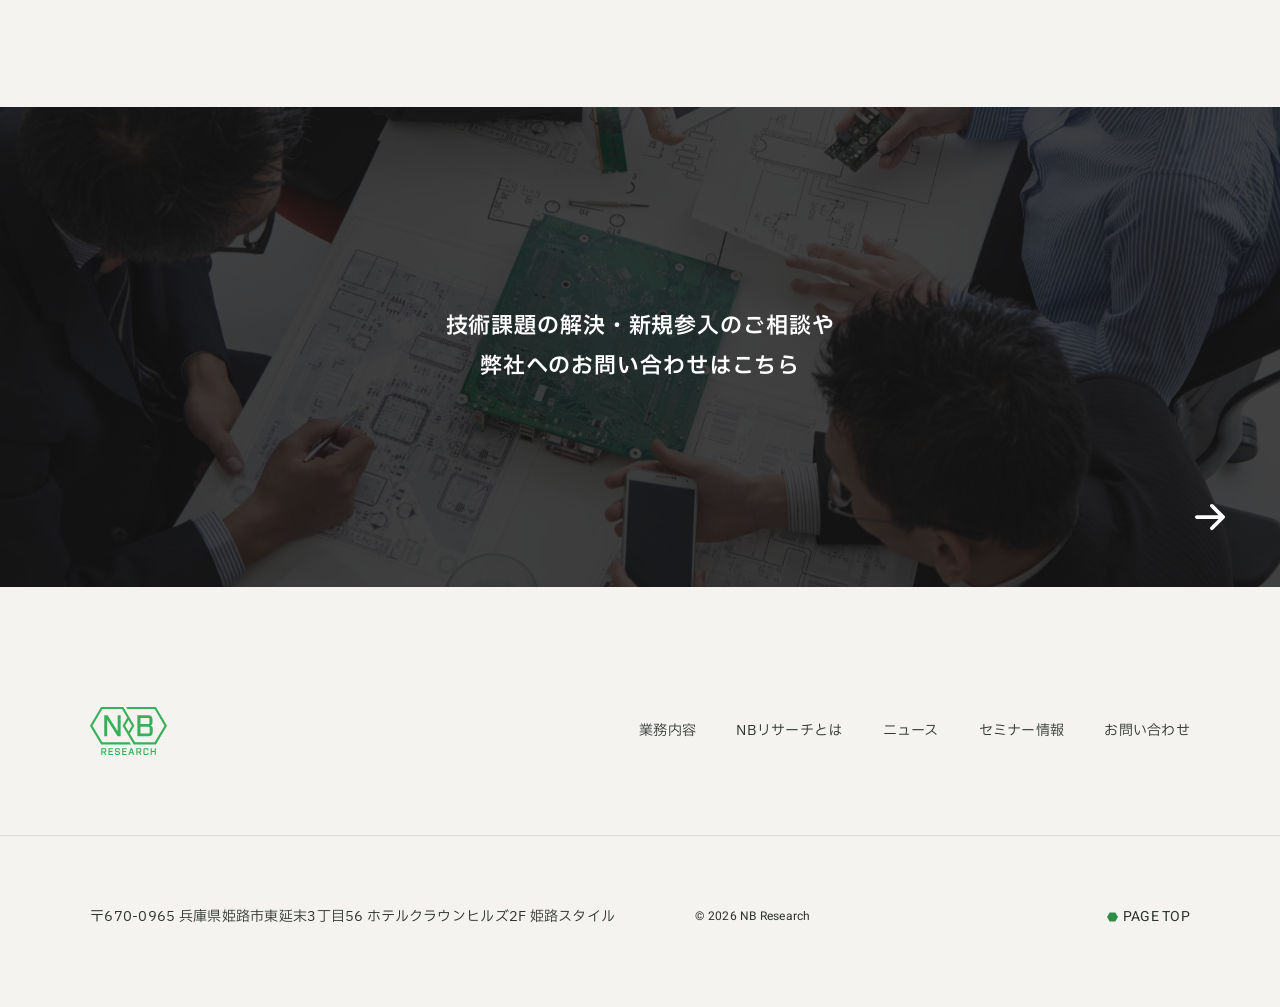
<file: service/index.html>
<!DOCTYPE html>
<html lang="ja">
<head>
<meta charset="UTF-8">
<meta name="viewport" content="width=device-width, initial-scale=1.0">
<meta name="robots" content="noindex,nofollow">
<meta name="description" content="NBリサーチの提供サービスとご利用形態、具体的な支援内容と進め方、実施までの流れをご紹介します。">
<title>支援内容｜接着剤・封止材の技術コンサルタント NBリサーチ</title>
<link rel="preconnect" href="https://fonts.googleapis.com">
<link rel="preconnect" href="https://fonts.gstatic.com" crossorigin>
<link rel="stylesheet" href="https://fonts.googleapis.com/css2?family=Heebo:wght@400;500;600&family=IBM+Plex+Sans+JP:wght@400;500;600;700&display=swap">
<link rel="stylesheet" href="../assets/css/reset.css">
<link rel="stylesheet" href="../assets/css/top.css">
<link rel="stylesheet" href="../assets/css/page.css">
</head>
<body id="top">

<header class="site-header">
  <a class="site-header__logo" href="../"><img src="../assets/images/logo-header.svg" alt="NB RESEARCH" width="80" height="50"></a>
  <div class="site-header__right">
    <div class="site-header__nav-area">
      <nav class="site-header__nav" aria-label="メインメニュー">
        <a href="../">トップ</a>
        <a href="../about/">NBリサーチとは</a>
        <a href="../service/" aria-current="page">支援内容</a>
        <a href="../#writer">書籍</a>
        <a href="../seminar/">セミナー情報</a>
      </nav>
      <span class="site-header__divider" aria-hidden="true"></span>
      <div class="lang">
        <a class="lang__item is-current" href="#" data-pending aria-current="true">JP</a>
        <span class="lang__dot" aria-hidden="true"></span>
        <a class="lang__item" href="#" data-pending>EN</a>
      </div>
    </div>
    <div class="site-header__actions">
      <a class="btn btn--primary btn--header" href="../contact/">技術相談<img class="btn__icon" src="../assets/images/icon-arrow-white.svg" alt="" width="20" height="20"></a>
      <a class="btn btn--white btn--header-contact" href="../contact/">お問い合わせ<img class="btn__icon" src="../assets/images/icon-arrow-green.svg" alt="" width="20" height="20"></a>
      <button class="menu-toggle" type="button" aria-label="メニューを開く" aria-expanded="false" aria-controls="global-menu" data-menu-open>
        <span></span><span></span><span></span>
      </button>
    </div>
  </div>
</header>

<div class="menu" id="global-menu" aria-hidden="true" data-menu>
  <div class="menu__overlay" data-menu-close></div>
  <div class="menu__panel" role="dialog" aria-modal="true" aria-label="メニュー">
    <div class="lang menu__lang">
      <a class="lang__item is-current" href="#" data-pending aria-current="true">JP</a>
      <span class="lang__dot" aria-hidden="true"></span>
      <a class="lang__item" href="#" data-pending>EN</a>
    </div>
    <button class="menu__close" type="button" aria-label="メニューを閉じる" data-menu-close><span></span></button>
    <div class="menu__body">
      <div class="menu__group">
        <a class="menu__large menu__large--top" href="../" data-menu-link>トップ<img src="../assets/images/icon-arrow-menu.svg" alt="" width="32" height="32"></a>
        <nav class="menu__anchors" aria-label="ページ内メニュー">
          <a href="../#about" data-menu-link>NBリサーチとは</a>
          <a href="../#issues" data-menu-link>現場の課題</a>
          <a href="../#reason" data-menu-link>選ばれる理由</a>
          <a href="../service/" data-menu-link>支援内容</a>
          <a href="../service/#flow" data-menu-link>契約までの流れ</a>
        </nav>
      </div>
      <hr class="menu__line">
      <nav class="menu__pages" aria-label="下層ページ">
        <a class="menu__large" href="../about/">会社情報<img src="../assets/images/icon-arrow-menu.svg" alt="" width="32" height="32"></a>
        <a class="menu__large" href="../news/">お知らせ<img src="../assets/images/icon-arrow-menu.svg" alt="" width="32" height="32"></a>
        <a class="menu__large" href="../seminar/">セミナー情報<img src="../assets/images/icon-arrow-menu.svg" alt="" width="32" height="32"></a>
      </nav>
      <div class="menu__buttons">
        <a class="btn btn--menu btn--menu-white" href="../contact/">お問い合わせやご相談はこちら<img class="btn__icon" src="../assets/images/icon-arrow-dark.svg" alt="" width="20" height="20"></a>
      </div>
    </div>
  </div>
</div>

<main>
  <section class="page-hero">
    <div class="page-hero__visual" aria-hidden="true"><img src="../assets/images/flow.jpg" alt="" width="1600" height="579"></div>
    <div class="page-hero__content">
      <p class="page-hero__label">SERVICE</p>
      <h1 class="page-hero__title">支援内容</h1>
      <p class="page-hero__lead">ご利用形態・支援内容・実施までの流れをご紹介します</p>
      <ol class="breadcrumb">
        <li><a href="../">TOP</a></li>
        <li aria-current="page">支援内容</li>
      </ol>
    </div>
  </section>

  <section class="service-intro">
    <div class="container">
      <p class="page-lead">NBリサーチは、貴社の設備・開発環境を活用しながら、経験豊富な専門家が技術的助言、原因仮説の立案、改善処方の提案を行う「技術監修・アドバイザリー」事業です。<br>スポットでのご相談から期間契約による伴走支援、社内セミナーまで、課題や体制に合わせてご利用いただけます。</p>
    </div>
  </section>

  <section class="service" id="service">
    <div class="service__green" aria-hidden="true"></div>
    <div class="container service__inner">
      <div class="heading heading--white">
        <p class="heading__label">SERVICE</p>
        <h2 class="heading__title">提供サービスと<br class="u-sp">ご利用形態</h2>
      </div>
      <ul class="service__list">
        <li class="service-card">
          <div class="service-card__image"><img src="../assets/images/service-01.jpg" alt="" width="127" height="85" loading="lazy"></div>
          <div class="service-card__text">
            <h3>スポット技術相談</h3>
            <p>ピンポイントの課題整理・技術的助言。<br>まずは気軽にご相談いただけます。</p>
          </div>
          <p class="service-card__price">料金目安：1時間 5万円　1時間〜</p>
          <a class="service-card__link" href="../contact/"><em>相談する</em><i><img src="../assets/images/icon-arrow-short.svg" alt="" width="15" height="15"></i></a>
        </li>
        <li class="service-card">
          <div class="service-card__image"><img src="../assets/images/service-02.jpg" alt="" width="127" height="85" loading="lazy"></div>
          <div class="service-card__text">
            <h3>開発支援・技術監修（期間契約）</h3>
            <p>製品開発・新規参入への継続的伴走・指導。<br>※NDA締結は必要に応じて。</p>
          </div>
          <p class="service-card__price">料金目安：要相談（半年・1年〜）</p>
          <a class="service-card__link" href="../contact/"><em>相談する</em><i><img src="../assets/images/icon-arrow-short.svg" alt="" width="15" height="15"></i></a>
        </li>
        <li class="service-card">
          <div class="service-card__image"><img src="../assets/images/service-03.jpg" alt="" width="127" height="85" loading="lazy"></div>
          <div class="service-card__text">
            <h3>社内向け出張セミナー</h3>
            <p>貴社へ訪問して行うカスタマイズ技術教育。<br>現場の課題に合わせた内容で実施します。</p>
          </div>
          <p class="service-card__price">料金目安：要相談</p>
          <a class="service-card__link" href="../contact/"><em>相談する</em><i><img src="../assets/images/icon-arrow-short.svg" alt="" width="15" height="15"></i></a>
        </li>
        <li class="service-card">
          <div class="service-card__image service-card__image--crop"><img src="../assets/images/service-04.jpg" alt="" width="167" height="111" loading="lazy"></div>
          <div class="service-card__text">
            <h3>公開セミナー</h3>
            <p>封止材等の技術情報を提供する公開セミナーです。<br>体系的な知識習得に最適です。</p>
          </div>
          <p class="service-card__price">料金目安：不定期開催（都度案内）</p>
          <a class="service-card__link" href="../contact/"><em>相談する</em><i><img src="../assets/images/icon-arrow-short.svg" alt="" width="15" height="15"></i></a>
        </li>
      </ul>
    </div>
  </section>

  <section class="support" id="support">
    <div class="container">
      <div class="heading heading--white">
        <p class="heading__label">SUPPORT</p>
        <h2 class="heading__title">具体的な支援内容と<br class="u-sp">進め方</h2>
      </div>
    </div>
    <div class="support__list">
      <article class="support-block">
        <span class="support-block__corner"><img src="../assets/images/support-corner.svg" alt="" width="80" height="80"></span>
        <span class="support-block__num support-block__num--tight">01</span>
        <div class="support-block__inner">
          <h3 class="support-block__title">技術トラブル解決・処方設計監修</h3>
          <div class="support-block__sections">
            <section>
              <h4 class="support-head"><img src="../assets/images/icon-bullet.svg" alt="" width="11" height="9">方法</h4>
              <p class="support-box">貴社で実施した物性測定・成分分析データをもとに、プロの視点で原因仮説と改善方法をご提案。<br>開発の主体は貴社に置きつつ、専門的な技術監修で確実な改善へ導きます。</p>
            </section>
            <section>
              <h4 class="support-head"><img src="../assets/images/icon-bullet.svg" alt="" width="11" height="9">進め方</h4>
              <ol class="support-steps">
                <li class="support-box support-step"><span>01</span><p>貴社での測定・分析結果の確認</p><i class="step-arrow"><img src="../assets/images/icon-step.svg" alt="" width="18" height="18"></i></li>
                <li class="support-box support-step"><span>02</span><p>原因仮説の立案</p><i class="step-arrow"><img src="../assets/images/icon-step.svg" alt="" width="18" height="18"></i></li>
                <li class="support-box support-step"><span>03</span><p>改善処方・改善方法の提案</p><i class="step-arrow"><img src="../assets/images/icon-step.svg" alt="" width="18" height="18"></i></li>
                <li class="support-box support-step"><span>04</span><p>貴社での確認試作・評価</p></li>
              </ol>
            </section>
            <section>
              <h4 class="support-head"><img src="../assets/images/icon-bullet.svg" alt="" width="11" height="9">トラブル解決例</h4>
              <ul class="support-cases">
                <li class="support-box support-case"><img src="../assets/images/support1-icon01.svg" alt="" width="60" height="60" loading="lazy"><div><h5>剥離・密着不良</h5><p>異種界面の密着不足、冷熱衝撃試験（TCT）での剥離</p></div></li>
                <li class="support-box support-case"><img src="../assets/images/support1-icon02.svg" alt="" width="60" height="60" loading="lazy"><div><h5>硬化不良・耐熱不足</h5><p>Tg未達、耐熱性不足、アウトガス発生</p></div></li>
                <li class="support-box support-case"><img src="../assets/images/support1-icon03.svg" alt="" width="60" height="60" loading="lazy"><div><h5>粘度・作業性の課題</h5><p>気泡・ボイド巻き込み、流動性不足、可使時間短縮</p></div></li>
                <li class="support-box support-case"><img src="../assets/images/support1-icon04.svg" alt="" width="60" height="60" loading="lazy"><div><h5>信頼性評価の不具合</h5><p>耐湿試験（HAST）での絶縁劣化、クラック発生</p></div></li>
              </ul>
            </section>
          </div>
        </div>
      </article>
      <article class="support-block">
        <span class="support-block__corner"><img src="../assets/images/support-corner.svg" alt="" width="80" height="80"></span>
        <span class="support-block__num">02</span>
        <div class="support-block__inner">
          <h3 class="support-block__title">半導体封止材・エポキシ樹脂への新規参入サポート</h3>
          <div class="support-block__sections">
            <section>
              <h4 class="support-head"><img src="../assets/images/icon-bullet.svg" alt="" width="11" height="9">方法</h4>
              <p class="support-box">市場・技術動向の高度なリサーチと貴社の強み・既存設備を踏まえ、参入戦略から開発まで伴走支援。</p>
            </section>
            <section>
              <h4 class="support-head"><img src="../assets/images/icon-bullet.svg" alt="" width="11" height="9">具体的なリサーチ内容・分析項目</h4>
              <ul class="support-cases">
                <li class="support-box support-case"><img src="../assets/images/support2-icon01.svg" alt="" width="60" height="60" loading="lazy"><div><h5>市場動向調査</h5><p>先端パッケージ・車載パワー半導体等の需要予測、競合環境分析</p></div></li>
                <li class="support-box support-case"><img src="../assets/images/support2-icon02.svg" alt="" width="60" height="60" loading="lazy"><div><h5>技術動向解析</h5><p>特許データ/知財ランドスケープ解析、高放熱・高耐熱等の材料トレンド整理</p></div></li>
                <li class="support-box support-case"><img src="../assets/images/support2-icon03.svg" alt="" width="60" height="60" loading="lazy"><div><h5>自社アセット診断</h5><p>貴社の既存設備・原料・保有技術を分析し、最適な参入領域を選定</p></div></li>
                <li class="support-box support-case support-case--fixed"><img src="../assets/images/support2-icon04.svg" alt="" width="60" height="60" loading="lazy"><div><h5>量産化検討</h5><p>量産スケールアップ計画の立案</p></div></li>
              </ul>
            </section>
            <section>
              <h4 class="support-head"><img src="../assets/images/icon-bullet.svg" alt="" width="11" height="9">進め方</h4>
              <ol class="support-steps">
                <li class="support-box support-step"><span>01</span><p>設備選定・環境立ち上げ</p><i class="step-arrow"><img src="../assets/images/icon-step.svg" alt="" width="18" height="18"></i></li>
                <li class="support-box support-step"><span>02</span><p>処方設計・材料選定</p><i class="step-arrow"><img src="../assets/images/icon-step.svg" alt="" width="18" height="18"></i></li>
                <li class="support-box support-step"><span>03</span><p>試作・評価監修</p><i class="step-arrow"><img src="../assets/images/icon-step.svg" alt="" width="18" height="18"></i></li>
                <li class="support-box support-step"><span>04</span><p>量産化スケールアップ支援</p></li>
              </ol>
            </section>
          </div>
        </div>
      </article>
    </div>
  </section>

  <section class="flow" id="flow">
    <div class="flow__image">
      <img src="../assets/images/flow.jpg" alt="半導体チップを扱う様子" width="1600" height="579" loading="lazy">
      <span class="flow__gradient"></span>
      <img class="flow__corner" src="../assets/images/flow-corner.svg" alt="" width="50" height="50">
    </div>
    <div class="flow__box">
      <div class="flow__head heading--white">
        <div class="heading heading--white">
          <p class="heading__label">FLOW</p>
          <h2 class="heading__title">実施までの流れ</h2>
        </div>
        <p class="flow__note">※NDA締結はご要望に合わせて</p>
      </div>
      <ol class="flow__steps">
        <li class="flow-step"><span>STEP 01</span><p>お問い合わせ</p><small>メールや対面で簡単に行います</small><i class="flow-step__arrow"><img src="../assets/images/icon-arrow-flow.svg" alt="" width="24" height="24"></i></li>
        <li class="flow-step"><span>STEP 02</span><p>ご相談・お見積り提示</p><i class="flow-step__arrow"><img src="../assets/images/icon-arrow-flow.svg" alt="" width="24" height="24"></i></li>
        <li class="flow-step"><span>STEP 03</span><p>発注・受注</p><small>※期間契約、単発も可</small><i class="flow-step__arrow"><img src="../assets/images/icon-arrow-flow.svg" alt="" width="24" height="24"></i></li>
        <li class="flow-step"><span>STEP 04</span><p>技術監修・支援スタート</p></li>
      </ol>
    </div>
  </section>


  <section class="links" aria-label="お問い合わせ">
    <a class="link-card" href="../contact/">
      <img class="link-card__image" src="../assets/images/link-01.jpg" alt="" width="900" height="600" loading="lazy">
      <span class="link-card__text">技術課題の解決・新規参入のご相談や<br>弊社へのお問い合わせはこちら</span>
      <img class="link-card__arrow" src="../assets/images/icon-arrow-large.svg" alt="" width="60" height="60">
    </a>
  </section>
</main>

<footer class="footer">
  <div class="footer__head">
    <div class="container footer__row">
      <a href="../"><img src="../assets/images/logo-footer.svg" alt="NB RESEARCH" width="77" height="48" loading="lazy"></a>
      <nav class="footer__nav" aria-label="フッターメニュー">
        <a href="../service/">業務内容</a>
        <a href="../about/">NBリサーチとは</a>
        <a href="../news/">ニュース</a>
        <a href="../seminar/">セミナー情報</a>
        <a href="../contact/">お問い合わせ</a>
      </nav>
    </div>
  </div>
  <div class="footer__bottom">
    <div class="container footer__bottom-row">
      <address>〒670-0965 兵庫県姫路市東延末3丁目56 ホテルクラウンヒルズ2F 姫路スタイル</address>
      <div class="footer__meta">
        <small>© 2026 NB Research</small>
        <a class="footer__pagetop" href="#top"><img src="../assets/images/icon-pagetop.svg" alt="" width="18" height="18">PAGE TOP</a>
      </div>
    </div>
  </div>
</footer>

<script src="../assets/js/top.js"></script>
</body>
</html>
</file>
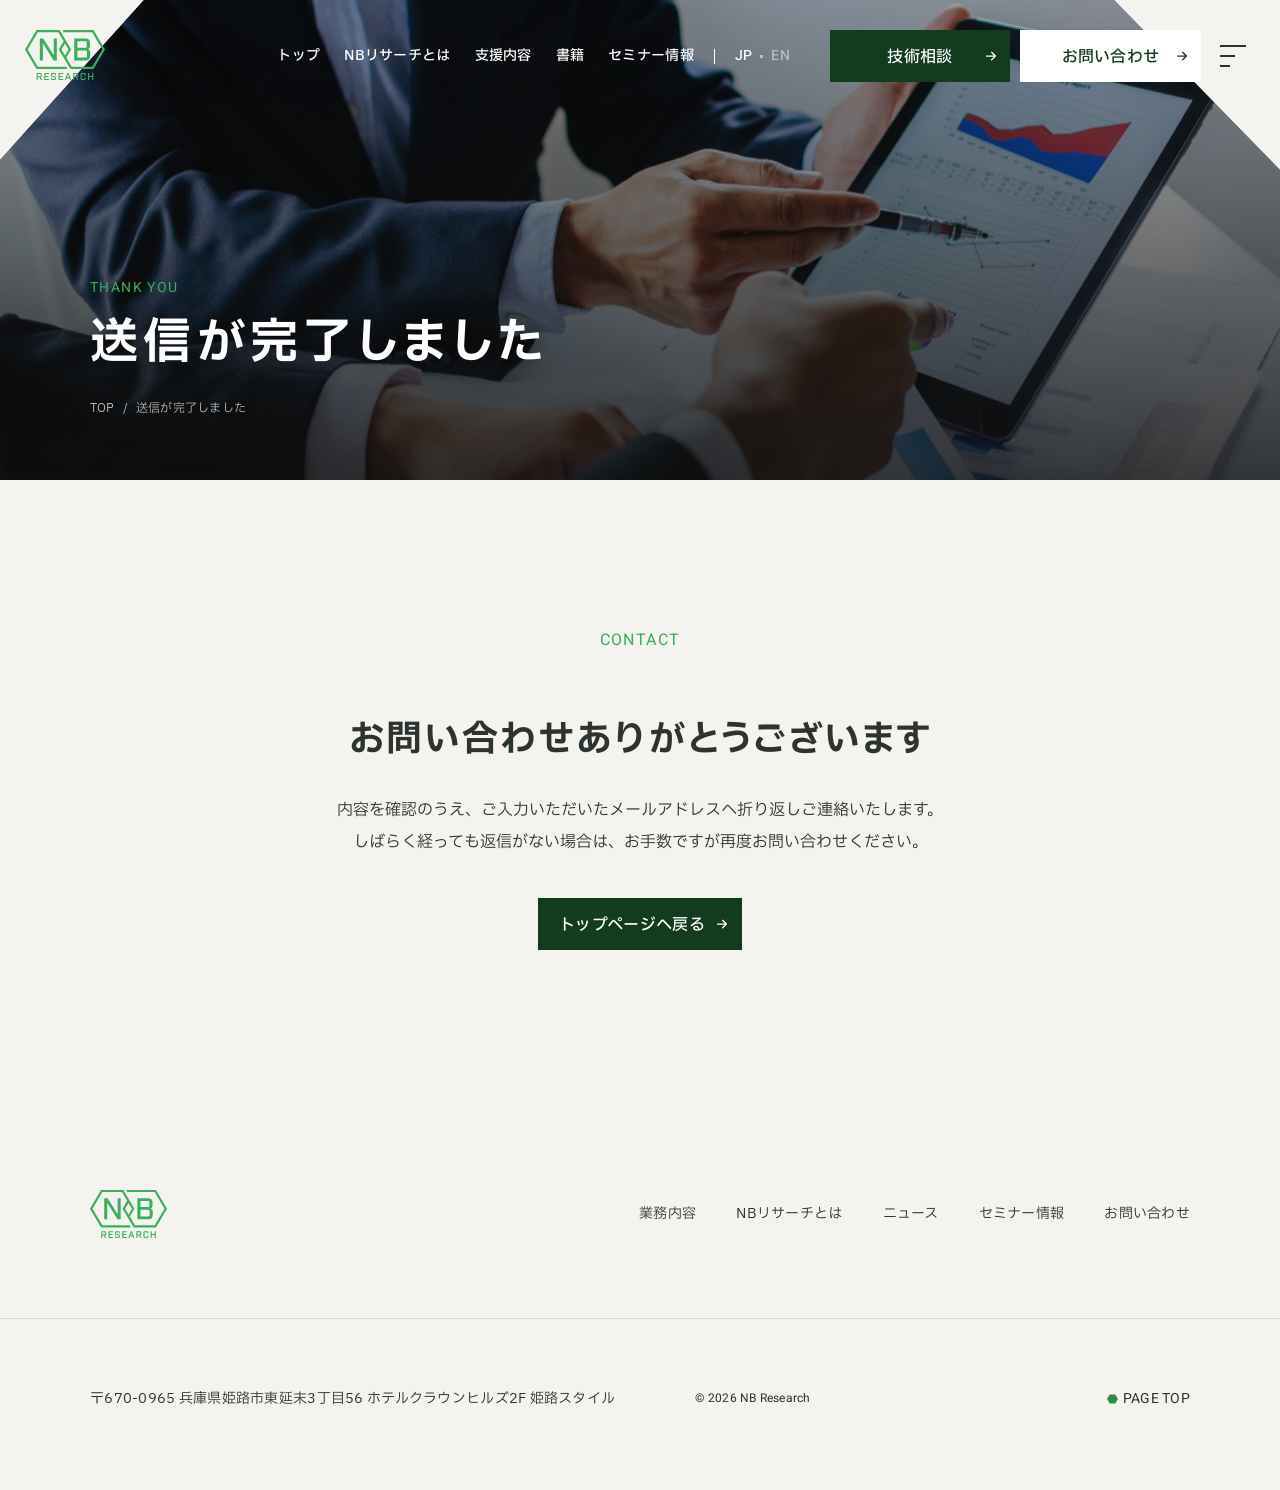
<file: contact/thanks.html>
<!DOCTYPE html>
<html lang="ja">
<head>
<meta charset="UTF-8">
<meta name="viewport" content="width=device-width, initial-scale=1.0">
<meta name="robots" content="noindex,nofollow">
<meta name="description" content="お問い合わせの送信が完了しました。">
<title>送信完了｜接着剤・封止材の技術コンサルタント NBリサーチ</title>
<link rel="preconnect" href="https://fonts.googleapis.com">
<link rel="preconnect" href="https://fonts.gstatic.com" crossorigin>
<link rel="stylesheet" href="https://fonts.googleapis.com/css2?family=Heebo:wght@400;500;600&family=IBM+Plex+Sans+JP:wght@400;500;600;700&display=swap">
<link rel="stylesheet" href="../assets/css/reset.css">
<link rel="stylesheet" href="../assets/css/top.css">
<link rel="stylesheet" href="../assets/css/page.css">
</head>
<body id="top">

<header class="site-header">
  <a class="site-header__logo" href="../"><img src="../assets/images/logo-header.svg" alt="NB RESEARCH" width="80" height="50"></a>
  <div class="site-header__right">
    <div class="site-header__nav-area">
      <nav class="site-header__nav" aria-label="メインメニュー">
        <a href="../">トップ</a>
        <a href="../about/">NBリサーチとは</a>
        <a href="../service/">支援内容</a>
        <a href="../#writer">書籍</a>
        <a href="../seminar/">セミナー情報</a>
      </nav>
      <span class="site-header__divider" aria-hidden="true"></span>
      <div class="lang">
        <a class="lang__item is-current" href="#" data-pending aria-current="true">JP</a>
        <span class="lang__dot" aria-hidden="true"></span>
        <a class="lang__item" href="#" data-pending>EN</a>
      </div>
    </div>
    <div class="site-header__actions">
      <a class="btn btn--primary btn--header" href="../contact/">技術相談<img class="btn__icon" src="../assets/images/icon-arrow-white.svg" alt="" width="20" height="20"></a>
      <a class="btn btn--white btn--header-contact" href="../contact/">お問い合わせ<img class="btn__icon" src="../assets/images/icon-arrow-green.svg" alt="" width="20" height="20"></a>
      <button class="menu-toggle" type="button" aria-label="メニューを開く" aria-expanded="false" aria-controls="global-menu" data-menu-open>
        <span></span><span></span><span></span>
      </button>
    </div>
  </div>
</header>

<div class="menu" id="global-menu" aria-hidden="true" data-menu>
  <div class="menu__overlay" data-menu-close></div>
  <div class="menu__panel" role="dialog" aria-modal="true" aria-label="メニュー">
    <div class="lang menu__lang">
      <a class="lang__item is-current" href="#" data-pending aria-current="true">JP</a>
      <span class="lang__dot" aria-hidden="true"></span>
      <a class="lang__item" href="#" data-pending>EN</a>
    </div>
    <button class="menu__close" type="button" aria-label="メニューを閉じる" data-menu-close><span></span></button>
    <div class="menu__body">
      <div class="menu__group">
        <a class="menu__large menu__large--top" href="../" data-menu-link>トップ<img src="../assets/images/icon-arrow-menu.svg" alt="" width="32" height="32"></a>
        <nav class="menu__anchors" aria-label="ページ内メニュー">
          <a href="../#about" data-menu-link>NBリサーチとは</a>
          <a href="../#issues" data-menu-link>現場の課題</a>
          <a href="../#reason" data-menu-link>選ばれる理由</a>
          <a href="../service/" data-menu-link>支援内容</a>
          <a href="../service/#flow" data-menu-link>契約までの流れ</a>
        </nav>
      </div>
      <hr class="menu__line">
      <nav class="menu__pages" aria-label="下層ページ">
        <a class="menu__large" href="../about/">会社情報<img src="../assets/images/icon-arrow-menu.svg" alt="" width="32" height="32"></a>
        <a class="menu__large" href="../news/">お知らせ<img src="../assets/images/icon-arrow-menu.svg" alt="" width="32" height="32"></a>
        <a class="menu__large" href="../seminar/">セミナー情報<img src="../assets/images/icon-arrow-menu.svg" alt="" width="32" height="32"></a>
      </nav>
      <div class="menu__buttons">
        <a class="btn btn--menu btn--menu-white" href="../contact/">お問い合わせやご相談はこちら<img class="btn__icon" src="../assets/images/icon-arrow-dark.svg" alt="" width="20" height="20"></a>
      </div>
    </div>
  </div>
</div>

<main>
  <section class="page-hero">
    <div class="page-hero__visual" aria-hidden="true"><img src="../assets/images/link-02.jpg" alt="" width="906" height="600"></div>
    <div class="page-hero__content">
      <p class="page-hero__label">THANK YOU</p>
      <h1 class="page-hero__title">送信が完了しました</h1>
      <ol class="breadcrumb">
        <li><a href="../">TOP</a></li>
        <li aria-current="page">送信が完了しました</li>
      </ol>
    </div>
  </section>

  <section class="page-section">
    <div class="container thanks">
      <div class="heading heading--center">
          <p class="heading__label">CONTACT</p>
          <h2 class="heading__title">お問い合わせありがとうございます</h2>
        </div>
      <p>内容を確認のうえ、ご入力いただいたメールアドレスへ折り返しご連絡いたします。<br>しばらく経っても返信がない場合は、お手数ですが再度お問い合わせください。</p>
      <a class="btn btn--primary btn--about" href="../">トップページへ戻る<img class="btn__icon" src="../assets/images/icon-arrow-white.svg" alt="" width="20" height="20"></a>
    </div>
  </section>
</main>

<footer class="footer">
  <div class="footer__head">
    <div class="container footer__row">
      <a href="../"><img src="../assets/images/logo-footer.svg" alt="NB RESEARCH" width="77" height="48" loading="lazy"></a>
      <nav class="footer__nav" aria-label="フッターメニュー">
        <a href="../service/">業務内容</a>
        <a href="../about/">NBリサーチとは</a>
        <a href="../news/">ニュース</a>
        <a href="../seminar/">セミナー情報</a>
        <a href="../contact/">お問い合わせ</a>
      </nav>
    </div>
  </div>
  <div class="footer__bottom">
    <div class="container footer__bottom-row">
      <address>〒670-0965 兵庫県姫路市東延末3丁目56 ホテルクラウンヒルズ2F 姫路スタイル</address>
      <div class="footer__meta">
        <small>© 2026 NB Research</small>
        <a class="footer__pagetop" href="#top"><img src="../assets/images/icon-pagetop.svg" alt="" width="18" height="18">PAGE TOP</a>
      </div>
    </div>
  </div>
</footer>

<script src="../assets/js/top.js"></script>
</body>
</html>
</file>
<file: assets/css/top.css>
/* =========================================================
   NBリサーチ TOP(日本語)
   PC        : 1280px 以上(基準幅 1600px)
   タブレット : 768〜1279px(Figma「TOP / tablet 1000」)
   中間      : 480〜767px(Figma「TOP / responsive 550」)
   スマホ    : 479px 以下(Figma「TOP / sp」400px)
   ========================================================= */

:root {
  --color-text: #2d332f;
  --color-primary: #133b1e;
  --color-green: #2d8c48;
  --color-accent: #38b059;
  --color-bg: #f4f3f0;
  --color-beige: #e0ddd4;
  --color-block: #6c706d;
  --color-gray: #7d7d7d;
  --font-ja: 'IBM Plex Sans JP', 'Hiragino Kaku Gothic ProN', 'Yu Gothic', sans-serif;
  --font-en: 'Heebo', sans-serif;
  --container: 1100px;
  --gutter: 64px;
}

*,
*::before,
*::after {
  box-sizing: border-box;
}

html {
  scroll-behavior: smooth;
}

html.is-menu-open {
  overflow: hidden;
}

body {
  min-width: 1280px;
  margin: 0;
  overflow-x: clip;
  background: var(--color-bg);
  color: var(--color-text);
  font-family: var(--font-ja);
  font-size: 16px;
  font-weight: 400;
  -webkit-font-smoothing: antialiased;
}

h1, h2, h3, h4, h5, p, ul, ol, dl, dd, figure, address {
  margin: 0;
  padding: 0;
  font-size: inherit;
  font-style: normal;
  font-weight: inherit;
}

ul, ol {
  list-style: none;
}

a {
  color: inherit;
  text-decoration: none;
  transition: opacity .2s;
}

a:hover {
  color: inherit;
  opacity: .75;
}

img {
  display: block;
  max-width: none;
}

button {
  padding: 0;
  border: 0;
  background: none;
  cursor: pointer;
}

i {
  font-style: normal;
}

:focus-visible {
  outline: 2px solid var(--color-accent);
  outline-offset: 2px;
}

.container {
  width: var(--container);
  margin-inline: auto;
}

/* 画面幅で出し分ける改行 */
.u-tab,
.u-sp {
  display: none;
}

/* 見出し ------------------------------------------------- */
.heading {
  display: flex;
  flex-direction: column;
  gap: 16px;
  font-feature-settings: 'palt' 1;
}

.heading__label {
  color: var(--color-accent);
  font-family: var(--font-en);
  font-size: 14px;
  line-height: 1.8;
  letter-spacing: 1.4px;
}

.heading__title {
  color: var(--color-text);
  font-size: 36px;
  font-weight: 700;
  line-height: 1.6;
  letter-spacing: 2.16px;
}

.heading__title--30 {
  font-size: 30px;
  letter-spacing: 1.8px;
}

.heading--center {
  align-items: center;
  text-align: center;
}

.heading--white .heading__label,
.heading--white .heading__title {
  color: #fff;
}

/* ボタン ------------------------------------------------- */
.btn {
  position: relative;
  display: inline-flex;
  align-items: center;
  justify-content: center;
  border: 1px solid transparent;
  padding: 14px 10px 12px;
  font-size: 16px;
  font-weight: 500;
  line-height: normal;
  letter-spacing: .32px;
  text-align: center;
  white-space: nowrap;
}

.btn__icon {
  position: absolute;
  top: 50%;
  right: 8.5px;
  transform: translateY(-50%);
}

.btn--primary {
  border-color: var(--color-primary);
  background: var(--color-primary);
  color: #fff;
}

.btn--outline {
  border-color: #fff;
  color: #fff;
}

.btn--white {
  background: #fff;
  color: var(--color-primary);
}

.btn--hero { width: 240px; }
.btn--hero-main { width: 260px; padding-inline: 8px 30px; }
.btn--header { width: 180px; }
.btn--header-contact { width: 181px; }
.btn--about { padding-inline: 20px 36px; }
.btn--list { width: 148px; padding-inline: 10px 30px; }
.btn--news { width: 160px; }

.btn--card {
  width: 100%;
  padding: 10px 16px 8px;
  font-size: 14px;
  letter-spacing: .28px;
}

.btn--menu {
  width: 100%;
  padding: 24px 10px 20px;
}

.btn--menu-white {
  border-color: var(--color-primary);
  background: #fff;
  color: var(--color-text);
}

/* ヘッダー ----------------------------------------------- */
/* スクロールしても常に上部に表示する。少しスクロールすると is-scrolled が付き、背景付きの細い帯になる(top.js) */
.site-header {
  position: fixed;
  z-index: 50;
  top: 0;
  left: 0;
  display: flex;
  justify-content: space-between;
  align-items: flex-start;
  width: 100%;
  padding: 30px 25px;
  transition: padding .4s ease, background-color .4s ease, box-shadow .4s ease;
}

.site-header__logo img {
  transition: width .4s ease, height .4s ease;
}

.site-header.is-scrolled {
  align-items: center;
  padding-block: 12px;
  background: rgba(45, 51, 47, .94);
  box-shadow: 0 4px 20px rgba(0, 0, 0, .12);
  -webkit-backdrop-filter: blur(8px);
  backdrop-filter: blur(8px);
}

.site-header.is-scrolled .site-header__logo img {
  width: 64px;
  height: 40px;
}

.site-header.is-scrolled .menu-toggle span {
  background: #fff;
}

.menu-toggle span {
  transition: background-color .4s ease;
}

/* 固定ヘッダーの下にページ内リンクの移動先が隠れないようにする */
html {
  scroll-padding-top: 90px;
}

.site-header__right,
.site-header__nav-area,
.site-header__actions,
.site-header__nav {
  display: flex;
  align-items: center;
}

.site-header__right { gap: 40px; }
.site-header__nav-area { gap: 20px; }
.site-header__actions { gap: 10px; }

.site-header__nav {
  gap: 24px;
  color: #fff;
  font-size: 14px;
  font-weight: 500;
  letter-spacing: .28px;
  white-space: nowrap;
}

/* 現在のページをヘッダーで示す */
.site-header__nav a[aria-current='page'] {
  padding-bottom: 4px;
  border-bottom: 1px solid #fff;
}

.site-header__divider {
  width: 1px;
  height: 15px;
  background: #fff;
}

.lang {
  display: flex;
  align-items: center;
  gap: 8px;
  color: rgba(255, 255, 255, .5);
  font-family: var(--font-en);
  font-size: 14px;
  font-weight: 500;
  letter-spacing: .28px;
}

.lang__item.is-current { color: #fff; }

.lang__dot {
  width: 3px;
  height: 3px;
  background: rgba(255, 255, 255, .5);
}

.menu-toggle {
  display: flex;
  flex-direction: column;
  justify-content: center;
  gap: 8px;
  width: 44px;
  height: 44px;
  padding: 10px 9px;
}

.menu-toggle span {
  display: block;
  height: 2px;
  background: var(--color-text);
}

.menu-toggle span:nth-child(1) { width: 100%; }
.menu-toggle span:nth-child(2) { width: 15px; }
.menu-toggle span:nth-child(3) { width: 10px; }

/* メニュー ----------------------------------------------- */
.menu {
  position: fixed;
  z-index: 100;
  inset: 0;
  visibility: hidden;
  transition: visibility .3s;
}

.menu.is-open { visibility: visible; }

.menu__overlay {
  position: absolute;
  inset: 0;
  background: rgba(0, 0, 0, .3);
  opacity: 0;
  transition: opacity .3s;
}

.menu.is-open .menu__overlay { opacity: 1; }

.menu__panel {
  position: absolute;
  top: 0;
  right: 0;
  bottom: 0;
  width: 720px;
  overflow-y: auto;
  background: var(--color-text);
  color: #fff;
  transform: translateX(100%);
  transition: transform .3s ease;
}

.menu.is-open .menu__panel { transform: none; }

.menu__lang {
  position: absolute;
  top: 44px;
  left: 567px;
}

.menu__close {
  position: absolute;
  top: 32px;
  right: 30px;
  display: flex;
  align-items: center;
  width: 44px;
  height: 44px;
  padding: 10px 9px;
}

.menu__close span {
  display: block;
  width: 100%;
  height: 2px;
  background: #fff;
}

.menu__body {
  display: flex;
  flex-direction: column;
  width: 560px;
  margin: 131px 80px 40px;
}

.menu__group {
  display: flex;
  flex-direction: column;
  gap: 40px;
}

.menu__large {
  display: flex;
  align-items: center;
  gap: 7px;
  font-size: 20px;
  font-weight: 500;
  letter-spacing: .4px;
  white-space: nowrap;
}

.menu__large--top {
  gap: 0;
  justify-content: space-between;
  width: 88px;
}

.menu__anchors {
  display: grid;
  grid-template-columns: repeat(2, minmax(0, 1fr));
  gap: 24px;
  font-size: 16px;
  letter-spacing: .32px;
}

.menu__line {
  width: 100%;
  height: 1px;
  margin: 80px 0;
  border: 0;
  background: rgba(255, 255, 255, .7);
}

.menu__pages {
  display: grid;
  grid-template-columns: repeat(2, minmax(0, 1fr));
  gap: 32px;
}

.menu__buttons {
  display: flex;
  flex-direction: column;
  gap: 10px;
  margin-top: 100px;
}

/* FV ----------------------------------------------------- */
.hero {
  position: relative;
  height: 880px;
}

.hero__visual {
  position: absolute;
  inset: 0;
  overflow: hidden;
  clip-path: polygon(9.03% 0, 89.59% 0, 100% 383.5px, 100% 100%, 0 100%, 0 357.5px);
}

.hero__visual img {
  width: 100%;
  height: 100%;
  object-fit: cover;
}

.hero__gradient {
  position: absolute;
  right: 0;
  bottom: 0;
  left: 0;
  height: 499px;
  background: linear-gradient(to bottom, rgba(16, 16, 16, 0), #101010);
}

.hero__content {
  position: absolute;
  top: 352px;
  left: calc(50% - 551px);
  display: flex;
  flex-direction: column;
  width: 520px;
  color: #fff;
}

.hero__title {
  display: flex;
  flex-direction: column;
  gap: 7px;
  font-size: 80px;
  font-weight: 700;
  font-feature-settings: 'palt' 1;
  line-height: 1.2;
  letter-spacing: 8px;
  text-shadow: 0 0 20px rgba(0, 0, 0, .5), 0 0 60px rgba(0, 0, 0, .6);
  white-space: nowrap;
}

.hero__lead {
  margin-top: 16px;
  font-size: 18px;
  font-weight: 500;
  font-feature-settings: 'palt' 1;
  line-height: 1.8;
  letter-spacing: 1.8px;
  text-shadow: 0 0 20px rgba(0, 0, 0, .5);
  white-space: nowrap;
}

.hero__buttons {
  display: flex;
  gap: 10px;
  margin-top: 40px;
}

.hero__vertical {
  position: absolute;
  top: 190px;
  left: calc(50% + 412px);
  display: flex;
  align-items: flex-start;
  gap: 8px;
}

.hero__vertical p {
  width: 30px;
  padding: 8px 4px;
  background: #fff;
  color: var(--color-text);
  font-size: 16px;
  font-weight: 700;
  line-height: 22px;
  letter-spacing: 3.2px;
  writing-mode: vertical-rl;
  white-space: nowrap;
}

.hero__scroll {
  position: absolute;
  bottom: 0;
  left: 24px;
  display: flex;
  flex-direction: column;
  align-items: center;
  gap: 14px;
  width: 28px;
  color: #fff;
  font-family: var(--font-en);
  font-size: 14px;
  font-feature-settings: 'palt' 1;
  letter-spacing: 2.8px;
}

.hero__scroll span {
  line-height: 2;
  writing-mode: vertical-rl;
}

.hero__scroll i {
  display: block;
  width: 1px;
  height: 126px;
  background: #fff;
}

/* ABOUT -------------------------------------------------- */
.about {
  position: relative;
  z-index: 1;
  height: 868px;
  padding-top: 103px;
}

.about__inner {
  position: relative;
  display: flex;
  flex-direction: column;
  gap: 80px;
}

.about__head {
  display: flex;
  align-items: flex-end;
  gap: 160px;
}

.about__lead {
  flex: 1 0 0;
  font-size: 16px;
  font-feature-settings: 'palt' 1;
  line-height: 1.8;
  letter-spacing: .96px;
}

.about__body {
  display: flex;
  flex-direction: column;
  align-items: flex-end;
  gap: 32px;
}

.about__card {
  position: relative;
  width: 100%;
  height: 412px;
  border: 1px solid var(--color-beige);
  background: rgba(255, 255, 255, .8);
}

.about__card-bg,
.about__card-corner,
.about__card-bg-sp {
  position: absolute;
  top: -1px;
  left: -1px;
}

/* タブレット・スマホ用(背景付きの代表写真と角の装飾) */
.about__card-bg-sp,
.about__photo {
  display: none;
}

.about__card-content {
  position: absolute;
  top: calc(50% + .5px);
  left: 371px;
  display: flex;
  flex-direction: column;
  gap: 30px;
  width: 636px;
  transform: translateY(-50%);
}

.about__message {
  display: flex;
  flex-direction: column;
  gap: 12px;
  line-height: 1.7;
}

.about__message h3 {
  font-size: 24px;
  font-weight: 600;
  font-feature-settings: 'palt' 1;
  letter-spacing: .48px;
}

.about__message p {
  font-size: 16px;
  letter-spacing: .32px;
}

.about__line {
  display: block;
  width: 100%;
  height: 1px;
  background: var(--color-beige);
}

.about__features {
  display: flex;
  flex-direction: column;
  gap: 21px;
}

.about__features-head {
  display: flex;
  align-items: center;
  gap: 5px;
  font-size: 16px;
  font-feature-settings: 'palt' 1;
  line-height: 1.4;
  letter-spacing: .32px;
}

.about__labels {
  display: grid;
  grid-template-columns: repeat(2, minmax(0, 1fr));
  gap: 15px;
}

.about__labels li {
  padding: 12px 8px 8px;
  border: 1px solid #dfdedb;
  background: #fff;
  font-size: 15px;
  font-feature-settings: 'palt' 1;
  line-height: 1.7;
  letter-spacing: .3px;
  text-align: center;
  white-space: nowrap;
}

.about__labels b {
  color: var(--color-accent);
  font-weight: 600;
}

.about__portrait {
  position: absolute;
  top: 254px;
  left: -154px;
  width: 540px;
  height: 531px;
  -webkit-mask: url('../images/selfportrait-mask.svg') 89.5px 2.5px / 410px 524.5px no-repeat;
  mask: url('../images/selfportrait-mask.svg') 89.5px 2.5px / 410px 524.5px no-repeat;
  pointer-events: none;
}

.about__portrait img {
  width: 100%;
  height: 100%;
  object-fit: fill;
  object-position: bottom;
}

/* 現場の課題 --------------------------------------------- */
.issues {
  position: relative;
  height: 838px;
  padding-top: 200px;
  background: var(--color-text);
}

.issues__corner {
  position: absolute;
  bottom: 0;
}

.issues__corner--l { left: 0; }
.issues__corner--r { right: 0; transform: scaleX(-1); }

.issues__list {
  display: flex;
  gap: 17px;
  width: 1099px;
  margin: 62px auto 0;
}

.issue-card {
  display: flex;
  flex-direction: column;
  width: 355px;
  height: 319px;
  padding: 24px 16px;
  border: 1px solid #969997;
  color: #fff;
}

.issue-card__num {
  font-family: var(--font-en);
  position: relative;
  top: 2px;
  font-size: 20px;
  line-height: 15px;
  text-align: right;
}

/* 番号と見出しの間の空白に置くアイコン(見出しの上に寄せる) */
.issue-card__icon {
  margin: auto 0 24px;
}

.issue-card h3 {
  margin-bottom: 16px;
  font-size: 20px;
  font-weight: 700;
  line-height: 1.4;
  letter-spacing: .6px;
}

.issue-card p {
  color: rgba(255, 255, 255, .7);
  font-size: 16px;
  line-height: 1.7;
  letter-spacing: .32px;
}

/* 選ばれる理由 ------------------------------------------- */
.reason {
  padding: 120px 80px;
}

.reason__list {
  display: flex;
  flex-direction: column;
  gap: 40px;
  width: 100%;
  max-width: 1440px;
  margin: 64px auto 0;
}

.reason-block {
  display: grid;
  grid-template-columns: minmax(0, 752fr) minmax(0, 464fr);
  column-gap: clamp(60px, 14vw, 224px);
  align-items: center;
}

.reason-block__image {
  position: relative;
  overflow: hidden;
  aspect-ratio: 752 / 424;
}

.reason-block__image::after {
  content: '';
  position: absolute;
  inset: 0;
  background: rgba(17, 17, 17, .5);
  mix-blend-mode: soft-light;
}

.reason-block__image img {
  width: 100%;
  height: 100%;
  object-fit: cover;
}

.reason-block__content {
  display: flex;
  flex-direction: column;
  gap: 40px;
  min-height: 348px;
}

/* 番号と見出しの間の空白に置くアイコン(見出しの上に寄せる) */
.reason-block__icon {
  margin: auto 0 -16px;
}

.hex {
  position: relative;
  display: block;
  width: 56px;
  height: 56px;
}

.hex img {
  position: absolute;
  top: 8px;
  left: 3px;
}

.hex b {
  position: absolute;
  top: 21px;
  left: 0;
  width: 57px;
  color: var(--color-text);
  font-family: var(--font-en);
  font-size: 20px;
  font-weight: 400;
  line-height: 14px;
  text-align: center;
}

.reason-block h3 {
  margin-bottom: 20px;
  color: #000;
  font-size: 24px;
  font-weight: 500;
  line-height: 1.4;
  letter-spacing: .72px;
}

.reason-block p {
  width: 342px;
  max-width: 100%;
  color: #000;
  font-size: 16px;
  line-height: 1.7;
  letter-spacing: .32px;
  text-align: justify;
}

/* 提供サービス ------------------------------------------- */
.service {
  position: relative;
  padding: 163px 0 80px;
}

.service::before {
  content: '';
  position: absolute;
  top: 192px;
  right: 0;
  bottom: 0;
  left: 0;
  background: var(--color-beige);
}

.service__green {
  position: absolute;
  top: 0;
  left: 0;
  width: calc(100% - 100px);
  height: 610px;
  background: var(--color-green);
  clip-path: polygon(0 0, calc(100% - 50px) 0, 100% 50px, 100% calc(100% - 50px), calc(100% - 50px) 100%, 0 100%);
}

.service__inner {
  position: relative;
}

.service__list {
  display: grid;
  grid-template-columns: repeat(2, 540px);
  gap: 16px;
  width: 1099px;
  margin: 57px 0 0 1px;
}

.service-card {
  display: flex;
  flex-direction: column;
  align-items: flex-end;
  padding: 20px 30px 24px;
  background: #fff;
}

.service-card__image {
  position: relative;
  overflow: hidden;
  width: 127px;
  height: 85px;
  margin-bottom: 40px;
}

.service-card__image img {
  width: 100%;
  height: 100%;
  object-fit: cover;
}

.service-card__image--crop img {
  position: absolute;
  top: -12.22%;
  left: -27.55%;
  width: 131.5%;
  height: 131.05%;
}

.service-card__text {
  width: 100%;
  margin-bottom: 24px;
}

.service-card h3 {
  margin-bottom: 10px;
  font-size: 20px;
  font-weight: 500;
  line-height: 1.4;
  letter-spacing: .6px;
  white-space: nowrap;
}

.service-card__text p {
  color: var(--color-gray);
  font-size: 16px;
  line-height: 1.7;
  letter-spacing: .32px;
}

.service-card__price {
  width: 100%;
  margin-bottom: 40px;
  padding: 5px 0;
  border-bottom: 1px solid var(--color-beige);
  font-size: 14px;
  font-weight: 500;
  line-height: 1.4;
  letter-spacing: .42px;
}

.service-card__link {
  display: flex;
  align-items: center;
  gap: 8px;
  font-size: 14px;
  font-weight: 500;
  line-height: 1.4;
  letter-spacing: .42px;
}

.service-card__link em {
  padding-top: 4px;
  font-style: normal;
}

.service-card__link i {
  display: flex;
  align-items: center;
  justify-content: center;
  width: 20px;
  height: 20px;
  background: var(--color-text);
}

/* 支援内容 ----------------------------------------------- */
.support {
  padding: 100px 0 86px;
  background: var(--color-text);
}

.support__list {
  display: flex;
  flex-direction: column;
  gap: 33px;
  width: calc(100% - 86px);
  max-width: 1514px;
  margin: 31px 0 0 max(46px, calc(50% - 754px));
}

.support-block {
  position: relative;
  padding: 80px 0 60px;
  background: var(--color-block);
}

.support-block__corner {
  position: absolute;
  top: 0;
  left: 0;
  transform: scaleY(-1);
}

.support-block__num {
  position: absolute;
  top: 0;
  left: 0;
  color: #fff;
  font-family: var(--font-en);
  font-size: 150px;
  font-weight: 600;
  line-height: 1;
}

.support-block__num--tight {
  letter-spacing: -7.5px;
}

.support-block__inner {
  width: min(1100px, calc(100% - 220px));
  margin-left: max(180px, calc(50% - 550px));
}

.support-block__title {
  padding-bottom: 20px;
  border-bottom: 1px solid #fff;
  color: #fff;
  font-size: 24px;
  font-weight: 500;
  line-height: 1.4;
  letter-spacing: .72px;
}

.support-block__sections {
  display: flex;
  flex-direction: column;
  gap: 32px;
  margin-top: 32px;
}

.support-head {
  display: flex;
  align-items: center;
  gap: 8px;
  margin-bottom: 10px;
  color: #fff;
  font-size: 16px;
  line-height: 1.7;
  letter-spacing: .32px;
}

.support-box {
  padding: 24px 30px;
  border: 1px solid #f0f0f0;
  background: rgba(255, 255, 255, .2);
  color: #fff;
  font-size: 16px;
  line-height: 1.7;
  letter-spacing: .32px;
}

.support-steps,
.support-cases {
  display: grid;
  grid-template-columns: repeat(4, minmax(0, 1fr));
  gap: 7px;
}

.support-step {
  position: relative;
  display: flex;
  flex-direction: column;
  justify-content: center;
  gap: 8px;
}

.support-step span {
  color: #d0d1d0;
  font-size: 14px;
  letter-spacing: .28px;
}

.step-arrow {
  position: absolute;
  z-index: 1;
  top: 50%;
  right: -16.5px;
  display: flex;
  align-items: center;
  justify-content: center;
  width: 24px;
  height: 24px;
  background: #fff;
  transform: translateY(-50%);
}

.support-case {
  display: flex;
  flex-direction: column;
  justify-content: center;
  gap: 24px;
}

.support-case h5 {
  margin-bottom: 10px;
  font-size: 16px;
  font-weight: 600;
  line-height: 1.7;
  letter-spacing: .32px;
  white-space: nowrap;
}

.support-case--fixed > div {
  min-height: 103px;
}

.support-case p {
  color: rgba(255, 255, 255, .7);
  font-size: 14px;
  line-height: 1.7;
  letter-spacing: .28px;
}

/* 実施までの流れ ----------------------------------------- */
.flow {
  --margin-left: max(40px, calc(50% - 598px));
  position: relative;
  padding-top: 291px;
}

.flow__image {
  position: absolute;
  top: 0;
  left: 0;
  width: 100%;
  height: 579px;
}

.flow__image > img:first-child {
  width: 100%;
  height: 100%;
  object-fit: cover;
}

.flow__gradient {
  position: absolute;
  inset: 0;
  background: linear-gradient(to bottom, rgba(16, 16, 16, .4), rgba(16, 16, 16, 0) 30.288%);
}

.flow__corner {
  position: absolute;
  bottom: 0;
  left: 0;
  transform: rotate(-90deg) scaleY(-1);
}

.flow__box {
  position: relative;
  display: flex;
  flex-direction: column;
  gap: 40px;
  width: min(1318px, calc(100% - var(--margin-left) - 40px));
  margin-left: var(--margin-left);
  padding: 80px;
  background: var(--color-green);
}

.flow__head {
  display: flex;
  flex-direction: column;
  gap: 10px;
}

.flow__note {
  color: #fff;
  font-size: 16px;
  line-height: 26px;
  letter-spacing: .8px;
}

.flow__steps {
  display: grid;
  grid-template-columns: repeat(4, minmax(0, 1fr));
  gap: 7px;
  max-width: 1150px;
}

.flow-step {
  position: relative;
  height: 151px;
  padding: 24px;
  border: 1px solid #f0f0f0;
  background: #fff;
  font-weight: 500;
  line-height: 1.7;
}

.flow-step span {
  display: block;
  margin-bottom: 24px;
  color: var(--color-accent);
  font-family: var(--font-en);
  font-size: 13px;
  font-weight: 400;
  font-feature-settings: 'palt' 1;
  line-height: 1.8;
  letter-spacing: 1.3px;
}

.flow-step p {
  font-size: 16px;
  letter-spacing: .32px;
}

.flow-step small {
  display: block;
  margin-top: 4px;
  color: var(--color-gray);
  font-size: 14px;
  letter-spacing: .28px;
}

.flow-step__arrow {
  position: absolute;
  z-index: 1;
  top: calc(50% + .5px);
  right: -20.5px;
  display: flex;
  align-items: center;
  justify-content: center;
  width: 32px;
  height: 32px;
  background: var(--color-text);
  transform: translateY(-50%);
}

/* セミナー・著書 共通 ------------------------------------- */
.section-head {
  display: flex;
  align-items: flex-end;
  justify-content: space-between;
}

.section-head .btn {
  margin-bottom: 10px;
}

/* セミナー ----------------------------------------------- */
.seminar {
  padding: 160px 0 60px;
}

.seminar__list {
  display: flex;
  align-items: stretch;
  justify-content: space-between;
  margin-top: 40px;
}

.seminar-card {
  display: flex;
  flex-direction: column;
  width: 355px;
  min-height: 440px;
  padding-bottom: 24px;
  border: 1px solid #e8e7e4;
  background: #fff;
}

.seminar-card__text {
  padding: 24px 16px 10px;
  line-height: 1.7;
}

.seminar-card h3 {
  margin-bottom: 8px;
  font-size: 18px;
  font-weight: 600;
  letter-spacing: .36px;
}

.seminar-card__text p {
  font-size: 15px;
  letter-spacing: .3px;
}

.seminar-card__table {
  display: flex;
  flex-direction: column;
  gap: 8px;
  margin: 16px 16px 24px;
  padding: 16px;
  border: 1px solid var(--color-beige);
  background: var(--color-bg);
}

.seminar-card__table > div {
  display: flex;
  gap: 16px;
  font-size: 13px;
  line-height: 1.7;
  letter-spacing: .26px;
}

.seminar-card__table > div.is-large {
  font-size: 14px;
  letter-spacing: .28px;
}

.seminar-card__table > div + div {
  padding-top: 8px;
  border-top: 1px solid var(--color-beige);
}

.seminar-card__table dt {
  flex: 0 0 45px;
  font-weight: 400;
}

.seminar-card__table dd {
  flex: 1 0 0;
  min-width: 0;
}

.seminar-card .btn--card {
  width: auto;
  margin: auto 16px 0;
}

/* 著書 --------------------------------------------------- */
.writer {
  padding: 60px 0 80px;
}

.writer__list {
  display: flex;
  justify-content: space-between;
  margin-top: 52px;
}

.writer-card {
  width: 355px;
  border: 1px solid #fff;
}

.writer-card__image {
  display: flex;
  align-items: center;
  justify-content: center;
  height: 182px;
  background: rgba(255, 255, 255, .4);
}

.writer-card__image img {
  height: 128px;
  object-fit: cover;
}

.writer-card__text {
  padding: 24px 16px;
}

.writer-card p {
  margin-bottom: 8px;
  font-size: 13px;
  line-height: 22px;
  letter-spacing: .26px;
}

.writer-card h3 {
  font-size: 16px;
  font-weight: 600;
  line-height: 26px;
  letter-spacing: .32px;
}

.writer-card__link {
  display: flex;
  flex-direction: column;
  height: 100%;
}

.writer-card__external {
  display: inline-block;
  margin-top: 12px;
  padding-bottom: 2px;
  border-bottom: 1px solid currentColor;
  color: var(--color-green);
  font-size: 13px;
  font-weight: 500;
  letter-spacing: .26px;
}

.writer-card__external::after {
  content: '↗';
  margin-left: 4px;
}

.u-visually-hidden {
  position: absolute;
  overflow: hidden;
  width: 1px;
  height: 1px;
  clip: rect(0 0 0 0);
  white-space: nowrap;
}

/* お知らせ ----------------------------------------------- */
.news {
  padding: 100px 0;
  background: #fff;
}

.news__inner {
  display: flex;
  align-items: flex-start;
  gap: 99px;
  width: 960px;
  margin-inline: auto;
}

.news__inner .heading {
  flex: 0 0 145px;
  white-space: nowrap;
}

.news__body {
  display: flex;
  flex-direction: column;
  align-items: flex-end;
  gap: 44px;
  width: 716px;
  padding-top: 50px;
}

.news__list {
  width: 100%;
  border-top: 1px solid #cac8c1;
}

.news-item {
  display: grid;
  grid-template-columns: 70px 80px minmax(0, 1fr) 18px;
  align-items: center;
  height: 86px;
  padding: 32px 8px 28px;
  border-bottom: 1px solid var(--color-beige);
}

.news-item__date {
  padding-top: 2px;
  color: #888;
  font-family: var(--font-en);
  font-size: 13px;
  line-height: 1.4;
}

.news-item__tag {
  justify-self: start;
  margin-left: 10px;
  padding: 2px 8px 1px;
  background: var(--color-green);
  color: #fff;
  font-size: 11px;
  font-weight: 500;
  line-height: 1.4;
  letter-spacing: .22px;
  white-space: nowrap;
}

.news-item__text {
  min-width: 0;
  margin-inline: 24px 16px;
  overflow: hidden;
  padding-top: 2px;
  color: #222;
  font-size: 15px;
  line-height: 1.5;
  letter-spacing: .3px;
  text-overflow: ellipsis;
  white-space: nowrap;
}

/* サブページリンク --------------------------------------- */
.links {
  display: grid;
}

.link-card {
  position: relative;
  display: block;
  overflow: hidden;
  height: 480px;
  background: var(--color-text);
}

.link-card:hover {
  opacity: 1;
}

.link-card::after {
  content: '';
  position: absolute;
  inset: 0;
  background: rgba(21, 21, 21, .8);
  transition: background .2s;
}

.link-card:hover::after {
  background: rgba(21, 21, 21, .68);
}

.link-card__image {
  position: absolute;
  top: 0;
  left: 0;
  width: 100%;
  height: 100%;
  object-fit: cover;
  transition: transform 1.2s cubic-bezier(.22, .61, .36, 1);
}

.link-card:hover .link-card__image {
  transform: scale(1.04);
}

.link-card__text {
  position: absolute;
  z-index: 1;
  top: calc(50% - 40px);
  left: 50%;
  color: #fff;
  font-size: 22px;
  font-weight: 600;
  line-height: 1.8;
  letter-spacing: .88px;
  text-align: center;
  white-space: nowrap;
  transform: translateX(-50%);
}

.link-card__arrow {
  position: absolute;
  z-index: 1;
  right: 40px;
  bottom: 40px;
}

/* フッター ----------------------------------------------- */
.footer__head {
  padding: 120px 0 80px;
}

.footer__row,
.footer__bottom-row,
.footer__meta,
.footer__pagetop {
  display: flex;
  align-items: center;
}

.footer__row {
  justify-content: space-between;
}

.footer__nav {
  display: flex;
  align-items: center;
  gap: 40px;
  font-size: 14px;
  letter-spacing: .28px;
  white-space: nowrap;
}

.footer__bottom {
  padding: 70px 0 80px;
  border-top: 1px solid #d9d9d9;
}

.footer__bottom-row {
  gap: 80px;
  min-height: 21px;
}

.footer__bottom-row address {
  font-size: 14px;
  letter-spacing: .28px;
  white-space: nowrap;
}

.footer__meta {
  flex: 1 1 auto;
  justify-content: space-between;
  font-family: var(--font-en);
}

.footer__meta small {
  font-size: 12px;
  letter-spacing: .24px;
}

.footer__pagetop {
  gap: 2px;
  font-size: 14px;
  letter-spacing: .28px;
}

/* =========================================================
   タブレット(1279px 以下)
   ========================================================= */
@media (max-width: 1279px) {
  body { min-width: 0; }

  .container {
    width: auto;
    margin-inline: var(--gutter);
  }

  .u-tab { display: inline; }

  .heading__title--30 {
    font-size: 28px;
    letter-spacing: 1.68px;
  }

  /* ヘッダー */
  .site-header {
    align-items: center;
    padding: 14px 30px;
  }

  .site-header.is-scrolled { padding-block: 10px; }

  .site-header.is-scrolled .site-header__logo img {
    width: 52px;
    height: auto;
  }

  html { scroll-padding-top: 70px; }

  .site-header__logo img {
    width: 60px;
    height: auto;
  }

  .site-header__nav-area,
  .btn--header-contact,
  .btn--header .btn__icon {
    display: none;
  }

  .btn--header {
    width: 110px;
    padding: 12px 10px 10px;
    font-size: 14px;
    font-weight: 600;
    letter-spacing: .28px;
  }

  .menu-toggle span { background: #fff; }

  /* FV */
  .hero { height: 720px; }

  .hero__visual { clip-path: none; }

  .hero__gradient { height: 408px; }

  .hero__content {
    top: 250px;
    left: var(--gutter);
    width: auto;
  }

  .hero__title {
    font-size: 64px;
    letter-spacing: 6.4px;
  }

  .hero__vertical {
    top: 155px;
    right: 82px;
    left: auto;
  }

  .hero__scroll { display: none; }

  /* ABOUT */
  .about {
    height: auto;
    padding: 80px 0;
  }

  .about__inner { gap: 40px; }

  .about__head {
    flex-direction: column;
    align-items: stretch;
    gap: 20px;
  }

  .about__head .heading__label {
    font-size: 12px;
    letter-spacing: 1.2px;
  }

  .about__lead {
    font-size: 15px;
    letter-spacing: .9px;
  }

  .about__body { align-items: center; }

  .about__card {
    height: auto;
    padding: 40px 30px;
  }

  .about__card-bg,
  .about__card-corner,
  .about__portrait {
    display: none;
  }

  .about__card-bg-sp { display: block; }

  .about__card-content {
    position: relative;
    top: auto;
    left: auto;
    width: auto;
    transform: none;
  }

  .about__intro {
    display: flex;
    align-items: center;
    gap: 40px;
  }

  .about__photo {
    display: block;
    flex: 0 0 240px;
  }

  .about__photo img {
    width: 100%;
    height: auto;
  }

  .about__message { flex: 1 1 0; }

  .about__message h3 {
    font-size: 20px;
    letter-spacing: .4px;
  }

  .about__message p {
    font-size: 15px;
    letter-spacing: .3px;
  }

  .about__features-head {
    font-size: 15px;
    letter-spacing: .3px;
  }

  .about__features-head img {
    width: 15px;
    height: 15px;
  }

  .about__labels {
    grid-template-columns: minmax(0, 1fr);
    gap: 8px;
  }

  .about__labels li {
    display: flex;
    align-items: center;
    justify-content: center;
    height: 48px;
    font-size: 14px;
    letter-spacing: .28px;
  }

  /* 現場の課題 */
  .issues {
    height: auto;
    padding: 64px var(--gutter);
  }

  .issues__corner { display: none; }

  .issues__list {
    display: grid;
    grid-template-columns: repeat(3, minmax(0, 1fr));
    gap: 16px;
    width: auto;
    margin-top: 40px;
  }

  /* 3列並びで説明文の行数が違ってもアイコン・見出しの高さが揃うよう、本文の高さを3行分確保する */
  .issue-card > div { min-height: 126px; }

  .issue-card {
    width: auto;
    height: auto;
    min-height: 349px;
  }

  /* 選ばれる理由 */
  .reason { padding: 64px var(--gutter); }

  .reason__list {
    gap: 48px;
    max-width: 872px;
    margin-top: 48px;
  }

  .reason-block {
    grid-template-columns: minmax(0, 432fr) minmax(0, 400fr);
    column-gap: 40px;
  }

  .reason-block__image { aspect-ratio: 432 / 280; }

  .reason-block__content {
    justify-content: flex-start;
    gap: 32px;
    min-height: 0;
  }

  /* 提供サービス */
  .service {
    padding: 64px 0;
    background: var(--color-green);
  }

  .service::before,
  .service__green {
    display: none;
  }

  .service__list {
    grid-template-columns: repeat(2, minmax(0, 1fr));
    gap: 24px;
    width: auto;
    margin: 40px 0 0;
  }

  .service-card__image {
    width: 100px;
    height: 67px;
  }

  .service-card h3 {
    font-size: 18px;
    letter-spacing: .54px;
    white-space: normal;
  }

  .service-card__text p {
    font-size: 14px;
    letter-spacing: .28px;
  }

  /* 支援内容 */
  .support { padding: 32px 0; }

  .support .container { margin-inline: 32px; }

  .support__list {
    gap: 40px;
    width: auto;
    margin: 40px 32px 0;
  }

  .support-block { padding: 160px 40px 40px; }

  .support-block__corner { display: none; }

  .support-block__num {
    top: 36px;
    left: 40px;
    font-size: 96px;
  }

  .support-block__num--tight { letter-spacing: -4.8px; }

  .support-block__inner {
    width: auto;
    margin-left: 0;
  }

  .support-steps,
  .support-cases {
    gap: 8px;
  }

  .step-arrow { right: -16px; }

  /* 実施までの流れ */
  .flow { padding-top: 300px; }

  .flow__image { height: 300px; }

  .flow__corner { display: none; }

  .flow__box {
    gap: 32px;
    width: auto;
    margin-left: 0;
    padding: 64px var(--gutter);
  }

  .flow__steps {
    grid-template-columns: repeat(2, minmax(0, 1fr));
    gap: 32px 24px;
    max-width: none;
  }

  .flow-step {
    height: auto;
    min-height: 169px;
  }

  .flow-step__arrow { display: none; }

  /* セミナー・著書 */
  .seminar { padding: 64px 0; }

  .seminar__list {
    display: grid;
    grid-template-columns: repeat(2, minmax(0, 1fr));
    gap: 32px 24px;
  }

  .seminar-card {
    width: auto;
    min-height: 0;
  }

  .writer { padding: 64px 0; }

  .writer__list {
    display: grid;
    grid-template-columns: repeat(3, minmax(0, 1fr));
    gap: 16px;
    margin-top: 40px;
  }

  .writer-card { width: auto; }

  /* お知らせ */
  .news { padding: 64px 0; }

  .news__inner {
    flex-direction: column;
    align-items: stretch;
    gap: 36px;
    width: auto;
    margin-inline: var(--gutter);
  }

  .news__inner .heading { flex: none; }

  .news__body {
    width: auto;
    padding-top: 0;
  }

  /* サブページリンク */
  .link-card { height: 340px; }

  .link-card__text {
    font-size: 16px;
    letter-spacing: .64px;
  }

  .link-card__arrow {
    right: 20px;
    bottom: 20px;
    width: 30px;
    height: 30px;
  }

  /* フッター */
  .footer__head { padding: 40px 0 50px; }

  .footer__row {
    flex-direction: column;
    align-items: stretch;
    gap: 40px;
  }

  .footer__row > a { align-self: flex-start; }

  .footer__nav {
    display: grid;
    grid-template-columns: repeat(2, minmax(0, 1fr));
    gap: 30px;
  }

  .footer__nav a {
    justify-self: start;
    line-height: 1.5;
  }

  .footer__bottom { padding: 50px 0 40px; }

  .footer__bottom-row {
    flex-direction: column;
    align-items: stretch;
    gap: 30px;
  }

  .footer__bottom-row address {
    font-size: 13px;
    line-height: 1.7;
    white-space: normal;
  }

  .footer__meta { width: auto; }
}

/* =========================================================
   中間サイズ(767px 以下)
   ========================================================= */
@media (max-width: 767px) {
  :root { --gutter: 32px; }

  .heading__label {
    font-size: 12px;
    letter-spacing: 1.2px;
  }

  .heading__title {
    font-size: 28px;
    letter-spacing: 1.68px;
  }

  /* メニュー */
  .menu__panel { width: 100%; }

  .menu__lang {
    top: 25px;
    right: 96px;
    left: auto;
  }

  .menu__close {
    top: 14px;
    right: 30px;
  }

  .menu__body {
    width: auto;
    margin: 105px 40px 50px;
  }

  .menu__group { gap: 24px; }

  .menu__large {
    font-size: 16px;
    letter-spacing: .32px;
  }

  .menu__anchors {
    grid-template-columns: minmax(0, 1fr);
    gap: 20px;
    font-size: 14px;
    letter-spacing: .28px;
  }

  .menu__anchors a {
    justify-self: start;
    line-height: 1.5;
  }

  .menu__line {
    margin: 40px 0;
    background: rgba(255, 255, 255, .2);
  }

  .menu__pages {
    grid-template-columns: minmax(0, 1fr);
    gap: 16px;
  }

  .menu__pages .menu__large { justify-self: start; }

  .menu__buttons { margin-top: 68px; }

  .btn--menu { padding: 16px 10px 14px; }

  /* FV */
  .hero { height: 800px; }

  .hero__content {
    top: 270px;
    right: var(--gutter);
  }

  .hero__title {
    font-size: 48px;
    letter-spacing: 4.8px;
  }

  .hero__buttons {
    flex-direction: column;
    align-items: flex-start;
    gap: 12px;
    margin-top: 32px;
  }

  .btn--hero,
  .btn--hero-main {
    width: 278px;
  }

  .hero .btn--outline { background: var(--color-text); }

  .hero__vertical {
    top: 130px;
    right: 24px;
  }

  /* ABOUT */
  .about__intro {
    flex-direction: column;
    align-items: stretch;
    gap: 30px;
  }

  .about__photo {
    flex: none;
    align-self: center;
    width: 240px;
  }

  /* 現場の課題 */
  .issues__list { grid-template-columns: minmax(0, 1fr); }

  .issue-card { min-height: 319px; }

  .issue-card > div { min-height: 0; }

  /* 選ばれる理由 */
  .reason-block {
    grid-template-columns: minmax(0, 1fr);
    row-gap: 32px;
  }

  .reason-block h3 {
    font-size: 20px;
    letter-spacing: .6px;
  }

  .reason-block p {
    font-size: 15px;
    letter-spacing: .3px;
  }

  /* 提供サービス */
  .service__list { grid-template-columns: minmax(0, 1fr); }

  /* 支援内容 */
  .support-block { padding: 150px 24px 40px; }

  .support-block__num {
    top: 40px;
    left: 24px;
    font-size: 80px;
    letter-spacing: 0;
  }

  .support-block__num--tight { letter-spacing: -4px; }

  .support-block__title {
    font-size: 20px;
    letter-spacing: .6px;
  }

  .support-steps {
    grid-template-columns: minmax(0, 1fr);
    gap: 24px;
  }

  .support-cases { grid-template-columns: repeat(2, minmax(0, 1fr)); }

  .support-case h5 { white-space: normal; }

  .support-case--fixed > div { min-height: 0; }

  /* 縦並びの手順は矢印を下向きにする */
  .step-arrow {
    top: auto;
    right: auto;
    bottom: -24px;
    left: 50%;
    transform: translateX(-50%);
  }

  .step-arrow img { transform: rotate(90deg); }

  /* 実施までの流れ */
  .flow__steps {
    grid-template-columns: minmax(0, 1fr);
    gap: 16px;
  }

  .flow-step { min-height: 160px; }

  /* セミナー・著書 */
  .seminar__list,
  .writer__list {
    grid-template-columns: minmax(0, 1fr);
  }

  /* お知らせ */
  .news-item {
    grid-template-columns: auto auto minmax(0, 1fr) 18px;
    grid-template-areas:
      'date tag . .'
      'text text text arrow';
    row-gap: 24px;
    column-gap: 10px;
    height: auto;
    padding: 28px 8px 26px;
  }

  .news-item__date { grid-area: date; }

  .news-item__tag {
    grid-area: tag;
    margin-left: 0;
  }

  .news-item__text {
    grid-area: text;
    margin: 0 14px 0 0;
    padding-top: 0;
    overflow: visible;
    line-height: 1.6;
    white-space: normal;
  }

  .news-item img {
    grid-area: arrow;
    align-self: start;
    margin-top: 3px;
  }

  /* サブページリンク */
  .links { grid-template-columns: minmax(0, 1fr); }

  .link-card { height: 300px; }
}

/* =========================================================
   スマホ(479px 以下)
   ========================================================= */
@media (max-width: 479px) {
  :root { --gutter: 20px; }

  .u-sp { display: inline; }
  .u-no-sp { display: none; }

  /* FV */
  .hero { height: 720px; }

  .hero__visual { clip-path: polygon(20px 0, calc(100% - 20px) 0, 100% 70px, 100% 100%, 0 100%, 0 70px); }

  .hero__gradient { height: 469px; }

  .hero__content {
    top: 297px;
    left: 25px;
    right: 25px;
  }

  .hero__title {
    gap: 8px;
    font-size: 40px;
    letter-spacing: 4px;
  }

  .hero__lead {
    margin-top: 20px;
    font-size: 16px;
    letter-spacing: 1.6px;
  }

  .hero__buttons { margin-top: 30px; }

  .hero__buttons .btn { padding: 16px 10px 14px; }

  .hero .btn--outline { background: none; }

  .hero__vertical { display: none; }

  .hero__scroll {
    display: flex;
    right: 16px;
    left: auto;
    width: 24px;
    font-size: 12px;
    letter-spacing: 2.4px;
  }

  .hero__scroll i { height: 60px; }

  /* ABOUT */
  .about { padding: 60px 0 80px; }

  .about__photo {
    position: relative;
    overflow: hidden;
    align-self: stretch;
    width: auto;
    aspect-ratio: 306 / 230;
  }

  .about__photo img {
    position: absolute;
    top: -19.44%;
    left: -8.98%;
    width: 117.95%;
    max-width: none;
    height: 139.18%;
  }

  /* 現場の課題 */
  .issues { padding: 80px var(--gutter); }

  .issues__corner {
    display: block;
    width: 40px;
    height: 40px;
  }

  .issue-card p {
    font-size: 15px;
    letter-spacing: .3px;
  }

  /* 選ばれる理由 */
  .reason { padding: 80px 0 96px; }

  .reason .heading { padding-inline: var(--gutter); }

  .reason__list {
    gap: 80px;
    margin-top: 50px;
  }

  .reason-block { row-gap: 40px; }

  .reason-block__image { aspect-ratio: 400 / 225; }

  .reason-block__content {
    gap: 40px;
    padding-inline: var(--gutter);
  }

  /* スマホでは番号と見出しの間を詰めるため、アイコンを出さない */
  .reason-block__icon { display: none; }

  .hex {
    width: 44px;
    height: 44px;
  }

  .hex img {
    top: 6px;
    left: 3px;
    width: 38px;
    height: 31px;
  }

  .hex b {
    top: 15px;
    width: 45px;
    font-size: 15px;
  }

  .reason-block h3 {
    font-size: 20px;
    letter-spacing: .6px;
  }

  .reason-block p {
    width: auto;
    font-size: 14px;
    letter-spacing: .28px;
  }

  /* 提供サービス */
  .service {
    padding: 80px 0 72px;
    background: none;
  }

  .service::before { display: block; }

  .service__green {
    display: block;
    width: 320px;
    height: 400px;
    clip-path: polygon(0 0, calc(100% - 50px) 0, 100% 50px, 100% 100%, 0 100%);
  }

  .service__list {
    gap: 16px;
    margin-top: 60px;
  }

  /* 支援内容 */
  .support { padding: 100px 10px 120px; }

  .support .container { margin-inline: 20px; }

  .support__list { margin: 50px 0 0; }

  .support-block { padding: 140px 30px 40px; }

  .support-block__corner { display: block; }

  .support-block__corner img {
    width: 60px;
    height: 60px;
  }

  .support-block__num,
  .support-block__num--tight {
    top: 0;
    left: 5px;
    letter-spacing: -4px;
  }

  .support-block__sections {
    gap: 30px;
    margin-top: 48px;
  }

  .support-steps { gap: 7px; }

  .step-arrow { bottom: -15.5px; }

  .support-cases { grid-template-columns: minmax(0, 1fr); }

  /* トラブル解決例:アイコンと見出しを横並び、説明文を下に */
  .support-case {
    display: grid;
    grid-template-columns: 40px minmax(0, 1fr);
    align-items: center;
    gap: 16px 10px;
    padding: 24px 20px 18px;
  }

  .support-case img {
    width: 40px;
    height: 40px;
  }

  .support-case > div { display: contents; }

  .support-case h5 {
    margin-bottom: 0;
    padding-top: 4px;
  }

  .support-case p {
    grid-column: 1 / -1;
    color: #fff;
  }

  /* 実施までの流れ */
  .flow { padding-top: 321px; }

  .flow__image { height: 400px; }

  .flow__image > img:first-child { object-position: left center; }

  .flow__corner {
    display: block;
    width: 30px;
    height: 30px;
  }

  .flow__box {
    gap: 40px;
    margin-inline: var(--gutter);
    padding: 60px 32px;
  }

  .flow__head { gap: 20px; }

  .flow__head .heading__title {
    font-size: 26px;
    letter-spacing: 1.56px;
  }

  .flow__note {
    font-size: 14px;
    line-height: 1.6;
    letter-spacing: .7px;
  }

  .flow__steps { gap: 7px; }

  .flow-step { min-height: 0; }

  .flow-step__arrow {
    display: flex;
    top: auto;
    right: auto;
    bottom: -15.5px;
    left: 50%;
    width: 24px;
    height: 24px;
    transform: translateX(-50%);
  }

  .flow-step__arrow img {
    width: 18px;
    height: 18px;
    transform: rotate(90deg);
  }

  /* セミナー・著書:カードは横スクロール、一覧ボタンは下に */
  .seminar { padding: 96px 0 40px; }

  .writer { padding: 40px 0 80px; }

  .seminar .container,
  .writer .container {
    display: flex;
    flex-direction: column;
    align-items: center;
    margin-inline: 0;
  }

  .section-head { display: contents; }

  .section-head .heading {
    align-self: stretch;
    padding-inline: var(--gutter);
  }

  .seminar__list,
  .writer__list {
    display: flex;
    align-self: stretch;
    gap: 10px;
    margin-top: 40px;
    padding-inline: var(--gutter);
    overflow-x: auto;
    scroll-padding-inline: var(--gutter);
    scroll-snap-type: x mandatory;
    scrollbar-width: none;
  }

  .seminar__list::-webkit-scrollbar,
  .writer__list::-webkit-scrollbar {
    display: none;
  }

  .seminar-card,
  .writer-card {
    flex: 0 0 320px;
    scroll-snap-align: start;
  }

  .section-head .btn {
    order: 1;
    width: auto;
    margin: 40px 0 0;
    padding: 14px 40px 12px;
  }

  /* お知らせ */
  .news { padding: 60px 0 80px; }

  .news__inner { gap: 40px; }

  .news__body {
    align-items: center;
    gap: 40px;
  }

  .btn--news {
    width: auto;
    padding: 14px 40px 12px;
  }

  /* フッター */
  .footer__head { padding: 60px 0 50px; }
}

/* =========================================================
   アニメーション
   top.js が <html> に .js-anim を付けた時だけ有効(JS無効・動きを減らす設定では常に表示)
   ========================================================= */
:root {
  --ease-out: cubic-bezier(.22, .61, .36, 1);
  --ease-reveal: cubic-bezier(.77, 0, .18, 1);
}

/* スクロールで表示 ---------------------------------------- */
.js-anim [data-anim] {
  transition:
    opacity .9s var(--ease-out),
    transform .9s var(--ease-out);
  transition-delay: var(--anim-delay, 0s);
}

.js-anim [data-anim='fade-up'] {
  opacity: 0;
  transform: translateY(32px);
}

.js-anim [data-anim='fade'] {
  opacity: 0;
}

.js-anim [data-anim='slide-left'] {
  opacity: 0;
  transform: translateX(-56px);
}

.js-anim [data-anim='slide-right'] {
  opacity: 0;
  transform: translateX(56px);
}

.js-anim [data-anim].is-inview {
  opacity: 1;
  transform: none;
}

/* 画像:左から幕が開くように現れる
   (枠そのものを隠すと「画面に入った」ことを検知できないため、中の画像だけを隠す) */
.js-anim [data-anim='reveal'] > img:first-child {
  clip-path: inset(0 100% 0 0);
  transform: scale(1.12);
  transition:
    clip-path 1.2s var(--ease-reveal),
    transform 1.8s var(--ease-out);
  transition-delay: var(--anim-delay, 0s);
}

.js-anim [data-anim='reveal'].is-inview > img:first-child {
  clip-path: inset(0 0 0 0);
  transform: none;
}

/* 読み込み時(FV・下層ページのヒーロー) ------------------- */
@keyframes anim-fade-up {
  from { opacity: 0; transform: translateY(28px); }
  to   { opacity: 1; transform: none; }
}

@keyframes anim-fade {
  from { opacity: 0; }
  to   { opacity: 1; }
}

@keyframes anim-slide-down {
  from { opacity: 0; transform: translateY(-40px); }
  to   { opacity: 1; transform: none; }
}

@keyframes anim-zoom-out {
  from { transform: scale(1.1); }
  to   { transform: none; }
}

@keyframes anim-scroll-line {
  0%   { transform: scaleY(0); transform-origin: top; }
  45%  { transform: scaleY(1); transform-origin: top; }
  55%  { transform: scaleY(1); transform-origin: bottom; }
  100% { transform: scaleY(0); transform-origin: bottom; }
}

.js-anim .hero__visual img,
.js-anim .page-hero__visual img {
  animation: anim-zoom-out 2.4s var(--ease-out) both;
}

.js-anim .hero__title span {
  animation: anim-fade-up 1s var(--ease-out) both;
}

.js-anim .hero__title span:nth-child(1) { animation-delay: .3s; }
.js-anim .hero__title span:nth-child(2) { animation-delay: .45s; }
.js-anim .hero__lead { animation: anim-fade-up 1s var(--ease-out) .7s both; }
.js-anim .hero__buttons { animation: anim-fade-up 1s var(--ease-out) .85s both; }

.js-anim .hero__vertical p {
  animation: anim-slide-down 1.1s var(--ease-out) both;
}

.js-anim .hero__vertical p:nth-child(1) { animation-delay: 1.2s; }
.js-anim .hero__vertical p:nth-child(2) { animation-delay: 1.05s; }

.js-anim .site-header { animation: anim-fade 1s var(--ease-out) .1s both; }
.js-anim .hero__scroll { animation: anim-fade 1s var(--ease-out) 1.4s both; }

/* SCROLL の縦線を上から下へ流す */
.js-anim .hero__scroll i {
  position: relative;
  background: rgba(255, 255, 255, .35);
}

.js-anim .hero__scroll i::after {
  content: '';
  position: absolute;
  inset: 0;
  background: #fff;
  animation: anim-scroll-line 2.4s var(--ease-reveal) 2s infinite both;
}

.js-anim .page-hero__content > * {
  animation: anim-fade-up 1s var(--ease-out) both;
}

.js-anim .page-hero__content > :nth-child(1) { animation-delay: .25s; }
.js-anim .page-hero__content > :nth-child(2) { animation-delay: .4s; }
.js-anim .page-hero__content > :nth-child(3) { animation-delay: .55s; }
.js-anim .page-hero__content > :nth-child(4) { animation-delay: .7s; }

@media (prefers-reduced-motion: reduce) {
  html { scroll-behavior: auto; }
  .menu, .menu__overlay, .menu__panel { transition: none; }
}
</file>
<file: assets/css/page.css>
/* =========================================================
   NBリサーチ 下層ページ共通
   top.css の後に読み込み、TOP の部品(見出し・ボタン・カード等)を流用する。
   WordPress 化の際は「<!-- WP: ... -->」コメントの範囲をループ化する想定。
   ========================================================= */

/* ページヒーロー ----------------------------------------- */
.page-hero {
  position: relative;
  height: 480px;
  color: #fff;
}

.page-hero__visual {
  position: absolute;
  inset: 0;
  overflow: hidden;
  background: var(--color-text);
  clip-path: polygon(144px 0, calc(100% - 166px) 0, 100% 170px, 100% 100%, 0 100%, 0 160px);
}

.page-hero__visual img {
  width: 100%;
  height: 100%;
  object-fit: cover;
}

.page-hero__visual::after {
  content: '';
  position: absolute;
  inset: 0;
  background: linear-gradient(to bottom, rgba(16, 16, 16, .35), rgba(16, 16, 16, .82));
}

.page-hero__content {
  position: absolute;
  bottom: 64px;
  left: max(40px, calc(50% - 550px));
  right: 40px;
}

.page-hero__label {
  color: var(--color-accent);
  font-family: var(--font-en);
  font-size: 14px;
  line-height: 1.8;
  letter-spacing: 1.4px;
}

.page-hero__title {
  margin-top: 12px;
  font-size: 48px;
  font-weight: 700;
  font-feature-settings: 'palt' 1;
  line-height: 1.3;
  letter-spacing: 4.8px;
  text-shadow: 0 0 20px rgba(0, 0, 0, .5);
}

.page-hero__lead {
  margin-top: 16px;
  font-size: 16px;
  font-weight: 500;
  line-height: 1.8;
  letter-spacing: 1.2px;
}

.breadcrumb {
  display: flex;
  flex-wrap: wrap;
  gap: 8px;
  margin-top: 28px;
  color: rgba(255, 255, 255, .7);
  font-size: 12px;
  letter-spacing: .24px;
}

.breadcrumb li + li::before {
  content: '/';
  margin-right: 8px;
}

.text-link {
  color: var(--color-green);
  text-decoration: underline;
  text-underline-offset: 3px;
}

/* 支援内容ページ:流れの緑ボックスとリンクカードの間をあける */
.flow + .links { margin-top: 120px; }

/* セクション共通 ----------------------------------------- */
.page-section {
  padding: 120px 0;
}

.page-section--white { background: #fff; }
.page-section--beige { background: var(--color-beige); }

.page-section__head {
  display: flex;
  align-items: flex-end;
  justify-content: space-between;
  gap: 24px;
  margin-bottom: 56px;
}

.page-lead {
  max-width: 760px;
  font-size: 16px;
  font-feature-settings: 'palt' 1;
  line-height: 2;
  letter-spacing: .96px;
}

.note-box {
  margin-top: 40px;
  padding: 24px 30px;
  border: 1px solid var(--color-beige);
  background: #fff;
  font-size: 15px;
  line-height: 1.8;
  letter-spacing: .3px;
}

.note-box__head {
  display: flex;
  align-items: center;
  gap: 6px;
  margin-bottom: 6px;
  font-weight: 600;
}

/* セミナー一覧 ------------------------------------------- */
.seminar-entries {
  display: flex;
  flex-direction: column;
  gap: 24px;
}

.seminar-entry {
  display: grid;
  grid-template-columns: 260px minmax(0, 1fr);
  border: 1px solid #e8e7e4;
  background: #fff;
}

.seminar-entry__meta {
  display: flex;
  flex-direction: column;
  justify-content: center;
  gap: 10px;
  padding: 32px 28px;
  border-right: 1px solid #e8e7e4;
  background: var(--color-bg);
}

.seminar-entry__status {
  align-self: flex-start;
  padding: 3px 10px 2px;
  background: var(--color-green);
  color: #fff;
  font-size: 12px;
  font-weight: 500;
  letter-spacing: .24px;
}

.seminar-entry__date {
  font-size: 20px;
  font-weight: 600;
  line-height: 1.5;
  letter-spacing: .4px;
}

.seminar-entry__time {
  color: var(--color-gray);
  font-family: var(--font-en);
  font-size: 15px;
  letter-spacing: .3px;
}

.seminar-entry__body {
  display: flex;
  flex-direction: column;
  align-items: flex-start;
  gap: 20px;
  padding: 32px 40px;
}

.seminar-entry__title {
  font-size: 20px;
  font-weight: 600;
  line-height: 1.6;
  letter-spacing: .4px;
}

.seminar-entry__table {
  display: grid;
  grid-template-columns: 72px minmax(0, 1fr);
  gap: 8px 16px;
  width: 100%;
  padding: 16px 0;
  border-top: 1px solid var(--color-beige);
  border-bottom: 1px solid var(--color-beige);
  font-size: 14px;
  line-height: 1.7;
  letter-spacing: .28px;
}

.seminar-entry__table dt { color: var(--color-gray); }

.btn--entry {
  padding-inline: 24px 44px;
  font-size: 15px;
}

.archive-list {
  border-top: 1px solid #cac8c1;
}

.archive-list li {
  display: grid;
  grid-template-columns: 90px minmax(0, 1fr) auto;
  align-items: baseline;
  gap: 24px;
  padding: 22px 8px;
  border-bottom: 1px solid var(--color-beige);
  font-size: 15px;
  line-height: 1.6;
  letter-spacing: .3px;
}

.archive-list__date {
  color: #888;
  font-family: var(--font-en);
  font-size: 13px;
}

.archive-list__org {
  color: var(--color-gray);
  font-size: 13px;
  letter-spacing: .26px;
  text-align: right;
}

.sub-heading {
  display: flex;
  align-items: center;
  gap: 8px;
  margin: 64px 0 20px;
  font-size: 20px;
  font-weight: 600;
  letter-spacing: .6px;
}

.sub-heading img {
  width: 14px;
  height: 14px;
}

.plain-list {
  display: grid;
  grid-template-columns: repeat(2, minmax(0, 1fr));
  gap: 0 40px;
  border-top: 1px solid #cac8c1;
}

.plain-list li {
  padding: 18px 8px;
  border-bottom: 1px solid var(--color-beige);
  font-size: 15px;
  line-height: 1.7;
  letter-spacing: .3px;
}

/* お知らせ一覧 ------------------------------------------- */
.tabs {
  display: flex;
  flex-wrap: wrap;
  gap: 8px;
  margin-bottom: 40px;
}

.tabs button {
  padding: 10px 22px 8px;
  border: 1px solid #cac8c1;
  background: #fff;
  color: var(--color-text);
  font-family: inherit;
  font-size: 14px;
  font-weight: 500;
  letter-spacing: .28px;
  transition: background .2s, color .2s, border-color .2s;
}

.tabs button[aria-pressed='true'] {
  border-color: var(--color-primary);
  background: var(--color-primary);
  color: #fff;
}

.news-archive .news-item {
  grid-template-columns: 90px 90px minmax(0, 1fr) 18px;
}

.news-archive li[hidden] { display: none; }

.news-empty {
  padding: 40px 8px;
  border-bottom: 1px solid var(--color-beige);
  color: var(--color-gray);
  font-size: 15px;
}

.pagination {
  display: flex;
  justify-content: center;
  gap: 8px;
  margin-top: 56px;
  font-family: var(--font-en);
  font-size: 14px;
}

.pagination a,
.pagination span {
  display: flex;
  align-items: center;
  justify-content: center;
  min-width: 44px;
  height: 44px;
  padding: 0 14px;
  border: 1px solid #cac8c1;
  background: #fff;
}

.pagination [aria-current='page'] {
  border-color: var(--color-primary);
  background: var(--color-primary);
  color: #fff;
}

.pagination .is-disabled { color: #bbb; }

/* NBリサーチについて ------------------------------------- */
.message {
  position: relative;
  padding: 120px 0;
  overflow: hidden;
}

.message__inner {
  display: grid;
  grid-template-columns: 420px minmax(0, 1fr);
  align-items: center;
  gap: 80px;
}

.message__photo {
  position: relative;
  aspect-ratio: 420 / 500;
}

/* 写真の後ろにずらして敷くベージュの面(TOP の ABOUT カードの装飾に合わせる) */
.message__photo::before {
  content: '';
  position: absolute;
  inset: 32px -32px -32px 32px;
  background: var(--color-beige);
}

.message__photo img {
  position: relative;
  width: 100%;
  height: 100%;
  object-fit: cover;
  object-position: center 30%;
  clip-path: polygon(66px 0, 100% 0, 100% 100%, 0 100%, 0 64px);
}

.message__name {
  position: absolute;
  right: -24px;
  bottom: 32px;
  padding: 14px 20px 12px;
  background: var(--color-primary);
  color: #fff;
  font-size: 15px;
  font-weight: 500;
  letter-spacing: 1.2px;
}

.message__name small {
  display: block;
  margin-bottom: 2px;
  color: rgba(255, 255, 255, .7);
  font-size: 11px;
  letter-spacing: .8px;
}

.message__quote {
  margin: 28px 0 36px;
  padding-left: 24px;
  border-left: 3px solid var(--color-accent);
  font-size: 28px;
  font-weight: 700;
  font-feature-settings: 'palt' 1;
  line-height: 1.7;
  letter-spacing: 1.68px;
}

.message__text p {
  font-size: 16px;
  line-height: 2;
  letter-spacing: .64px;
}

.message__text p + p { margin-top: 1em; }

.message__sign {
  margin-top: 32px;
  font-size: 15px;
  letter-spacing: 1.2px;
  text-align: right;
}

.message__sign b {
  margin-left: 12px;
  font-size: 22px;
  font-weight: 600;
  letter-spacing: 2.2px;
}

.career {
  padding: 120px 0;
  background: var(--color-text);
  color: #fff;
}

.career__inner {
  display: grid;
  grid-template-columns: 300px minmax(0, 1fr);
  gap: 80px;
}

.career__intro {
  margin-top: 24px;
  color: rgba(255, 255, 255, .7);
  font-size: 15px;
  line-height: 1.9;
  letter-spacing: .3px;
}

.timeline {
  position: relative;
}

.timeline::before {
  content: '';
  position: absolute;
  top: 12px;
  bottom: 12px;
  left: 7px;
  width: 1px;
  background: rgba(255, 255, 255, .3);
}

.timeline li {
  position: relative;
  display: grid;
  grid-template-columns: 140px minmax(0, 1fr);
  gap: 24px;
  padding: 0 0 36px 40px;
}

.timeline li:last-child { padding-bottom: 0; }

.timeline li::before {
  content: '';
  position: absolute;
  top: 7px;
  left: 0;
  width: 15px;
  height: 13px;
  background: var(--color-accent);
  clip-path: polygon(25% 0, 75% 0, 100% 50%, 75% 100%, 25% 100%, 0 50%);
}

.timeline__year {
  color: var(--color-accent);
  font-family: var(--font-en);
  font-size: 18px;
  font-weight: 500;
  line-height: 1.5;
  letter-spacing: .9px;
}

.timeline__text {
  font-size: 16px;
  line-height: 1.8;
  letter-spacing: .32px;
}

.timeline__text small {
  display: block;
  color: rgba(255, 255, 255, .7);
  font-size: 14px;
}

.works {
  display: grid;
  grid-template-columns: repeat(2, minmax(0, 1fr));
  gap: 40px;
}

.works__head {
  display: flex;
  align-items: center;
  gap: 8px;
  margin-bottom: 16px;
  font-size: 18px;
  font-weight: 600;
  letter-spacing: .54px;
}

.works__list {
  border-top: 1px solid #cac8c1;
}

.works__list a {
  display: grid;
  grid-template-columns: minmax(0, 1fr) 18px;
  align-items: center;
  gap: 16px;
  padding: 18px 8px;
  border-bottom: 1px solid var(--color-beige);
  font-size: 15px;
  line-height: 1.7;
  letter-spacing: .3px;
}

.works__list small {
  display: block;
  color: var(--color-gray);
  font-size: 13px;
}

.profile-table {
  width: 100%;
  border-top: 1px solid #cac8c1;
  border-collapse: collapse;
  font-size: 15px;
  line-height: 1.8;
  letter-spacing: .3px;
}

.profile-table th,
.profile-table td {
  padding: 22px 24px;
  border-bottom: 1px solid var(--color-beige);
  text-align: left;
  vertical-align: top;
}

.profile-table th {
  width: 200px;
  background: rgba(255, 255, 255, .5);
  font-weight: 500;
}

.profile-table td { background: #fff; }

/* 支援内容 ----------------------------------------------- */
.service-intro {
  padding: 100px 0 60px;
}

/* お問い合わせ ------------------------------------------- */
.contact-layout {
  display: grid;
  grid-template-columns: 320px minmax(0, 1fr);
  gap: 80px;
}

.contact-aside__lead { margin-top: 24px; }

.contact-aside .heading__title {
  font-size: 28px;
  letter-spacing: 1.68px;
}

.contact-aside p {
  font-size: 15px;
  line-height: 1.9;
  letter-spacing: .3px;
}

.contact-aside ul {
  margin-top: 28px;
  border-top: 1px solid #cac8c1;
}

.contact-aside li {
  display: flex;
  gap: 10px;
  padding: 14px 4px;
  border-bottom: 1px solid var(--color-beige);
  font-size: 14px;
  line-height: 1.7;
}

.contact-aside li img {
  flex: none;
  margin-top: 6px;
}

.form {
  padding: 48px;
  border: 1px solid var(--color-beige);
  background: #fff;
}

.form__row + .form__row { margin-top: 28px; }

.form__label {
  display: flex;
  align-items: center;
  gap: 10px;
  margin-bottom: 10px;
  font-size: 15px;
  font-weight: 600;
  letter-spacing: .3px;
}

.form__required {
  padding: 2px 8px 1px;
  background: var(--color-green);
  color: #fff;
  font-size: 11px;
  font-weight: 500;
}

.form__input,
.form__textarea {
  display: block;
  width: 100%;
  padding: 14px 16px;
  border: 1px solid #cac8c1;
  border-radius: 0;
  background: var(--color-bg);
  color: var(--color-text);
  font-family: inherit;
  font-size: 16px;
  line-height: 1.6;
  transition: border-color .2s, background .2s;
}

.form__input:focus,
.form__textarea:focus {
  border-color: var(--color-green);
  outline: none;
  background: #fff;
}

.form__textarea {
  min-height: 240px;
  resize: vertical;
}

.form__hint {
  margin-top: 6px;
  color: var(--color-gray);
  font-size: 13px;
}

.form__trap {
  position: absolute;
  left: -9999px;
}

.form__privacy {
  margin-top: 32px;
  padding: 16px 20px;
  background: var(--color-bg);
  color: var(--color-gray);
  font-size: 13px;
  line-height: 1.8;
}

.form__error {
  margin-bottom: 28px;
  padding: 16px 20px;
  border: 1px solid #c0392b;
  background: #fdf2f1;
  color: #a5281b;
  font-size: 14px;
  line-height: 1.8;
}

.form__submit {
  display: flex;
  justify-content: center;
  margin-top: 36px;
}

.btn--submit {
  width: 320px;
  padding: 20px 10px 18px;
  font-family: inherit;
  font-size: 16px;
  cursor: pointer;
}

.btn--submit:hover { opacity: .85; }

.thanks {
  max-width: 720px;
  margin: 0 auto;
  text-align: center;
}

.thanks p {
  margin: 24px 0 40px;
  font-size: 16px;
  line-height: 2;
}

/* =========================================================
   タブレット(1279px 以下)
   ========================================================= */
@media (max-width: 1279px) {
  .page-hero { height: 400px; }

  .page-hero__visual { clip-path: none; }

  .page-hero__content {
    bottom: 48px;
    left: var(--gutter);
    right: var(--gutter);
  }

  .page-hero__title {
    font-size: 40px;
    letter-spacing: 4px;
  }

  .page-section,
  .message,
  .career {
    padding: 80px 0;
  }

  .message__inner {
    grid-template-columns: 300px minmax(0, 1fr);
    gap: 56px;
  }

  .message__quote { font-size: 24px; }

  .career__inner {
    grid-template-columns: minmax(0, 1fr);
    gap: 48px;
  }

  .contact-layout {
    grid-template-columns: minmax(0, 1fr);
    gap: 48px;
  }

  .service-intro { padding: 80px 0 48px; }

  .flow + .links { margin-top: 80px; }
}

/* =========================================================
   中間サイズ(767px 以下)
   ========================================================= */
@media (max-width: 767px) {
  .page-hero { height: 360px; }

  .page-hero__title {
    font-size: 32px;
    letter-spacing: 3.2px;
  }

  .page-hero__lead { font-size: 15px; }

  .page-section,
  .message,
  .career {
    padding: 64px 0;
  }

  .page-section__head {
    flex-direction: column;
    align-items: flex-start;
    margin-bottom: 40px;
  }

  .seminar-entry { grid-template-columns: minmax(0, 1fr); }

  .seminar-entry__meta {
    padding: 24px;
    border-right: 0;
    border-bottom: 1px solid #e8e7e4;
  }

  .seminar-entry__body { padding: 24px; }

  .seminar-entry__title { font-size: 18px; }

  .archive-list li {
    grid-template-columns: minmax(0, 1fr);
    gap: 4px;
  }

  .archive-list__org { text-align: left; }

  .plain-list,
  .works {
    grid-template-columns: minmax(0, 1fr);
  }

  .news-archive .news-item {
    grid-template-columns: auto auto minmax(0, 1fr) 18px;
  }

  .message__inner {
    grid-template-columns: minmax(0, 1fr);
    gap: 48px;
  }

  .message__photo {
    width: min(100%, 360px);
    margin-inline: auto;
  }

  .message__name { right: -12px; }

  .message__quote {
    font-size: 21px;
    letter-spacing: 1.2px;
  }

  .timeline li {
    grid-template-columns: minmax(0, 1fr);
    gap: 4px;
    padding-left: 36px;
  }

  .profile-table th,
  .profile-table td {
    display: block;
    width: auto;
    padding: 12px 16px;
  }

  .profile-table th {
    padding-top: 18px;
    border-bottom: 0;
    background: none;
    color: var(--color-gray);
    font-size: 13px;
  }

  .profile-table td {
    padding-bottom: 18px;
    background: none;
  }

  .form { padding: 32px 24px; }
}

/* =========================================================
   スマホ(479px 以下)
   ========================================================= */
@media (max-width: 479px) {
  .page-hero { height: 320px; }

  .page-hero__visual { clip-path: polygon(20px 0, calc(100% - 20px) 0, 100% 70px, 100% 100%, 0 100%, 0 70px); }

  .page-hero__content { bottom: 36px; }

  .page-hero__label { font-size: 12px; }

  .page-hero__title {
    font-size: 28px;
    letter-spacing: 2.8px;
  }

  .breadcrumb { margin-top: 20px; }

  .page-section,
  .message,
  .career {
    padding: 56px 0;
  }

  .page-lead { font-size: 15px; }

  .note-box { padding: 20px; }

  .tabs button { padding: 9px 16px 7px; }

  .message__quote { font-size: 19px; }

  .message__text p { font-size: 15px; }

  .form { padding: 28px 20px; }

  .btn--submit { width: 100%; }
}
</file>
